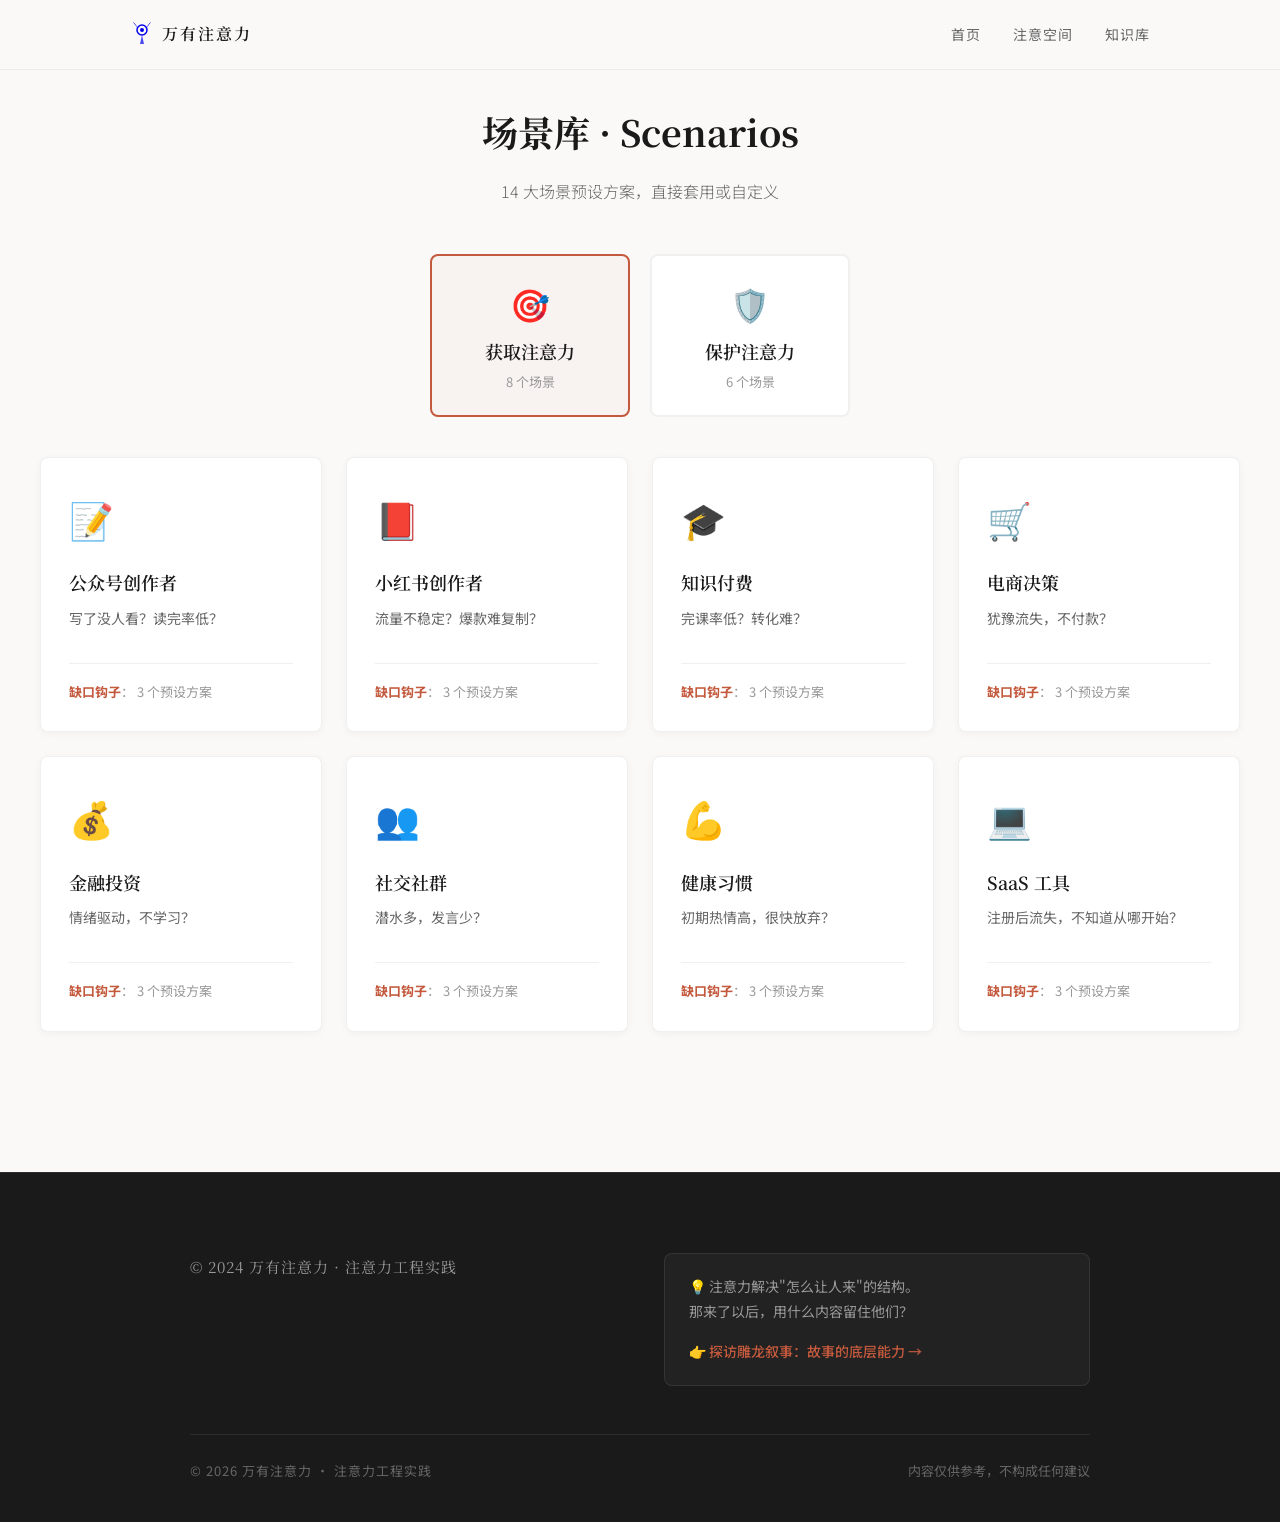
<file: index.html>
<!DOCTYPE html>
<html lang="zh-CN">
<head>
  <meta charset="UTF-8">
  <meta name="viewport" content="width=device-width, initial-scale=1.0">
  <title>场景库 · 万有注意力</title>
  <meta name="description" content="注意力工程场景库 - 14 大场景预设方案">
  <link href="https://fonts.googleapis.com/css2?family=Noto+Serif+SC:wght@400;600;700&family=Noto+Sans+SC:wght@300;400;500;700&display=swap" rel="stylesheet">
  <link rel="stylesheet" href="css/brand-tokens.css">
  <link rel="stylesheet" href="css/style.css?v=3">
  <link rel="stylesheet" href="css/scenarios.css?v=1">
</head>
<body>

<!-- 导航栏 -->
<nav class="nav">
  <div class="nav-container">
    <div class="nav-logo">
      <a href="index.html" style="text-decoration: none; display: flex; align-items: center; gap: 8px;">
        <svg class="nav-icon" width="24" height="24" viewBox="0 0 24 24" fill="none" xmlns="http://www.w3.org/2000/svg"><circle cx="12" cy="8" r="5" stroke="currentColor" stroke-width="1.5"/><circle cx="12" cy="8" r="2" fill="currentColor"/><path d="M12 13 L10 22 L14 22 Z" fill="currentColor" opacity="0.7"/><path d="M7 5 L4 1" stroke="currentColor" stroke-width="1" stroke-linecap="round" opacity="0.5"/><path d="M17 5 L20 1" stroke="currentColor" stroke-width="1" stroke-linecap="round" opacity="0.5"/><path d="M6 3 L3.5 0.5" stroke="currentColor" stroke-width="1" stroke-linecap="round" opacity="0.3"/><path d="M18 3 L20.5 0.5" stroke="currentColor" stroke-width="1" stroke-linecap="round" opacity="0.3"/></svg>
        <span class="nav-title">万有注意力</span>
      </a>
    </div>
    <div class="nav-links">
      <a href="index.html" class="nav-link">首页</a>
      <a href="workbench.html" class="nav-link">注意空间</a>
      <a href="knowledge.html" class="nav-link">知识库</a>
    </div>
  </div>
</nav>

<!-- 场景库主体 -->
<main class="scenarios-page">
  <div class="scenarios-container">
    
    <!-- 页面标题 -->
    <div class="page-header">
      <h1>场景库 · Scenarios</h1>
      <p class="page-subtitle">14 大场景预设方案，直接套用或自定义</p>
    </div>
    
    <!-- 场景切换 Tab -->
    <div class="scenario-tabs">
      <button class="scenario-tab active" data-type="get">
        <span class="tab-icon">🎯</span>
        <span class="tab-title">获取注意力</span>
        <span class="tab-count">8 个场景</span>
      </button>
      <button class="scenario-tab" data-type="protect">
        <span class="tab-icon">🛡️</span>
        <span class="tab-title">保护注意力</span>
        <span class="tab-count">6 个场景</span>
      </button>
    </div>
    
    <!-- 获取注意力场景 -->
    <div class="scenario-grid active" id="scenario-get">
      <!-- 场景卡片由 JS 动态生成 -->
    </div>
    
    <!-- 保护注意力场景 -->
    <div class="scenario-grid" id="scenario-protect">
      <!-- 场景卡片由 JS 动态生成 -->
    </div>
    
    <!-- 场景详情弹窗 -->
    <div class="modal-overlay" id="modal-overlay" style="display: none;">
      <div class="modal-content">
        <button class="modal-close" onclick="closeModal()">×</button>
        <div class="modal-body" id="modal-body">
          <!-- 动态加载场景详情 -->
        </div>
      </div>
    </div>
    
  </div>
</main>

<!-- 页面底部 -->
<footer class="footer">
  <div class="footer-container">
    <div class="footer-grid">
      <div class="footer-col">
        <div class="footer-copyright-large">© 2024 万有注意力 · 注意力工程实践</div>
      </div>
      <div class="footer-col">
        <div class="footer-cross-promo">
          <div class="cross-promo-text">💡 注意力解决"怎么让人来"的结构。<br>那来了以后，用什么内容留住他们？</div>
          <a href="https://diaolong.mangofolio.com" class="cross-promo-link" target="_blank">👉 探访雕龙叙事：故事的底层能力 →</a>
        </div>
      </div>
    </div>
    <div class="footer-divider"></div>
    <div class="footer-bottom">
      <div class="footer-copyright">© 2026 万有注意力 · 注意力工程实践</div>
      <div class="footer-disclaimer">内容仅供参考，不构成任何建议</div>
    </div>
  </div>
</footer>

<script src="js/scenarios.js?v=1"></script>
</body>
</html>
</file>
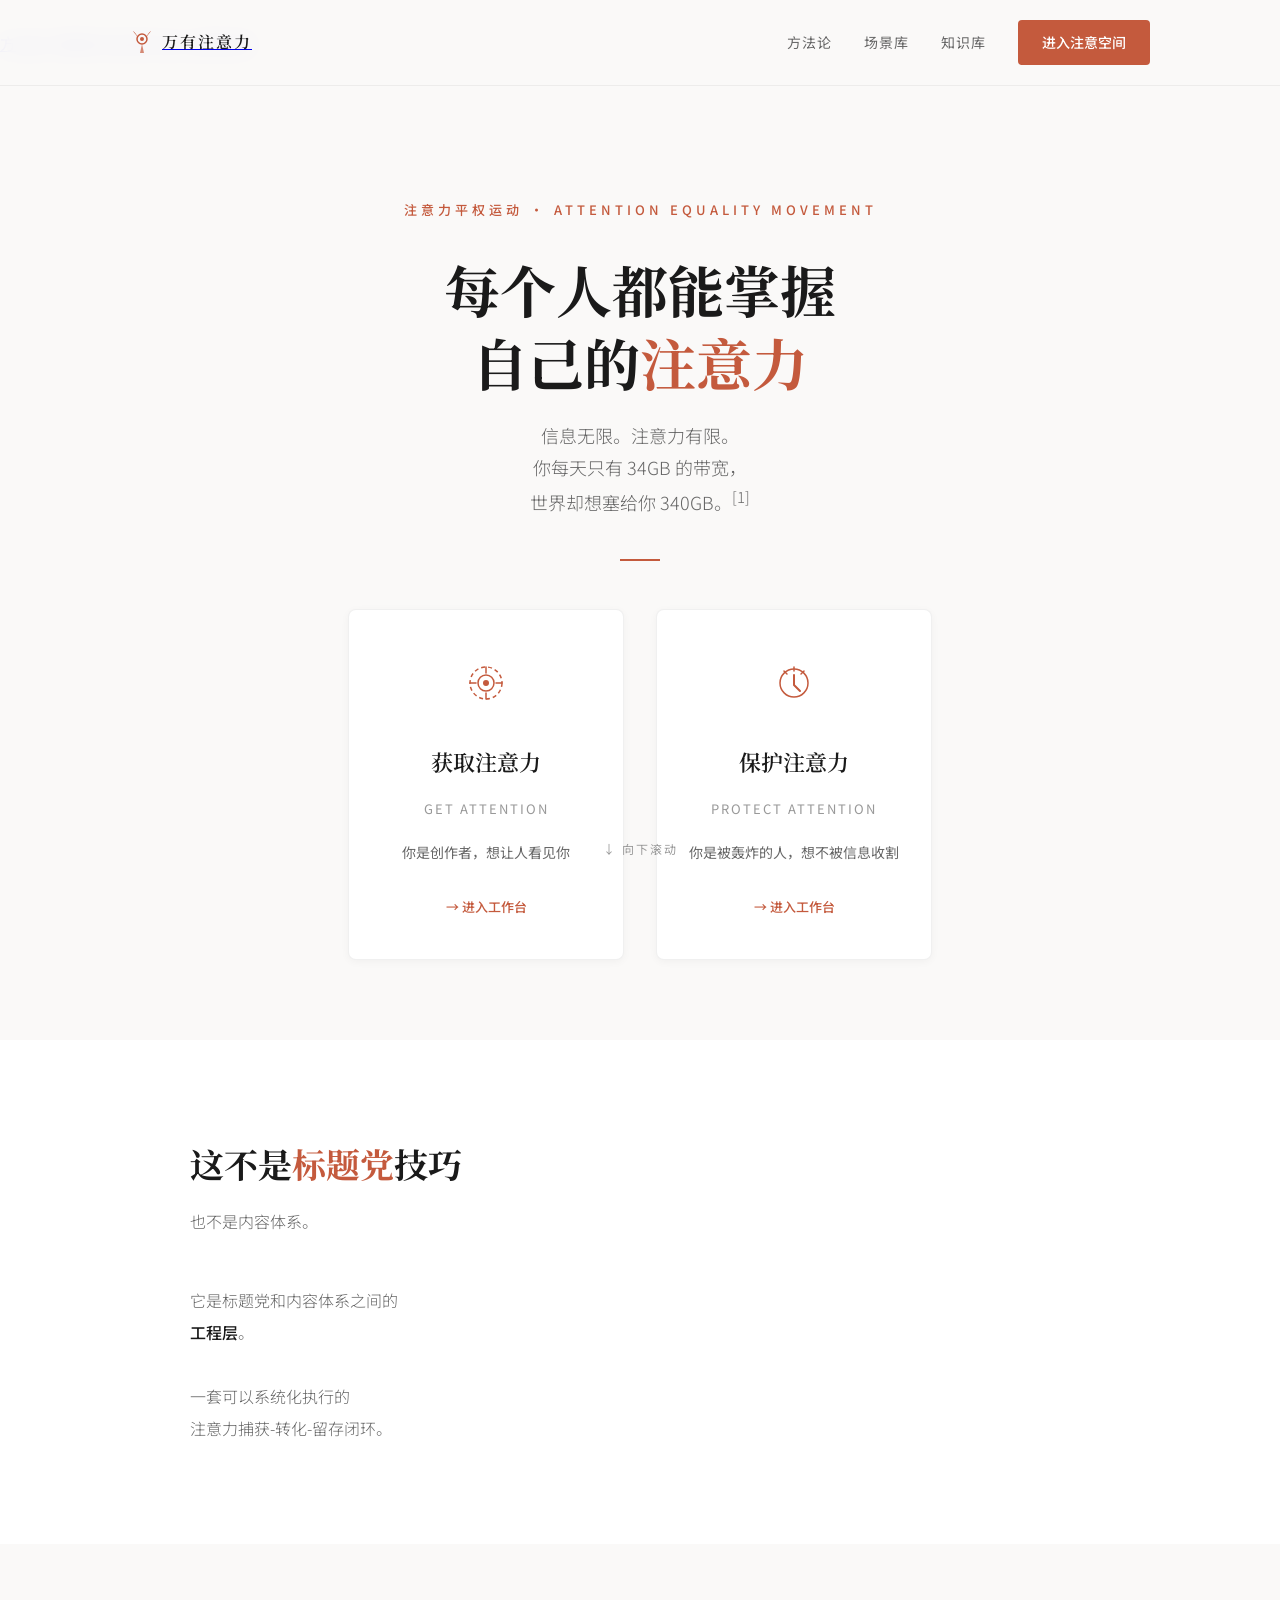
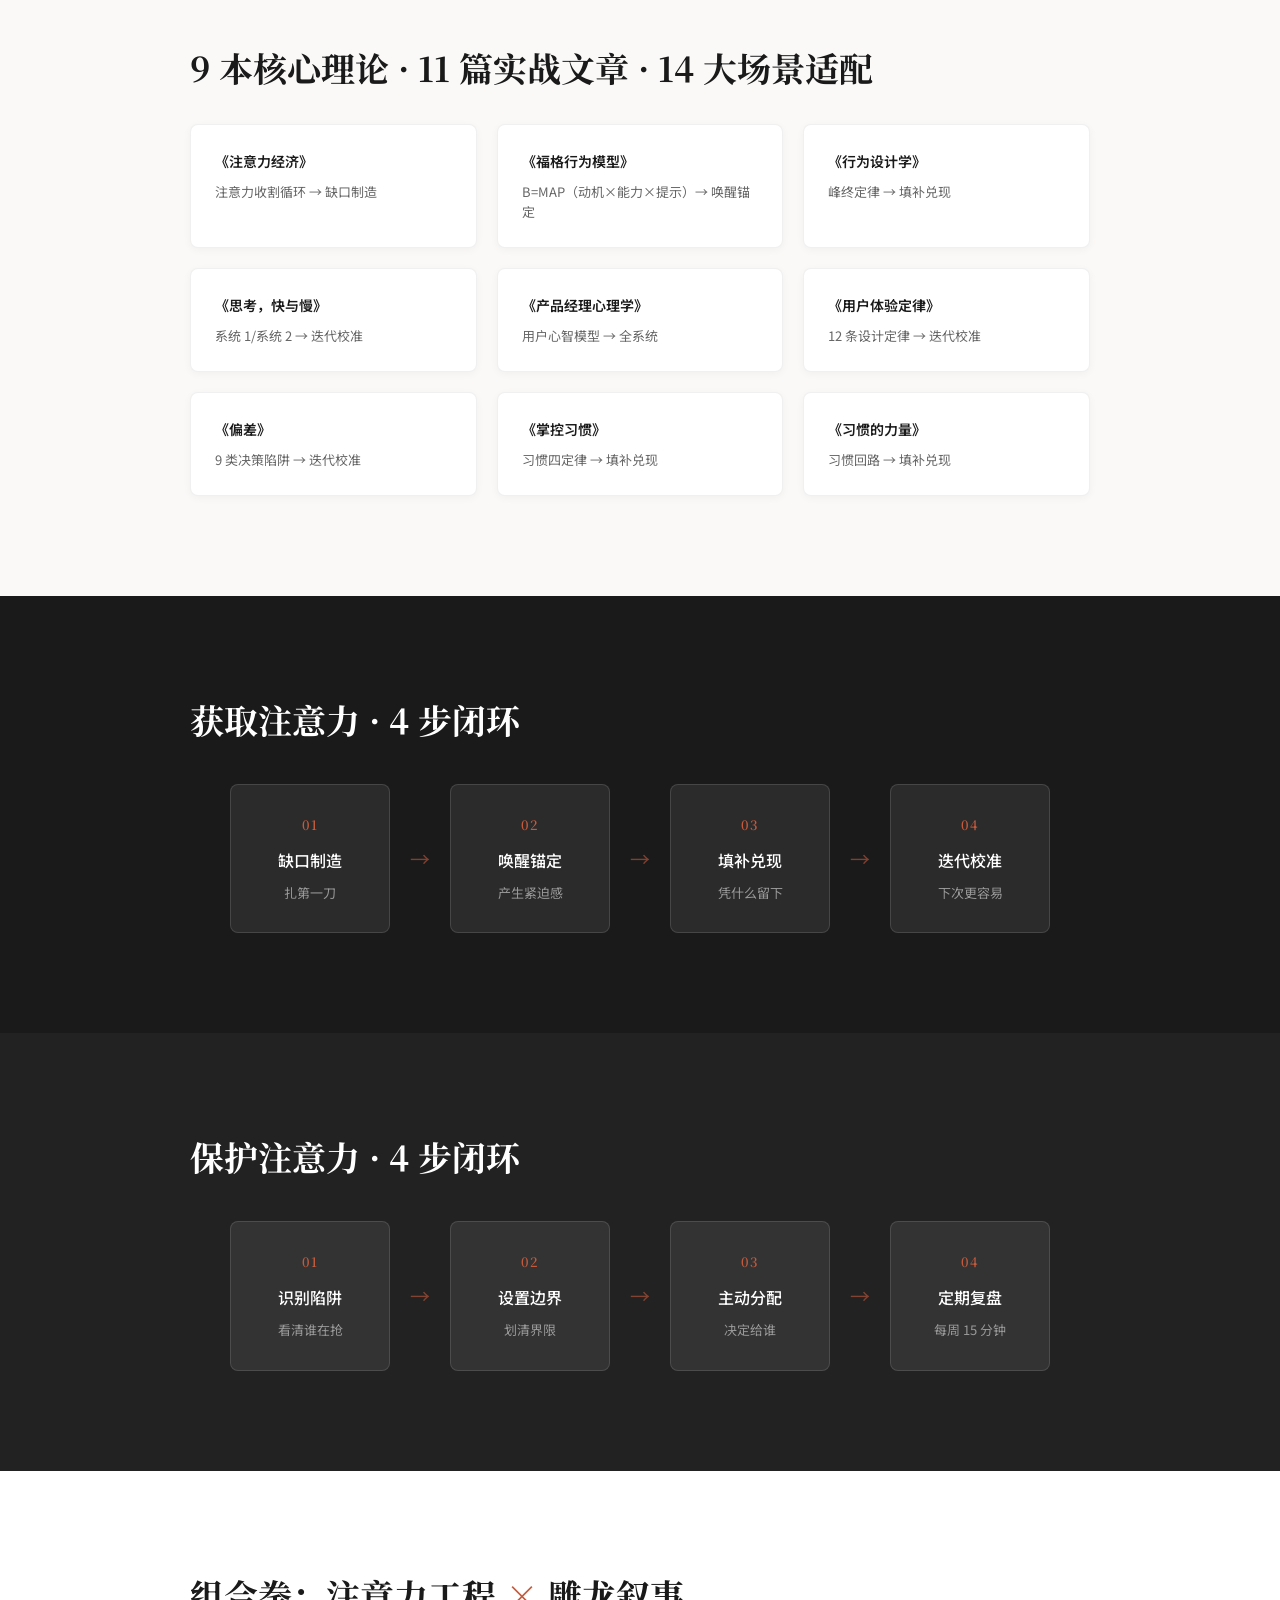
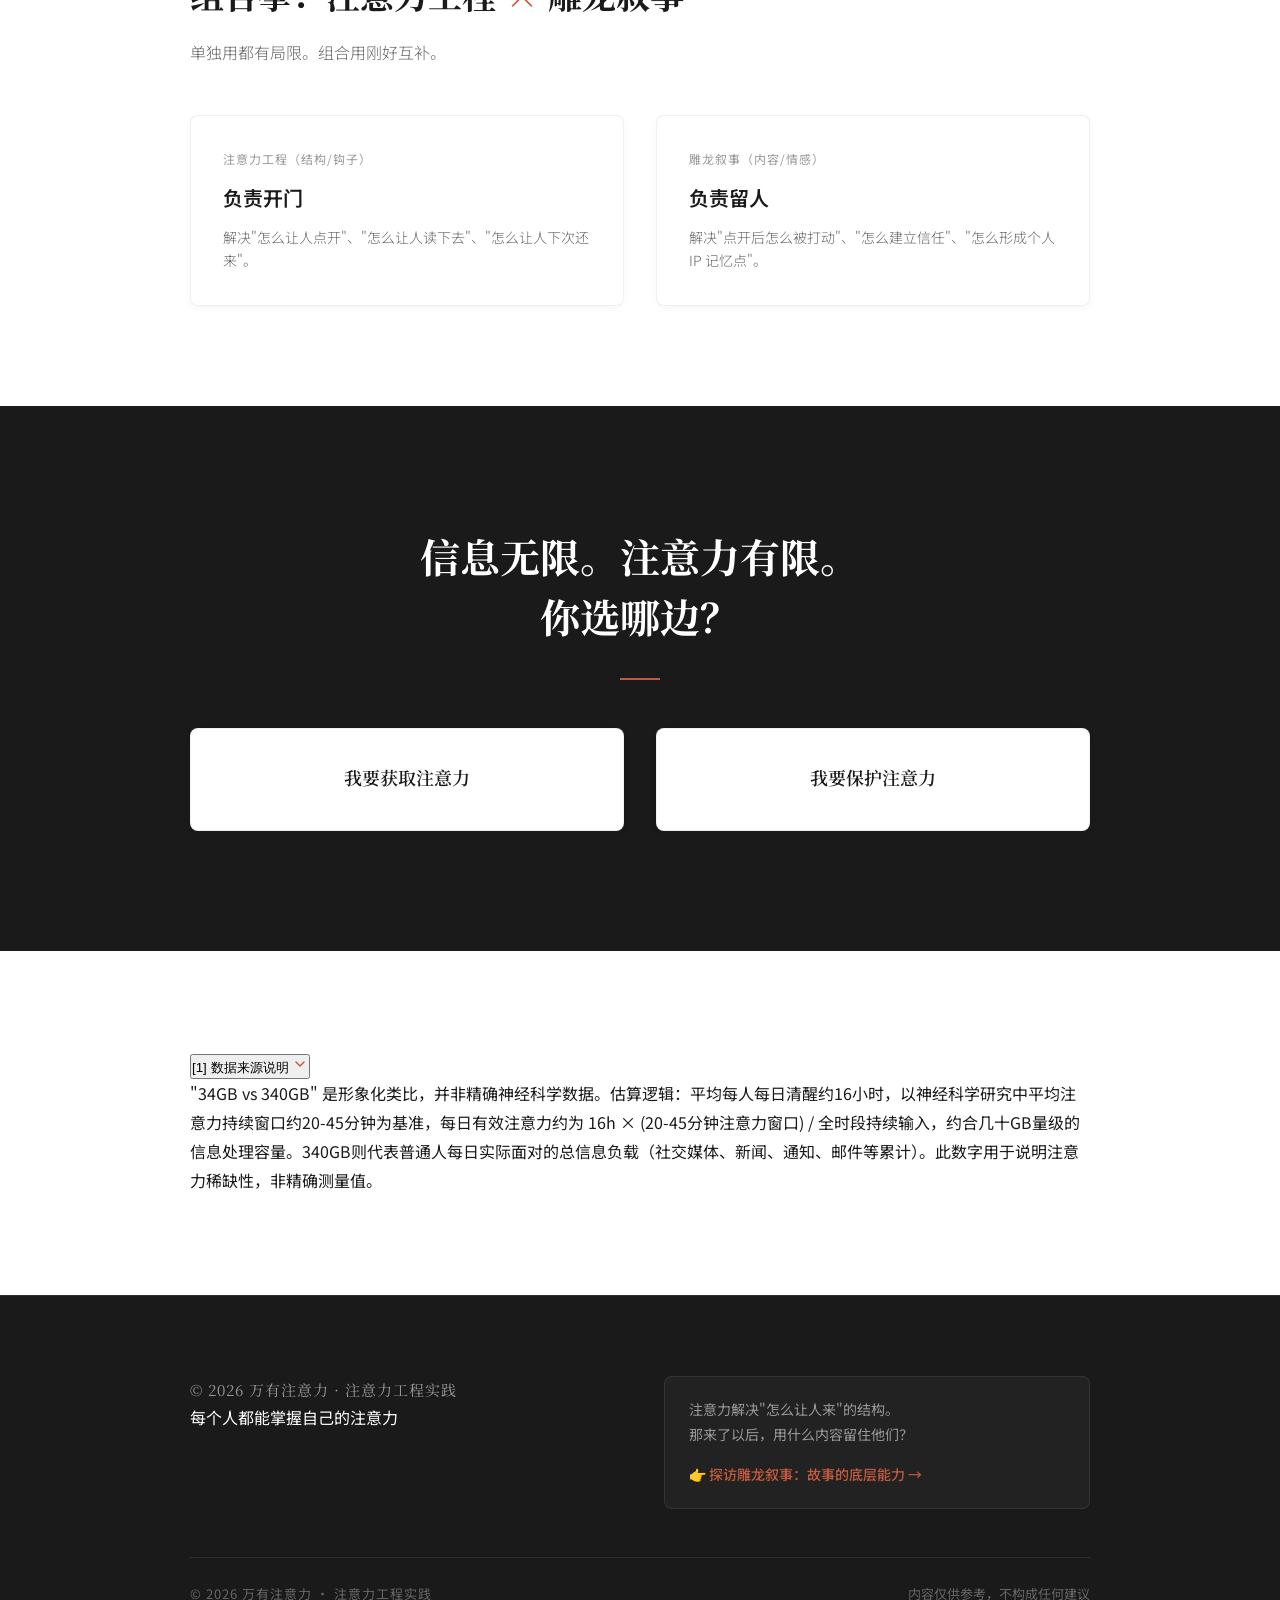
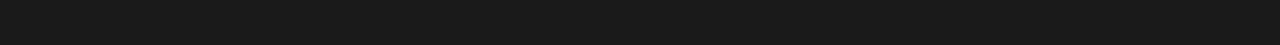
<file: website/index.html>
<!DOCTYPE html>
<html lang="zh-CN">
<head>
  <meta charset="UTF-8">
  <meta name="viewport" content="width=device-width, initial-scale=1.0">
  <title>万有注意力 · All Attention</title>
  <meta name="description" content="信息无限。注意力有限。一套可以系统化执行的注意力捕获-转化-留存闭环。">
  <meta name="keywords" content="万有注意力, 注意力工程, 注意力, 内容创作, 用户增长, 信息焦虑">
  <meta name="theme-color" content="#faf9f8">
  
  <!-- Open Graph -->
  <meta property="og:type" content="website">
  <meta property="og:title" content="万有注意力 · All Attention">
  <meta property="og:description" content="信息无限。注意力有限。">
  
  <!-- Fonts -->
  <link href="https://fonts.googleapis.com/css2?family=Noto+Serif+SC:wght@400;600;700&family=Noto+Sans+SC:wght@300;400;500;700&display=swap" rel="stylesheet">

  <!-- 品牌设计令牌（所有颜色/字体/间距 token） -->
  <link rel="stylesheet" href="/css/brand-tokens.css">
  <!-- 主样式表 -->
  <link rel="stylesheet" href="/css/style.css?v=5">
</head>
<body>

<!-- 导航栏 -->
<nav class="nav">
  <div class="nav-container">
    <a href="#" class="nav-logo">
      <!-- 探照灯 Logo SVG -->
      <svg class="nav-icon" width="24" height="24" viewBox="0 0 24 24" fill="none" xmlns="http://www.w3.org/2000/svg">
        <circle cx="12" cy="8" r="5" stroke="#c45a3d" stroke-width="1.5"/>
        <circle cx="12" cy="8" r="2" fill="#c45a3d"/>
        <path d="M12 13 L10 22 L14 22 Z" fill="#c45a3d" opacity="0.7"/>
        <path d="M7 5 L4 1" stroke="#c45a3d" stroke-width="1" stroke-linecap="round" opacity="0.5"/>
        <path d="M17 5 L20 1" stroke="#c45a3d" stroke-width="1" stroke-linecap="round" opacity="0.5"/>
        <path d="M6 3 L3.5 0.5" stroke="#c45a3d" stroke-width="1" stroke-linecap="round" opacity="0.3"/>
        <path d="M18 3 L20.5 0.5" stroke="#c45a3d" stroke-width="1" stroke-linecap="round" opacity="0.3"/>
      </svg>
      <span class="nav-title">万有注意力</span>
    </a>
    <div class="nav-links">
      <a href="#methodology" class="nav-link">方法论</a>
      <a href="/scenarios.html" class="nav-link">场景库</a>
      <a href="/knowledge.html" class="nav-link">知识库</a>
      <a href="/workbench.html" class="nav-cta">进入注意空间</a>
    </div>
  </div>
</nav>

<!-- 汉堡菜单按钮（移动端） -->
<button class="hamburger" id="hamburger" aria-label="菜单">
  <span></span>
  <span></span>
  <span></span>
</button>

<!-- 移动端菜单 -->
<div class="mobile-menu" id="mobileMenu">
  <div class="mobile-menu-inner">
    <a href="#methodology" class="mobile-link">方法论</a>
    <a href="/scenarios.html" class="mobile-link">场景库</a>
    <a href="/knowledge.html" class="mobile-link">知识库</a>
    <a href="/workbench.html" class="mobile-link mobile-cta">进入注意空间</a>
  </div>
</div>

<!-- Hero -->
<section class="hero">
  <div class="hero-content">
    <div class="hero-tagline">注意力平权运动 · Attention Equality Movement</div>
    <h1>每个人都能掌握<br>自己的<em>注意力</em></h1>
    <div class="hero-subtitle">
      信息无限。注意力有限。<br>
      你每天只有 34GB 的带宽，<br>
      世界却想塞给你 340GB。<sup class="source-note">[1]</sup>
    </div>
    <div class="hero-divider"></div>
    
    <!-- 双引擎入口 -->
    <div class="dual-engines">
      <a href="workbench.html?type=get" class="engine-card">
        <div class="engine-icon">
          <svg width="40" height="40" viewBox="0 0 40 40" fill="none" xmlns="http://www.w3.org/2000/svg">
            <circle cx="20" cy="20" r="16" stroke="#c45a3d" stroke-width="1.5" stroke-dasharray="4 3"/>
            <circle cx="20" cy="20" r="8" stroke="#c45a3d" stroke-width="1.5"/>
            <circle cx="20" cy="20" r="3" fill="#c45a3d"/>
            <path d="M20 4 L20 10" stroke="#c45a3d" stroke-width="1.5" stroke-linecap="round"/>
            <path d="M20 30 L20 36" stroke="#c45a3d" stroke-width="1.5" stroke-linecap="round"/>
            <path d="M4 20 L10 20" stroke="#c45a3d" stroke-width="1.5" stroke-linecap="round"/>
            <path d="M30 20 L36 20" stroke="#c45a3d" stroke-width="1.5" stroke-linecap="round"/>
          </svg>
        </div>
        <div class="engine-title">获取注意力</div>
        <div class="engine-subtitle">Get Attention</div>
        <div class="engine-desc">你是创作者，想让人看见你</div>
        <div class="engine-cta">→ 进入工作台</div>
      </a>
      <a href="workbench.html?type=protect" class="engine-card">
        <div class="engine-icon">
          <svg width="40" height="40" viewBox="0 0 40 40" fill="none" xmlns="http://www.w3.org/2000/svg">
            <path d="M20 4 L20 8" stroke="#c45a3d" stroke-width="1.5" stroke-linecap="round"/>
            <path d="M10 8 L13 11" stroke="#c45a3d" stroke-width="1.5" stroke-linecap="round"/>
            <path d="M30 8 L27 11" stroke="#c45a3d" stroke-width="1.5" stroke-linecap="round"/>
            <circle cx="20" cy="20" r="14" stroke="#c45a3d" stroke-width="1.5"/>
            <path d="M20 12 L20 22 L26 28" stroke="#c45a3d" stroke-width="2" stroke-linecap="round" stroke-linejoin="round"/>
          </svg>
        </div>
        <div class="engine-title">保护注意力</div>
        <div class="engine-subtitle">Protect Attention</div>
        <div class="engine-desc">你是被轰炸的人，想不被信息收割</div>
        <div class="engine-cta">→ 进入工作台</div>
      </a>
    </div>
  </div>
  <div class="scroll-hint">↓ 向下滚动</div>
</section>

<!-- 定位澄清 -->
<section class="section section-light" id="positioning">
  <div class="section-content">
    <h2 class="section-title">这不是<em>标题党</em>技巧</h2>
    <div class="section-subtitle">也不是内容体系。</div>
    <div class="body-text">
      它是标题党和内容体系之间的<br>
      <strong>工程层</strong>。<br><br>
      一套可以系统化执行的<br>
      注意力捕获-转化-留存闭环。
    </div>
  </div>
</section>

<!-- 信任背书 -->
<section class="section section-books" id="books">
  <div class="section-content">
    <h2 class="section-title">9 本核心理论 · 11 篇实战文章 · 14 大场景适配</h2>
    <div class="books-grid">
      <div class="book-card">
        <div class="book-title">《注意力经济》</div>
        <div class="book-method">注意力收割循环 → 缺口制造</div>
      </div>
      <div class="book-card">
        <div class="book-title">《福格行为模型》</div>
        <div class="book-method">B=MAP（动机×能力×提示）→ 唤醒锚定</div>
      </div>
      <div class="book-card">
        <div class="book-title">《行为设计学》</div>
        <div class="book-method">峰终定律 → 填补兑现</div>
      </div>
      <div class="book-card">
        <div class="book-title">《思考，快与慢》</div>
        <div class="book-method">系统 1/系统 2 → 迭代校准</div>
      </div>
      <div class="book-card">
        <div class="book-title">《产品经理心理学》</div>
        <div class="book-method">用户心智模型 → 全系统</div>
      </div>
      <div class="book-card">
        <div class="book-title">《用户体验定律》</div>
        <div class="book-method">12 条设计定律 → 迭代校准</div>
      </div>
      <div class="book-card">
        <div class="book-title">《偏差》</div>
        <div class="book-method">9 类决策陷阱 → 迭代校准</div>
      </div>
      <div class="book-card">
        <div class="book-title">《掌控习惯》</div>
        <div class="book-method">习惯四定律 → 填补兑现</div>
      </div>
      <div class="book-card">
        <div class="book-title">《习惯的力量》</div>
        <div class="book-method">习惯回路 → 填补兑现</div>
      </div>
    </div>
  </div>
</section>

<!-- 方法论预览 -->
<section class="section section-dark" id="methodology">
  <div class="section-content">
    <h2 class="section-title">获取注意力 · 4 步闭环</h2>
    <div class="framework-flow">
      <div class="flow-step">
        <div class="flow-num">01</div>
        <div class="flow-title">缺口制造</div>
        <div class="flow-desc">扎第一刀</div>
      </div>
      <div class="flow-arrow">→</div>
      <div class="flow-step">
        <div class="flow-num">02</div>
        <div class="flow-title">唤醒锚定</div>
        <div class="flow-desc">产生紧迫感</div>
      </div>
      <div class="flow-arrow">→</div>
      <div class="flow-step">
        <div class="flow-num">03</div>
        <div class="flow-title">填补兑现</div>
        <div class="flow-desc">凭什么留下</div>
      </div>
      <div class="flow-arrow">→</div>
      <div class="flow-step">
        <div class="flow-num">04</div>
        <div class="flow-title">迭代校准</div>
        <div class="flow-desc">下次更容易</div>
      </div>
    </div>
  </div>
</section>

<section class="section section-dark section-alt">
  <div class="section-content">
    <h2 class="section-title">保护注意力 · 4 步闭环</h2>
    <div class="framework-flow">
      <div class="flow-step">
        <div class="flow-num">01</div>
        <div class="flow-title">识别陷阱</div>
        <div class="flow-desc">看清谁在抢</div>
      </div>
      <div class="flow-arrow">→</div>
      <div class="flow-step">
        <div class="flow-num">02</div>
        <div class="flow-title">设置边界</div>
        <div class="flow-desc">划清界限</div>
      </div>
      <div class="flow-arrow">→</div>
      <div class="flow-step">
        <div class="flow-num">03</div>
        <div class="flow-title">主动分配</div>
        <div class="flow-desc">决定给谁</div>
      </div>
      <div class="flow-arrow">→</div>
      <div class="flow-step">
        <div class="flow-num">04</div>
        <div class="flow-title">定期复盘</div>
        <div class="flow-desc">每周 15 分钟</div>
      </div>
    </div>
  </div>
</section>

<!-- 组合拳 -->
<section class="section section-light" id="combo">
  <div class="section-content">
    <h2 class="section-title">组合拳：注意力工程 <em>×</em> 雕龙叙事</h2>
    <div class="section-subtitle">单独用都有局限。组合用刚好互补。</div>
    <div class="combo-grid">
      <div class="combo-card">
        <div class="combo-label">注意力工程（结构/钩子）</div>
        <div class="combo-title">负责开门</div>
        <div class="combo-desc">解决"怎么让人点开"、"怎么让人读下去"、"怎么让人下次还来"。</div>
      </div>
      <div class="combo-card">
        <div class="combo-label">雕龙叙事（内容/情感）</div>
        <div class="combo-title">负责留人</div>
        <div class="combo-desc">解决"点开后怎么被打动"、"怎么建立信任"、"怎么形成个人 IP 记忆点"。</div>
      </div>
    </div>
  </div>
</section>

<!-- CTA 回收 -->
<section class="section section-hero" id="cta">
  <div class="section-content">
    <h2>信息无限。注意力有限。<br>你选哪边？</h2>
    <div class="cta-divider"></div>
    <div class="dual-engines">
      <a href="workbench.html?type=get" class="engine-card engine-cta-card">
        <div class="engine-title">我要获取注意力</div>
      </a>
      <a href="workbench.html?type=protect" class="engine-card engine-cta-card">
        <div class="engine-title">我要保护注意力</div>
      </a>
    </div>
  </div>
</section>

<!-- 数据来源说明（折叠） -->
<section class="section section-light source-section">
  <div class="section-content">
    <button class="source-toggle" id="sourceToggle">
      <span>[1] 数据来源说明</span>
      <svg width="16" height="16" viewBox="0 0 16 16" fill="none"><path d="M4 6 L8 10 L12 6" stroke="#c45a3d" stroke-width="1.5" stroke-linecap="round"/></svg>
    </button>
    <div class="source-content" id="sourceContent">
      <p class="source-text">"34GB vs 340GB" 是形象化类比，并非精确神经科学数据。估算逻辑：平均每人每日清醒约16小时，以神经科学研究中平均注意力持续窗口约20-45分钟为基准，每日有效注意力约为 16h × (20-45分钟注意力窗口) / 全时段持续输入，约合几十GB量级的信息处理容量。340GB则代表普通人每日实际面对的总信息负载（社交媒体、新闻、通知、邮件等累计）。此数字用于说明注意力稀缺性，非精确测量值。</p>
    </div>
  </div>
</section>

<!-- 页面底部 -->
<footer class="footer">
  <div class="footer-container">
    <div class="footer-grid">
      <div class="footer-col">
        <div class="footer-copyright-large">© 2026 万有注意力 · 注意力工程实践</div>
        <div class="footer-sub">每个人都能掌握自己的注意力</div>
      </div>
      <div class="footer-col">
        <div class="footer-cross-promo">
          <div class="cross-promo-text">注意力解决"怎么让人来"的结构。<br>那来了以后，用什么内容留住他们？</div>
          <a href="https://diaolong.mangofolio.com" class="cross-promo-link" target="_blank">👉 探访雕龙叙事：故事的底层能力 →</a>
        </div>
      </div>
    </div>
    <div class="footer-divider"></div>
    <div class="footer-bottom">
      <div class="footer-copyright">© 2026 万有注意力 · 注意力工程实践</div>
      <div class="footer-disclaimer">内容仅供参考，不构成任何建议</div>
    </div>
  </div>
</footer>

<script src="/js/main.js"></script>
</body>
</html>
</file>
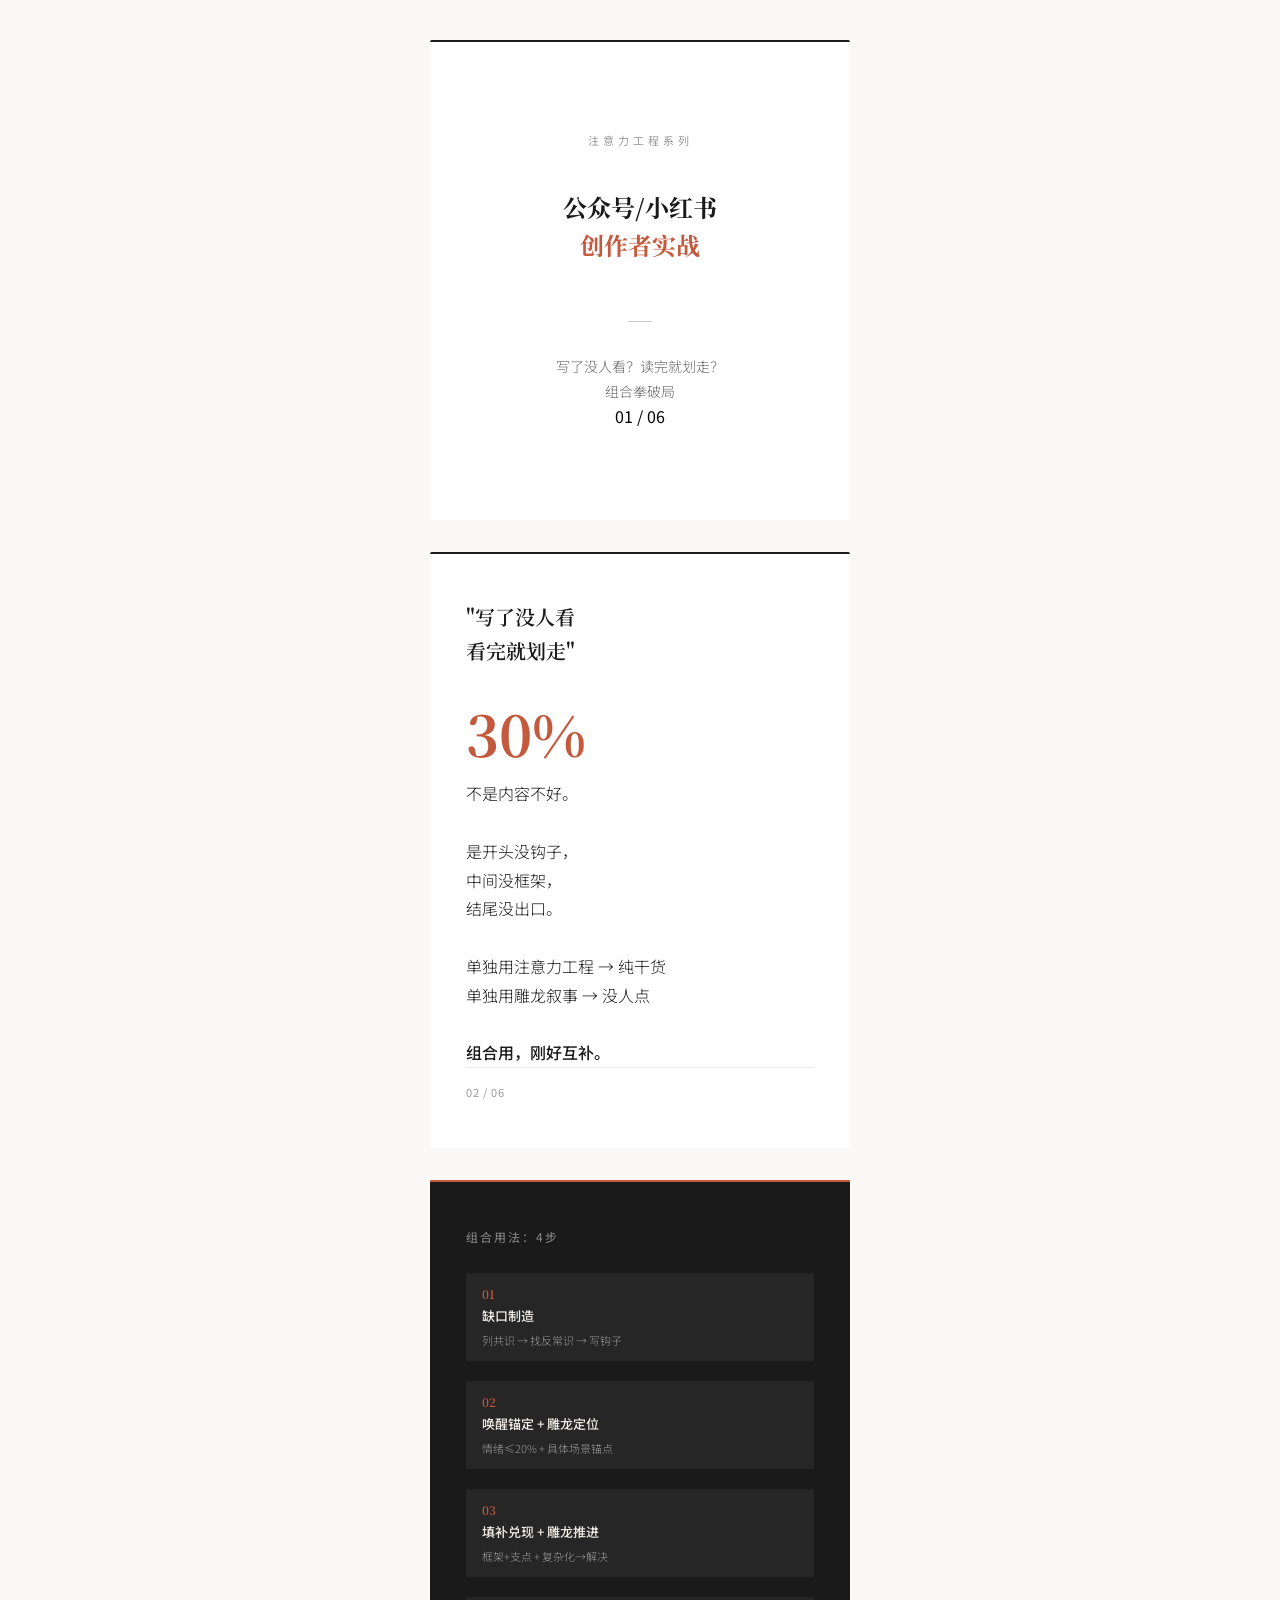
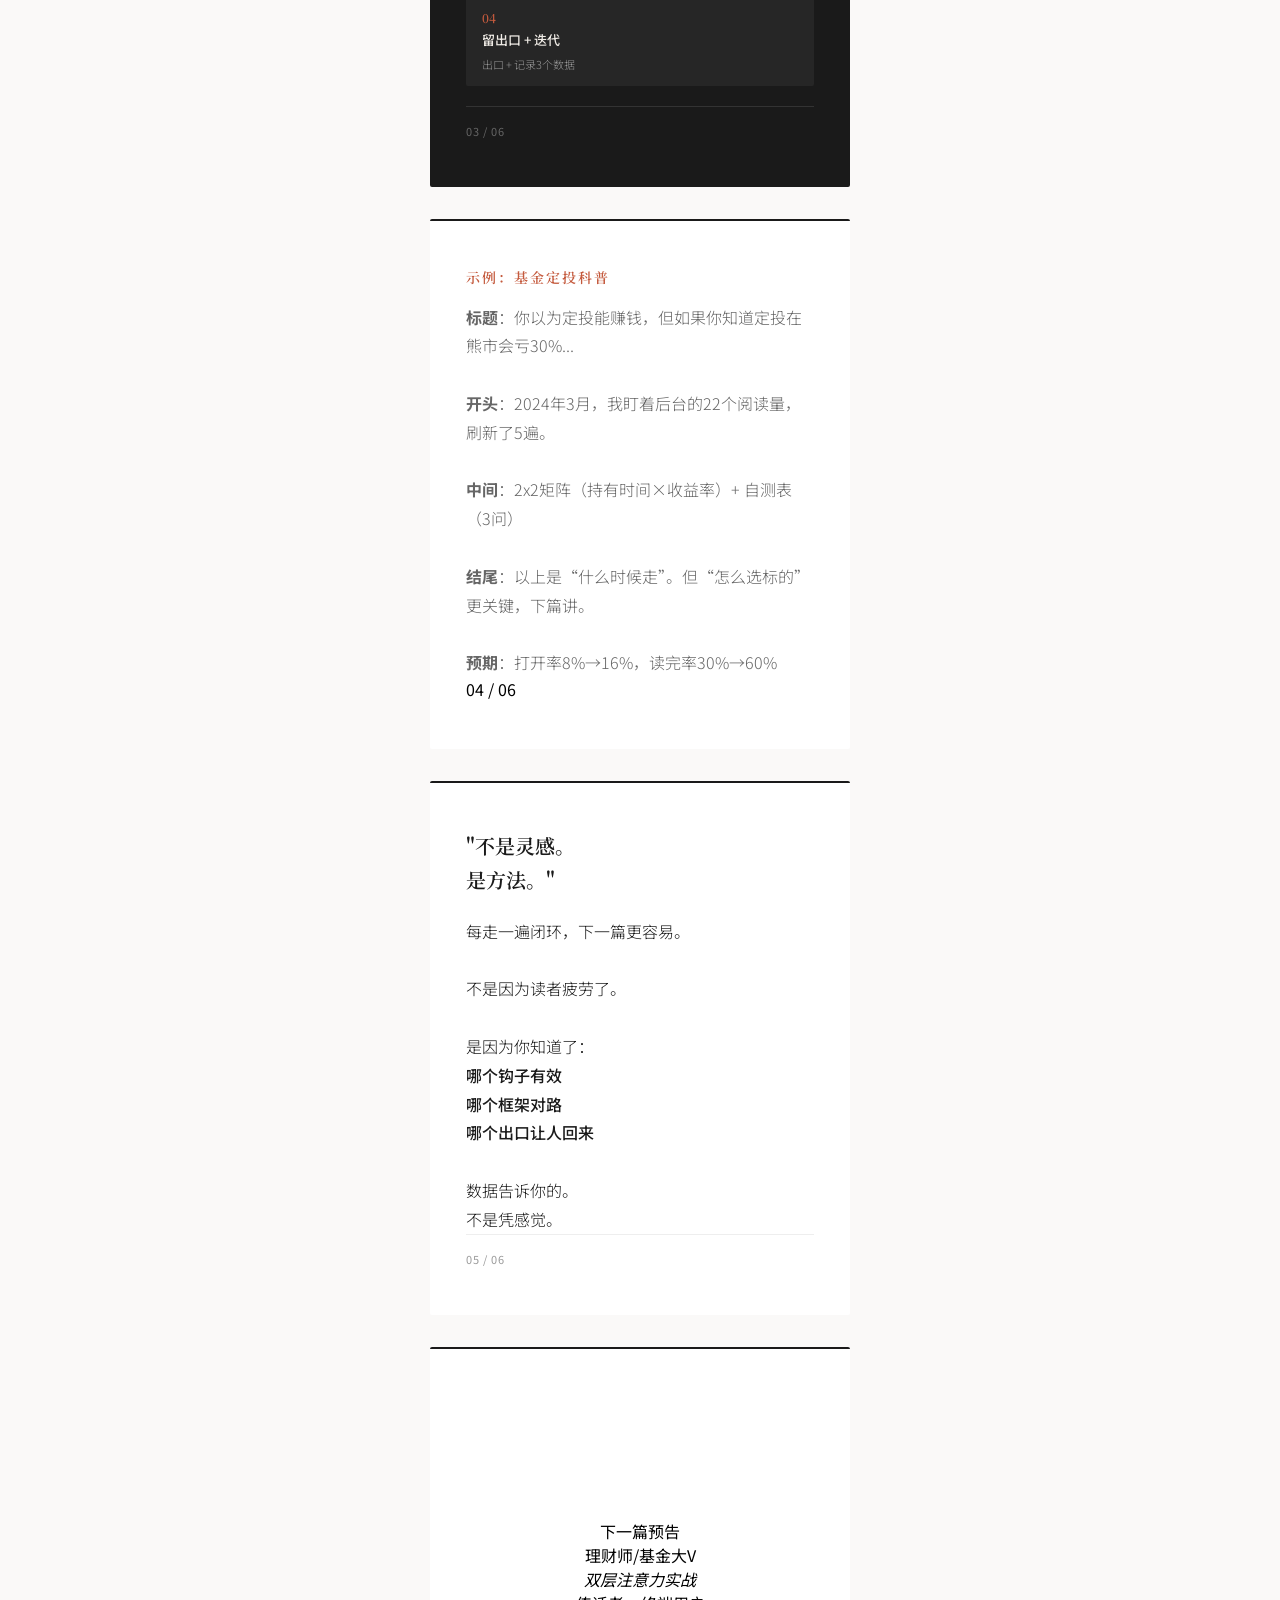
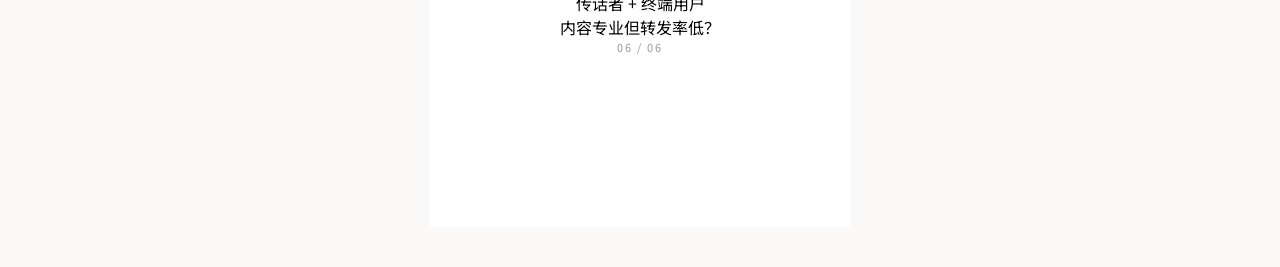
<file: attention-p7-cards-v5.html>
<!DOCTYPE html>
<html lang="zh-CN">
<head>
<meta charset="UTF-8">
<meta name="viewport" content="width=device-width, initial-scale=1.0">
<title>注意力工程 · 第7篇</title>
<link rel="stylesheet" href="css/brand-tokens.css">
  <link rel="stylesheet" href="css/p7-cards.css">
</head>
<body>

<!-- Card 1: Cover -->
<div class="card card-cover">
  <div class="series">注意力工程系列</div>
  <div class="main-title">公众号/小红书<br><em>创作者实战</em></div>
  <div class="divider"></div>
  <div class="subtitle">写了没人看？读完就划走？<br>组合拳破局</div>
  <div class="page-num">01 / 06</div>
</div>

<!-- Card 2: The Pain -->
<div class="card card-content">
  <div class="quote">"写了没人看<br>看完就划走"</div>
  <div class="number">30%</div>
  <div class="body">
    不是内容不好。<br><br>
    是开头没钩子，<br>
    中间没框架，<br>
    结尾没出口。<br><br>
    单独用注意力工程 → 纯干货<br>
    单独用雕龙叙事 → 没人点<br><br>
    <strong>组合用，刚好互补。</strong>
  </div>
  <div class="footnote">02 / 06</div>
</div>

<!-- Card 3: The Combo (dark) -->
<div class="card card-framework card-dark">
  <div class="framework-title" style="color:#888;">组合用法：4步</div>
  <div class="framework-item" style="background:rgba(255,255,255,0.05);">
    <div class="num">01</div>
    <div class="title" style="color:#f0ece6;">缺口制造</div>
    <div class="desc" style="color:#999;">列共识 → 找反常识 → 写钩子</div>
  </div>
  <div class="framework-item" style="background:rgba(255,255,255,0.05);">
    <div class="num">02</div>
    <div class="title" style="color:#f0ece6;">唤醒锚定 + 雕龙定位</div>
    <div class="desc" style="color:#999;">情绪≤20% + 具体场景锚点</div>
  </div>
  <div class="framework-item" style="background:rgba(255,255,255,0.05);">
    <div class="num">03</div>
    <div class="title" style="color:#f0ece6;">填补兑现 + 雕龙推进</div>
    <div class="desc" style="color:#999;">框架+支点 + 复杂化→解决</div>
  </div>
  <div class="framework-item" style="background:rgba(255,255,255,0.05);">
    <div class="num">04</div>
    <div class="title" style="color:#f0ece6;">留出口 + 迭代</div>
    <div class="desc" style="color:#999;">出口 + 记录3个数据</div>
  </div>
  <div class="footnote" style="color:#666;border-color:#333;">03 / 06</div>
</div>

<!-- Card 4: Example -->
<div class="card card-scenario">
  <div class="scenario-title">示例：基金定投科普</div>
  <div class="scenario-body">
    <strong>标题</strong>：你以为定投能赚钱，但如果你知道定投在熊市会亏30%...<br><br>
    <strong>开头</strong>：2024年3月，我盯着后台的22个阅读量，刷新了5遍。<br><br>
    <strong>中间</strong>：2x2矩阵（持有时间×收益率）+ 自测表（3问）<br><br>
    <strong>结尾</strong>：以上是“什么时候走”。但“怎么选标的”更关键，下篇讲。<br><br>
    <strong>预期</strong>：打开率8%→16%，读完率30%→60%
  </div>
  <div class="footnote">04 / 06</div>
</div>

<!-- Card 5: Key Principle -->
<div class="card card-content">
  <div class="quote">"不是灵感。<br>是方法。"</div>
  <div class="body">
    每走一遍闭环，下一篇更容易。<br><br>
    不是因为读者疲劳了。<br><br>
    是因为你知道了：<br>
    <strong>哪个钩子有效</strong><br>
    <strong>哪个框架对路</strong><br>
    <strong>哪个出口让人回来</strong><br><br>
    数据告诉你的。<br>
    不是凭感觉。
  </div>
  <div class="footnote">05 / 06</div>
</div>

<!-- Card 6: Next -->
<div class="card card-ending">
  <div class="next-label">下一篇预告</div>
  <div class="next-title">理财师/基金大V<br><em>双层注意力实战</em></div>
  <div class="divider"></div>
  <div class="cta">传话者 + 终端用户<br>内容专业但转发率低？</div>
  <div class="page-num">06 / 06</div>
</div>

</body>
</html>
</file>
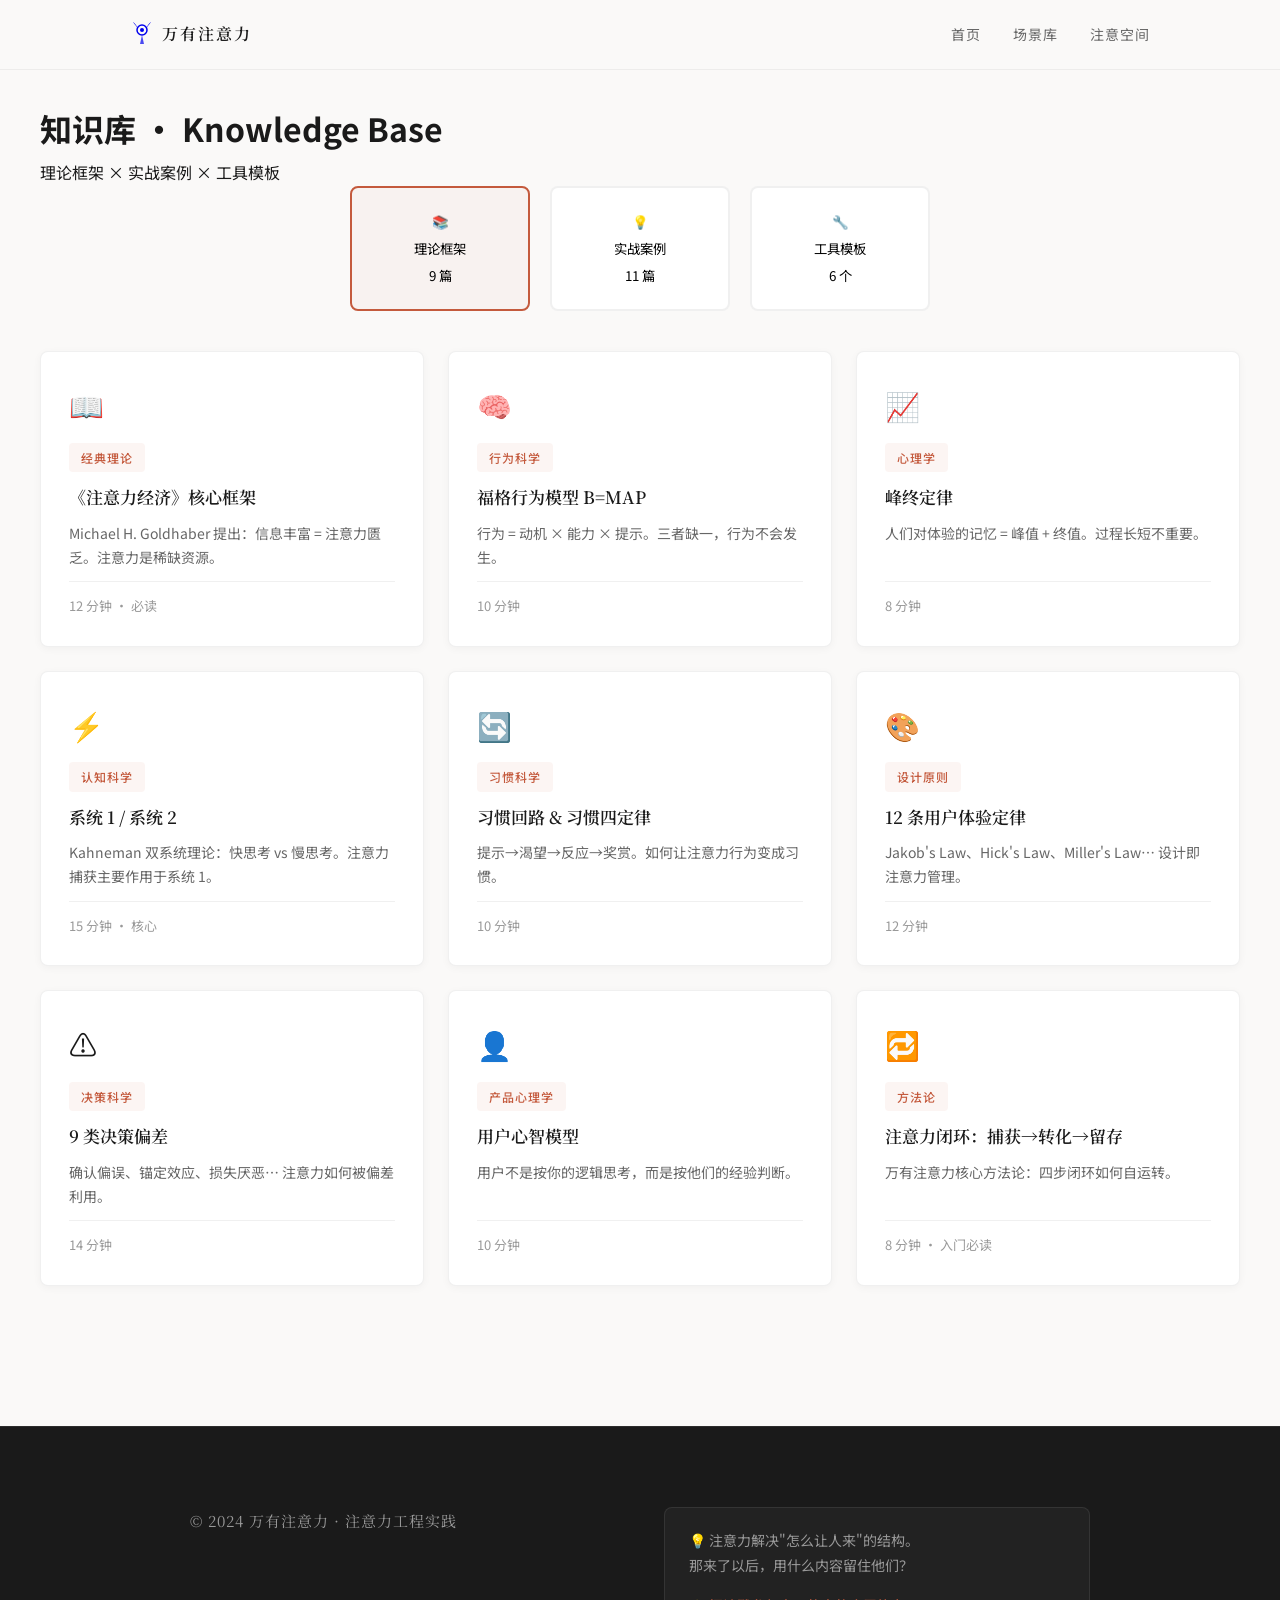
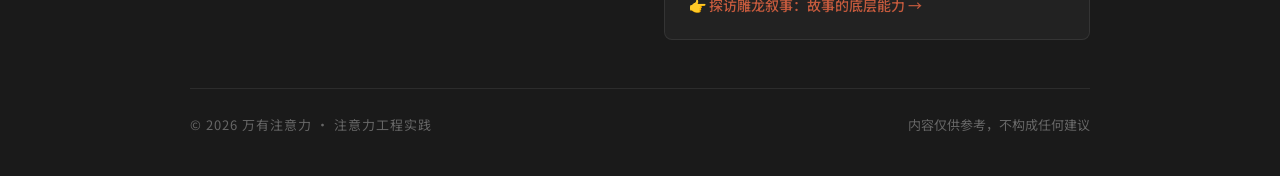
<file: knowledge.html>
<!DOCTYPE html>
<html lang="zh-CN">
<head>
  <meta charset="UTF-8">
  <meta name="viewport" content="width=device-width, initial-scale=1.0">
  <title>知识库 · 万有注意力</title>
  <meta name="description" content="注意力工程知识库 - 理论框架、实战案例、工具模板">
  <link href="https://fonts.googleapis.com/css2?family=Noto+Serif+SC:wght@400;600;700&family=Noto+Sans+SC:wght@300;400;500;700&display=swap" rel="stylesheet">
  <link rel="stylesheet" href="css/brand-tokens.css">
  <link rel="stylesheet" href="css/style.css?v=3">
  <link rel="stylesheet" href="css/knowledge.css">
</head>
<body>

<!-- 导航栏 -->
<nav class="nav">
  <div class="nav-container">
    <div class="nav-logo">
      <a href="index.html" style="text-decoration: none; display: flex; align-items: center; gap: 8px;">
        <svg class="nav-icon" width="24" height="24" viewBox="0 0 24 24" fill="none" xmlns="http://www.w3.org/2000/svg"><circle cx="12" cy="8" r="5" stroke="currentColor" stroke-width="1.5"/><circle cx="12" cy="8" r="2" fill="currentColor"/><path d="M12 13 L10 22 L14 22 Z" fill="currentColor" opacity="0.7"/><path d="M7 5 L4 1" stroke="currentColor" stroke-width="1" stroke-linecap="round" opacity="0.5"/><path d="M17 5 L20 1" stroke="currentColor" stroke-width="1" stroke-linecap="round" opacity="0.5"/><path d="M6 3 L3.5 0.5" stroke="currentColor" stroke-width="1" stroke-linecap="round" opacity="0.3"/><path d="M18 3 L20.5 0.5" stroke="currentColor" stroke-width="1" stroke-linecap="round" opacity="0.3"/></svg>
        <span class="nav-title">万有注意力</span>
      </a>
    </div>
    <div class="nav-links">
      <a href="index.html" class="nav-link">首页</a>
      <a href="scenarios.html" class="nav-link">场景库</a>
      <a href="workbench.html" class="nav-link">注意空间</a>
    </div>
  </div>
</nav>

<!-- 知识库主体 -->
<main class="knowledge-page">
  <div class="knowledge-container">
    
    <!-- 页面标题 -->
    <div class="page-header">
      <h1>知识库 · Knowledge Base</h1>
      <p class="page-subtitle">理论框架 × 实战案例 × 工具模板</p>
    </div>
    
    <!-- 分类 Tab -->
    <div class="knowledge-tabs">
      <button class="knowledge-tab active" data-category="theory">
        <span class="tab-icon">📚</span>
        <span class="tab-title">理论框架</span>
        <span class="tab-count">9 篇</span>
      </button>
      <button class="knowledge-tab" data-category="cases">
        <span class="tab-icon">💡</span>
        <span class="tab-title">实战案例</span>
        <span class="tab-count">11 篇</span>
      </button>
      <button class="knowledge-tab" data-category="tools">
        <span class="tab-icon">🔧</span>
        <span class="tab-title">工具模板</span>
        <span class="tab-count">6 个</span>
      </button>
    </div>
    
    <!-- 理论框架 -->
    <div class="knowledge-grid active" id="knowledge-theory">
      <div class="knowledge-card" onclick="openArticle('theory', 'attention-economy')">
        <div class="card-icon">📖</div>
        <div class="card-tag">经典理论</div>
        <div class="card-title">《注意力经济》核心框架</div>
        <div class="card-desc">Michael H. Goldhaber 提出：信息丰富 = 注意力匮乏。注意力是稀缺资源。</div>
        <div class="card-meta">12 分钟 · 必读</div>
      </div>
      
      <div class="knowledge-card" onclick="openArticle('theory', 'fogg-behavior')">
        <div class="card-icon">🧠</div>
        <div class="card-tag">行为科学</div>
        <div class="card-title">福格行为模型 B=MAP</div>
        <div class="card-desc">行为 = 动机 × 能力 × 提示。三者缺一，行为不会发生。</div>
        <div class="card-meta">10 分钟</div>
      </div>
      
      <div class="knowledge-card" onclick="openArticle('theory', 'peak-end')">
        <div class="card-icon">📈</div>
        <div class="card-tag">心理学</div>
        <div class="card-title">峰终定律</div>
        <div class="card-desc">人们对体验的记忆 = 峰值 + 终值。过程长短不重要。</div>
        <div class="card-meta">8 分钟</div>
      </div>
      
      <div class="knowledge-card" onclick="openArticle('theory', 'thinking-fast-slow')">
        <div class="card-icon">⚡</div>
        <div class="card-tag">认知科学</div>
        <div class="card-title">系统 1 / 系统 2</div>
        <div class="card-desc">Kahneman 双系统理论：快思考 vs 慢思考。注意力捕获主要作用于系统 1。</div>
        <div class="card-meta">15 分钟 · 核心</div>
      </div>
      
      <div class="knowledge-card" onclick="openArticle('theory', 'habit-loop')">
        <div class="card-icon">🔄</div>
        <div class="card-tag">习惯科学</div>
        <div class="card-title">习惯回路 & 习惯四定律</div>
        <div class="card-desc">提示→渴望→反应→奖赏。如何让注意力行为变成习惯。</div>
        <div class="card-meta">10 分钟</div>
      </div>
      
      <div class="knowledge-card" onclick="openArticle('theory', 'ux-laws')">
        <div class="card-icon">🎨</div>
        <div class="card-tag">设计原则</div>
        <div class="card-title">12 条用户体验定律</div>
        <div class="card-desc">Jakob's Law、Hick's Law、Miller's Law… 设计即注意力管理。</div>
        <div class="card-meta">12 分钟</div>
      </div>
      
      <div class="knowledge-card" onclick="openArticle('theory', 'biases')">
        <div class="card-icon">⚠️</div>
        <div class="card-tag">决策科学</div>
        <div class="card-title">9 类决策偏差</div>
        <div class="card-desc">确认偏误、锚定效应、损失厌恶… 注意力如何被偏差利用。</div>
        <div class="card-meta">14 分钟</div>
      </div>
      
      <div class="knowledge-card" onclick="openArticle('theory', 'user-mental-model')">
        <div class="card-icon">👤</div>
        <div class="card-tag">产品心理学</div>
        <div class="card-title">用户心智模型</div>
        <div class="card-desc">用户不是按你的逻辑思考，而是按他们的经验判断。</div>
        <div class="card-meta">10 分钟</div>
      </div>
      
      <div class="knowledge-card" onclick="openArticle('theory', 'attention-closed-loop')">
        <div class="card-icon">🔁</div>
        <div class="card-tag">方法论</div>
        <div class="card-title">注意力闭环：捕获→转化→留存</div>
        <div class="card-desc">万有注意力核心方法论：四步闭环如何自运转。</div>
        <div class="card-meta">8 分钟 · 入门必读</div>
      </div>
    </div>
    
    <!-- 实战案例 -->
    <div class="knowledge-grid" id="knowledge-cases">
      <div class="knowledge-card" onclick="openArticle('cases', 'wechat-100k')">
        <div class="card-icon">📝</div>
        <div class="card-tag">公众号</div>
        <div class="card-title">从 0 到 10 万阅读，只做了一件事</div>
        <div class="card-desc">开口率 18% → 完成率 72% → 返回率 25%。缺口思维写标题。</div>
        <div class="card-meta">15 分钟</div>
      </div>
      
      <div class="knowledge-card" onclick="openArticle('cases', 'xiaohongshu-10k')">
        <div class="card-icon">📕</div>
        <div class="card-tag">小红书</div>
        <div class="card-title">从 0 到 1 万粉，我的爆款公式</div>
        <div class="card-desc">情绪钩子 + 价值密度 + 行动召唤。3 个封面模板直接套用。</div>
        <div class="card-meta">12 分钟</div>
      </div>
      
      <div class="knowledge-card" onclick="openArticle('cases', 'course-completion')">
        <div class="card-icon">🎓</div>
        <div class="card-tag">知识付费</div>
        <div class="card-title">完课率从 20% 提升到 65%</div>
        <div class="card-desc">不是内容问题，是注意力设计问题。四步闭环改造课程营销。</div>
        <div class="card-meta">10 分钟</div>
      </div>
      
      <div class="knowledge-card" onclick="openArticle('cases', 'conversion-2to5')">
        <div class="card-icon">🛒</div>
        <div class="card-tag">电商</div>
        <div class="card-title">转化率从 2% 提升到 5%</div>
        <div class="card-desc">详情页优化清单：信任 + 紧迫 + 行动三要素。</div>
        <div class="card-meta">12 分钟</div>
      </div>
      
      <div class="knowledge-card" onclick="openArticle('cases', 'community-60')">
        <div class="card-icon">👥</div>
        <div class="card-tag">社群运营</div>
        <div class="card-title">从死群到日活 60%</div>
        <div class="card-desc">触发 + 行动 + 奖赏。社群活跃三要素实战。</div>
        <div class="card-meta">10 分钟</div>
      </div>
      
      <div class="knowledge-card" onclick="openArticle('cases', 'habit-100days')">
        <div class="card-icon">💪</div>
        <div class="card-tag">习惯养成</div>
        <div class="card-title">从 3 天放弃到坚持 100 天</div>
        <div class="card-desc">习惯四定律实战：提示→渴望→反应→奖赏。</div>
        <div class="card-meta">8 分钟</div>
      </div>
      
      <div class="knowledge-card" onclick="openArticle('cases', 'saas-onboarding')">
        <div class="card-icon">💻</div>
        <div class="card-tag">SaaS</div>
        <div class="card-title">激活率从 10% 到 40%</div>
        <div class="card-desc">Onboarding 流程优化：目标→行动→反馈。</div>
        <div class="card-meta">12 分钟</div>
      </div>
      
      <div class="knowledge-card" onclick="openArticle('cases', 'info-detox')">
        <div class="card-icon">🧘</div>
        <div class="card-tag">注意力保护</div>
        <div class="card-title">信息断食 30 天记录</div>
        <div class="card-desc">屏幕时间从 6h→3h，深度工作从 1h→3h。真实数据。</div>
        <div class="card-meta">10 分钟</div>
      </div>
      
      <div class="knowledge-card" onclick="openArticle('cases', 'finance-attention')">
        <div class="card-icon">💰</div>
        <div class="card-tag">金融投资</div>
        <div class="card-title">从韭菜到稳定盈利</div>
        <div class="card-desc">投资四象限（风险×知识）。5 分钟自测知道自己的类型。</div>
        <div class="card-meta">12 分钟</div>
      </div>
      
      <div class="knowledge-card" onclick="openArticle('cases', 'combo-diaolong')">
        <div class="card-icon">🔗</div>
        <div class="card-tag">组合拳</div>
        <div class="card-title">注意力工程 × 雕龙叙事</div>
        <div class="card-desc">结构 + 内容 = 完整注意力闭环。互补案例拆解。</div>
        <div class="card-meta">10 分钟</div>
      </div>
      
      <div class="knowledge-card" onclick="openArticle('cases', 'personal-brand')">
        <div class="card-icon">⭐</div>
        <div class="card-tag">个人品牌</div>
        <div class="card-title">一个人如何被 10 万人记住</div>
        <div class="card-desc">注意力记忆点设计：一个符号、一句话、一个动作。</div>
        <div class="card-meta">8 分钟</div>
      </div>
    </div>
    
    <!-- 工具模板 -->
    <div class="knowledge-grid" id="knowledge-tools">
      <div class="knowledge-card" onclick="openArticle('tools', 'title-checklist')">
        <div class="card-icon">✅</div>
        <div class="card-tag">标题工具</div>
        <div class="card-title">标题三要素自检表</div>
        <div class="card-desc">缺口 + 锚定 + 承诺。5 分钟写出好标题。</div>
        <div class="card-meta">免费下载</div>
      </div>
      
      <div class="knowledge-card" onclick="openArticle('tools', 'risk-test')">
        <div class="card-icon">📊</div>
        <div class="card-tag">自测工具</div>
        <div class="card-title">风险偏好自测表</div>
        <div class="card-desc">5 分钟知道自己的投资类型：保守/稳健/积极/激进。</div>
        <div class="card-meta">免费下载</div>
      </div>
      
      <div class="knowledge-card" onclick="openArticle('tools', 'habit-tracker')">
        <div class="card-icon">📅</div>
        <div class="card-tag">习惯工具</div>
        <div class="card-title">21 天习惯追踪表</div>
        <div class="card-desc">提示→渴望→反应→奖赏。每日打卡 + 周复盘。</div>
        <div class="card-meta">免费下载</div>
      </div>
      
      <div class="knowledge-card" onclick="openArticle('tools', 'community-calendar')">
        <div class="card-icon">📆</div>
        <div class="card-tag">运营工具</div>
        <div class="card-title">社群运营日历模板</div>
        <div class="card-desc">30 天内容排期 + 互动触发点 + 转化路径。</div>
        <div class="card-meta">免费下载</div>
      </div>
      
      <div class="knowledge-card" onclick="openArticle('tools', 'detail-checklist')">
        <div class="card-icon">🔍</div>
        <div class="card-tag">优化工具</div>
        <div class="card-title">详情页优化清单</div>
        <div class="card-desc">信任 + 紧迫 + 行动。30 项自检，逐项打分。</div>
        <div class="card-meta">免费下载</div>
      </div>
      
      <div class="knowledge-card" onclick="openArticle('tools', 'attention-audit')">
        <div class="card-icon">🔬</div>
        <div class="card-tag">保护工具</div>
        <div class="card-title">注意力审计表</div>
        <div class="card-desc">每月一次：屏幕时间、推送数量、深度工作时长。</div>
        <div class="card-meta">免费下载</div>
      </div>
    </div>
    
    <!-- 文章详情弹窗 -->
    <div class="modal-overlay" id="modal-overlay" style="display: none;">
      <div class="modal-content">
        <button class="modal-close" onclick="closeArticle()">×</button>
        <div class="modal-body" id="modal-body">
          <!-- 动态加载文章 -->
        </div>
      </div>
    </div>
    
  </div>
</main>

<!-- 页面底部 -->
<footer class="footer">
  <div class="footer-container">
    <div class="footer-grid">
      <div class="footer-col">
        <div class="footer-copyright-large">© 2024 万有注意力 · 注意力工程实践</div>
      </div>
      <div class="footer-col">
        <div class="footer-cross-promo">
          <div class="cross-promo-text">💡 注意力解决"怎么让人来"的结构。<br>那来了以后，用什么内容留住他们？</div>
          <a href="https://diaolong.mangofolio.com" class="cross-promo-link" target="_blank">👉 探访雕龙叙事：故事的底层能力 →</a>
        </div>
      </div>
    </div>
    <div class="footer-divider"></div>
    <div class="footer-bottom">
      <div class="footer-copyright">© 2026 万有注意力 · 注意力工程实践</div>
      <div class="footer-disclaimer">内容仅供参考，不构成任何建议</div>
    </div>
  </div>
</footer>

<script src="js/knowledge.js"></script>
</body>
</html>
</file>
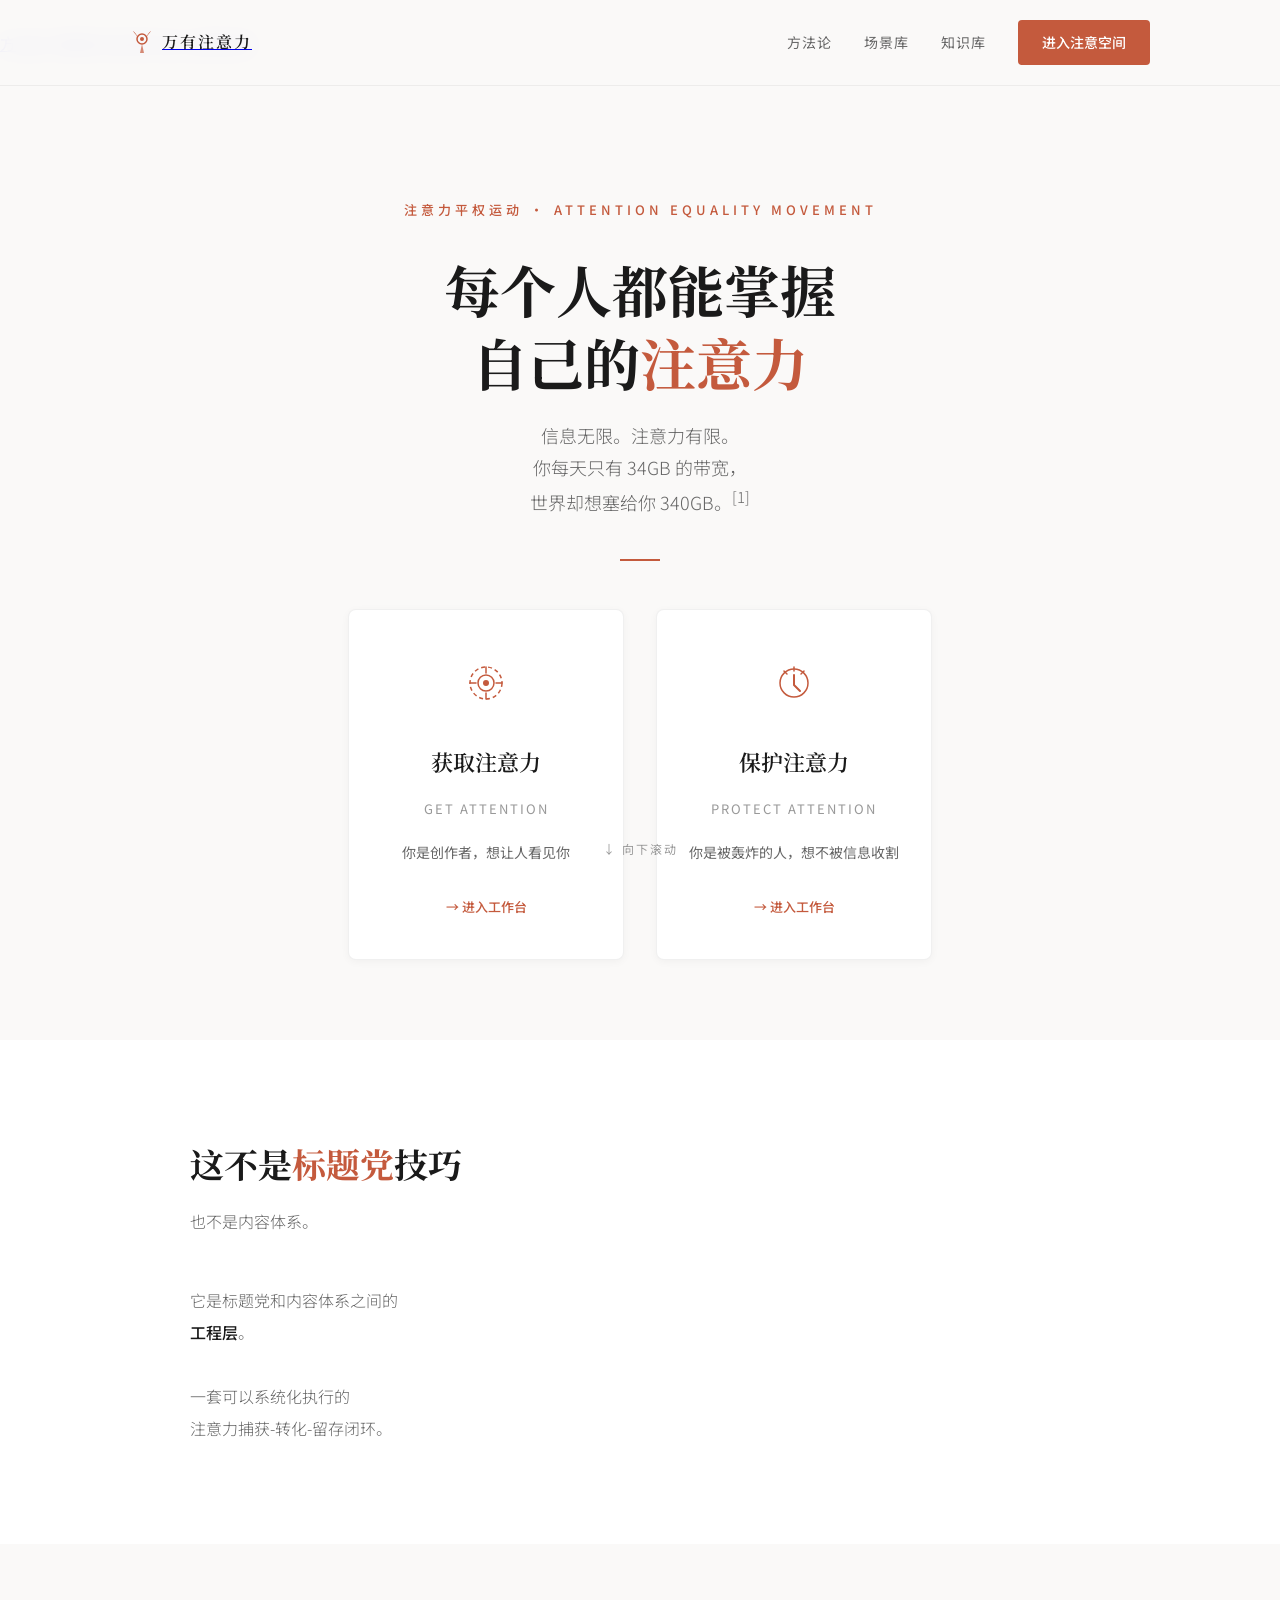
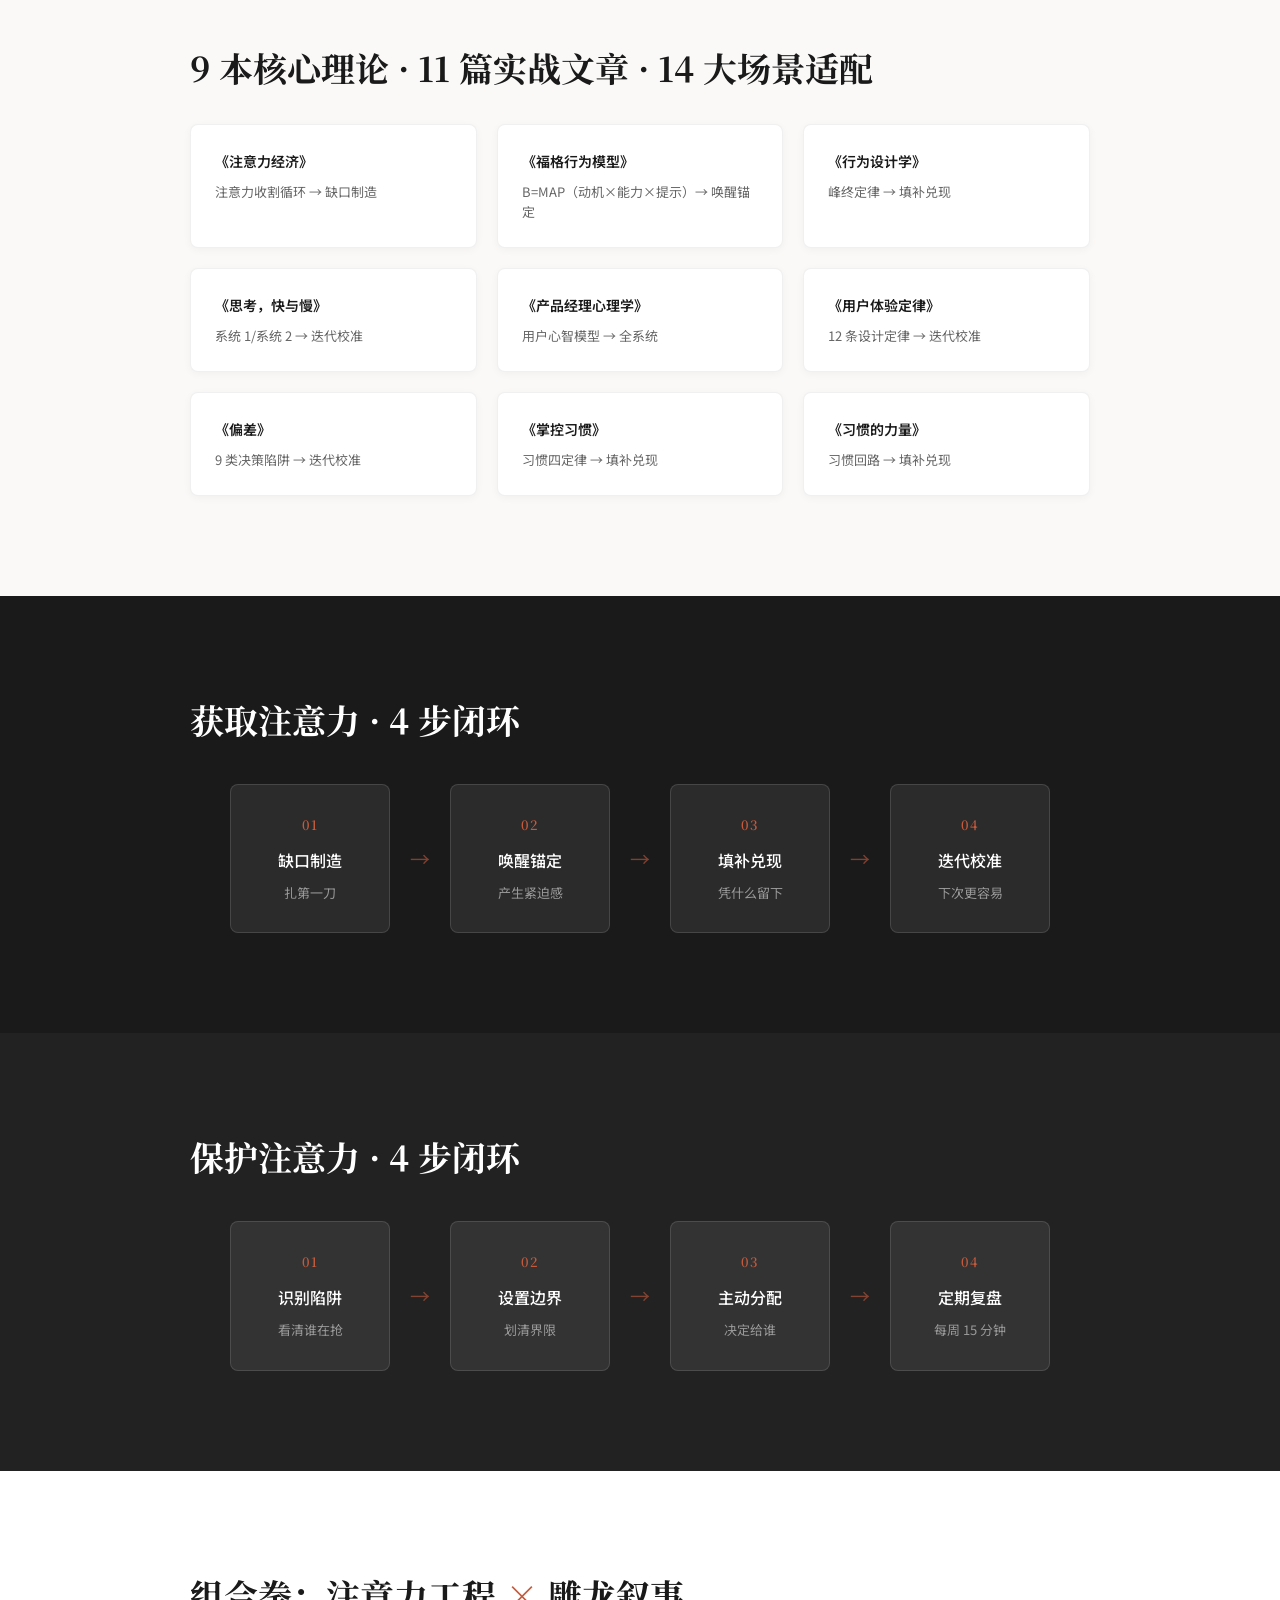
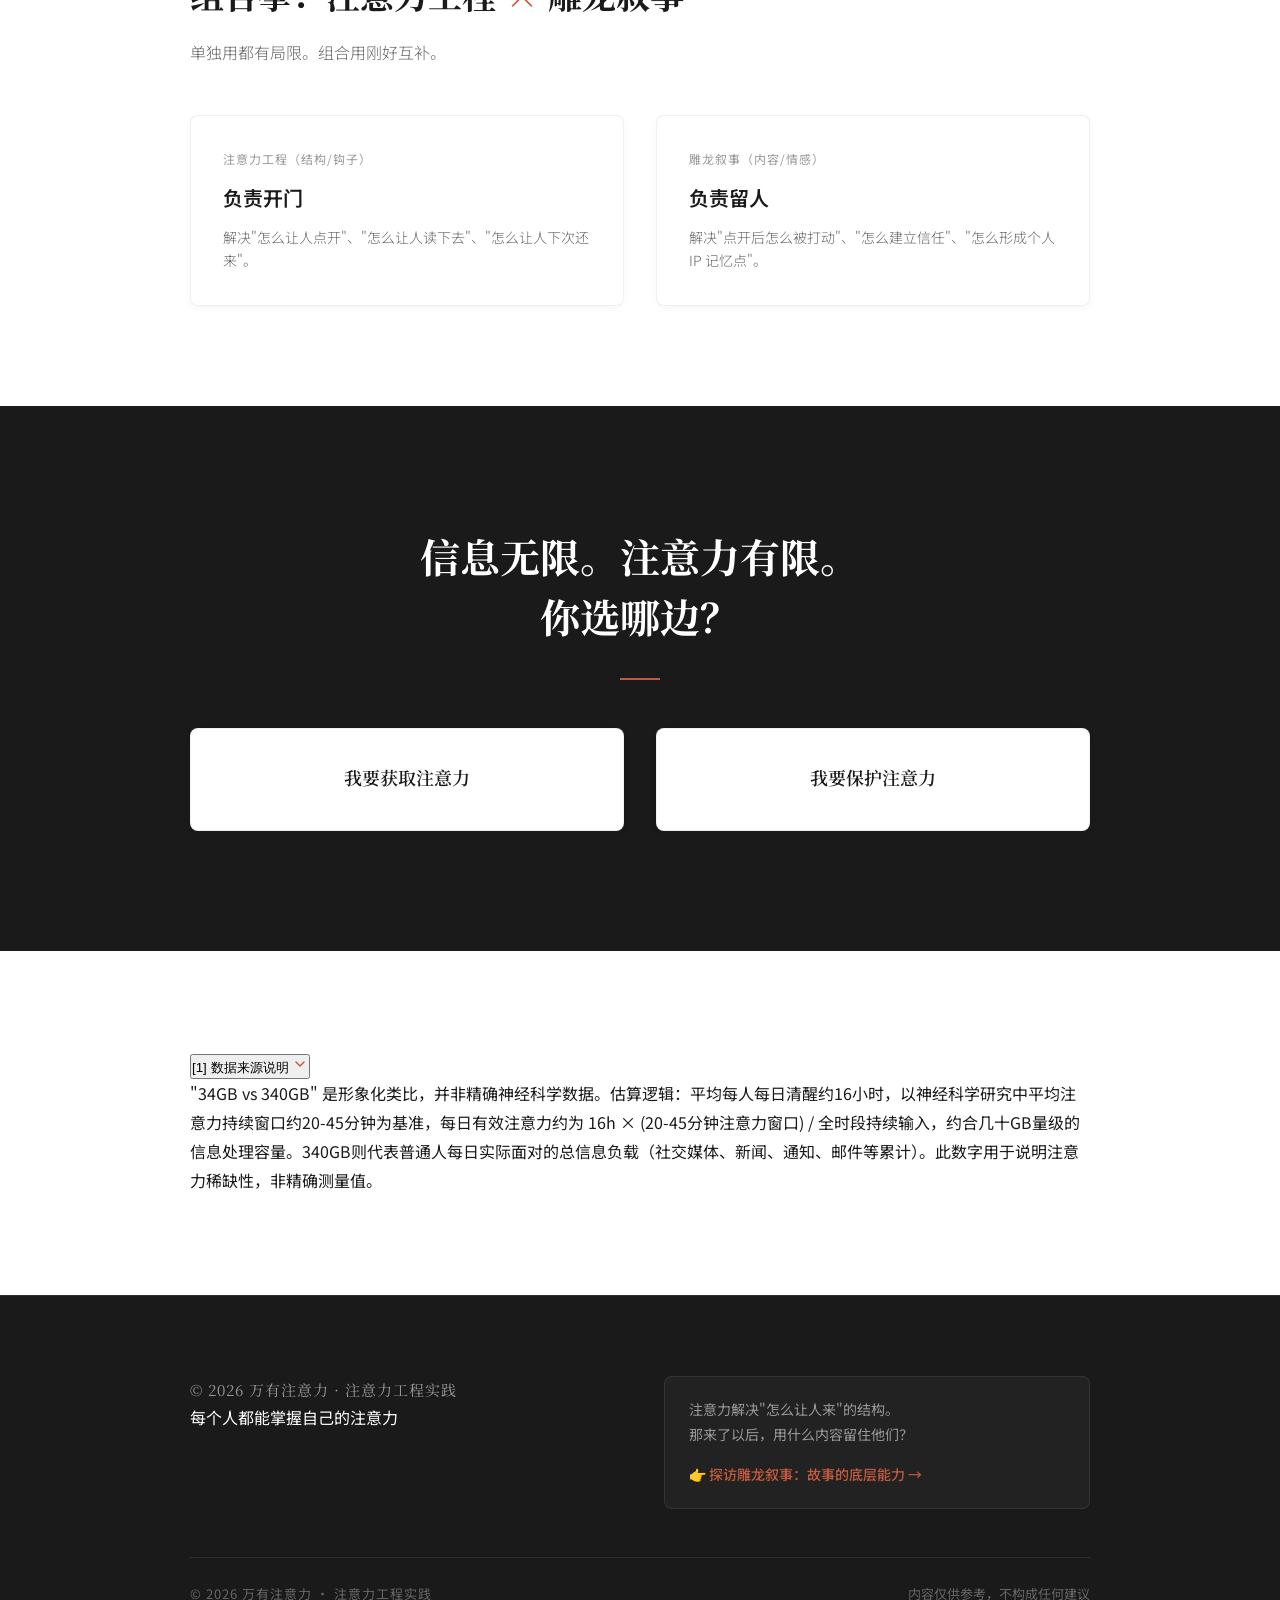
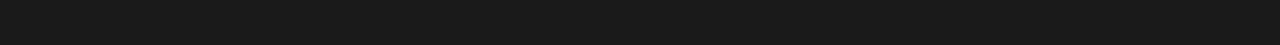
<file: v3-legacy.html>
<!DOCTYPE html>
<html lang="zh-CN">
<head>
  <meta charset="UTF-8">
  <meta name="viewport" content="width=device-width, initial-scale=1.0">
  <title>万有注意力 · All Attention</title>
  <meta name="description" content="信息无限。注意力有限。一套可以系统化执行的注意力捕获-转化-留存闭环。">
  <meta name="keywords" content="万有注意力, 注意力工程, 注意力, 内容创作, 用户增长, 信息焦虑">
  <meta name="theme-color" content="#faf9f8">
  
  <!-- Open Graph -->
  <meta property="og:type" content="website">
  <meta property="og:title" content="万有注意力 · All Attention">
  <meta property="og:description" content="信息无限。注意力有限。">
  
  <!-- Fonts -->
  <link href="https://fonts.googleapis.com/css2?family=Noto+Serif+SC:wght@400;600;700&family=Noto+Sans+SC:wght@300;400;500;700&display=swap" rel="stylesheet">

  <!-- 品牌设计令牌（所有颜色/字体/间距 token） -->
  <link rel="stylesheet" href="css/brand-tokens.css">
  <!-- 主样式表 -->
  <link rel="stylesheet" href="css/style.css?v=5">
</head>
<body>

<!-- 导航栏 -->
<nav class="nav">
  <div class="nav-container">
    <a href="#" class="nav-logo">
      <!-- 探照灯 Logo SVG -->
      <svg class="nav-icon" width="24" height="24" viewBox="0 0 24 24" fill="none" xmlns="http://www.w3.org/2000/svg">
        <circle cx="12" cy="8" r="5" stroke="#c45a3d" stroke-width="1.5"/>
        <circle cx="12" cy="8" r="2" fill="#c45a3d"/>
        <path d="M12 13 L10 22 L14 22 Z" fill="#c45a3d" opacity="0.7"/>
        <path d="M7 5 L4 1" stroke="#c45a3d" stroke-width="1" stroke-linecap="round" opacity="0.5"/>
        <path d="M17 5 L20 1" stroke="#c45a3d" stroke-width="1" stroke-linecap="round" opacity="0.5"/>
        <path d="M6 3 L3.5 0.5" stroke="#c45a3d" stroke-width="1" stroke-linecap="round" opacity="0.3"/>
        <path d="M18 3 L20.5 0.5" stroke="#c45a3d" stroke-width="1" stroke-linecap="round" opacity="0.3"/>
      </svg>
      <span class="nav-title">万有注意力</span>
    </a>
    <div class="nav-links">
      <a href="#methodology" class="nav-link">方法论</a>
      <a href="scenarios.html" class="nav-link">场景库</a>
      <a href="knowledge.html" class="nav-link">知识库</a>
      <a href="workbench.html" class="nav-cta">进入注意空间</a>
    </div>
  </div>
</nav>

<!-- 汉堡菜单按钮（移动端） -->
<button class="hamburger" id="hamburger" aria-label="菜单">
  <span></span>
  <span></span>
  <span></span>
</button>

<!-- 移动端菜单 -->
<div class="mobile-menu" id="mobileMenu">
  <div class="mobile-menu-inner">
    <a href="#methodology" class="mobile-link">方法论</a>
    <a href="scenarios.html" class="mobile-link">场景库</a>
    <a href="knowledge.html" class="mobile-link">知识库</a>
    <a href="workbench.html" class="mobile-link mobile-cta">进入注意空间</a>
  </div>
</div>

<!-- Hero -->
<section class="hero">
  <div class="hero-content">
    <div class="hero-tagline">注意力平权运动 · Attention Equality Movement</div>
    <h1>每个人都能掌握<br>自己的<em>注意力</em></h1>
    <div class="hero-subtitle">
      信息无限。注意力有限。<br>
      你每天只有 34GB 的带宽，<br>
      世界却想塞给你 340GB。<sup class="source-note">[1]</sup>
    </div>
    <div class="hero-divider"></div>
    
    <!-- 双引擎入口 -->
    <div class="dual-engines">
      <a href="workbench.html?type=get" class="engine-card">
        <div class="engine-icon">
          <svg width="40" height="40" viewBox="0 0 40 40" fill="none" xmlns="http://www.w3.org/2000/svg">
            <circle cx="20" cy="20" r="16" stroke="#c45a3d" stroke-width="1.5" stroke-dasharray="4 3"/>
            <circle cx="20" cy="20" r="8" stroke="#c45a3d" stroke-width="1.5"/>
            <circle cx="20" cy="20" r="3" fill="#c45a3d"/>
            <path d="M20 4 L20 10" stroke="#c45a3d" stroke-width="1.5" stroke-linecap="round"/>
            <path d="M20 30 L20 36" stroke="#c45a3d" stroke-width="1.5" stroke-linecap="round"/>
            <path d="M4 20 L10 20" stroke="#c45a3d" stroke-width="1.5" stroke-linecap="round"/>
            <path d="M30 20 L36 20" stroke="#c45a3d" stroke-width="1.5" stroke-linecap="round"/>
          </svg>
        </div>
        <div class="engine-title">获取注意力</div>
        <div class="engine-subtitle">Get Attention</div>
        <div class="engine-desc">你是创作者，想让人看见你</div>
        <div class="engine-cta">→ 进入工作台</div>
      </a>
      <a href="workbench.html?type=protect" class="engine-card">
        <div class="engine-icon">
          <svg width="40" height="40" viewBox="0 0 40 40" fill="none" xmlns="http://www.w3.org/2000/svg">
            <path d="M20 4 L20 8" stroke="#c45a3d" stroke-width="1.5" stroke-linecap="round"/>
            <path d="M10 8 L13 11" stroke="#c45a3d" stroke-width="1.5" stroke-linecap="round"/>
            <path d="M30 8 L27 11" stroke="#c45a3d" stroke-width="1.5" stroke-linecap="round"/>
            <circle cx="20" cy="20" r="14" stroke="#c45a3d" stroke-width="1.5"/>
            <path d="M20 12 L20 22 L26 28" stroke="#c45a3d" stroke-width="2" stroke-linecap="round" stroke-linejoin="round"/>
          </svg>
        </div>
        <div class="engine-title">保护注意力</div>
        <div class="engine-subtitle">Protect Attention</div>
        <div class="engine-desc">你是被轰炸的人，想不被信息收割</div>
        <div class="engine-cta">→ 进入工作台</div>
      </a>
    </div>
  </div>
  <div class="scroll-hint">↓ 向下滚动</div>
</section>

<!-- 定位澄清 -->
<section class="section section-light" id="positioning">
  <div class="section-content">
    <h2 class="section-title">这不是<em>标题党</em>技巧</h2>
    <div class="section-subtitle">也不是内容体系。</div>
    <div class="body-text">
      它是标题党和内容体系之间的<br>
      <strong>工程层</strong>。<br><br>
      一套可以系统化执行的<br>
      注意力捕获-转化-留存闭环。
    </div>
  </div>
</section>

<!-- 信任背书 -->
<section class="section section-books" id="books">
  <div class="section-content">
    <h2 class="section-title">9 本核心理论 · 11 篇实战文章 · 14 大场景适配</h2>
    <div class="books-grid">
      <div class="book-card">
        <div class="book-title">《注意力经济》</div>
        <div class="book-method">注意力收割循环 → 缺口制造</div>
      </div>
      <div class="book-card">
        <div class="book-title">《福格行为模型》</div>
        <div class="book-method">B=MAP（动机×能力×提示）→ 唤醒锚定</div>
      </div>
      <div class="book-card">
        <div class="book-title">《行为设计学》</div>
        <div class="book-method">峰终定律 → 填补兑现</div>
      </div>
      <div class="book-card">
        <div class="book-title">《思考，快与慢》</div>
        <div class="book-method">系统 1/系统 2 → 迭代校准</div>
      </div>
      <div class="book-card">
        <div class="book-title">《产品经理心理学》</div>
        <div class="book-method">用户心智模型 → 全系统</div>
      </div>
      <div class="book-card">
        <div class="book-title">《用户体验定律》</div>
        <div class="book-method">12 条设计定律 → 迭代校准</div>
      </div>
      <div class="book-card">
        <div class="book-title">《偏差》</div>
        <div class="book-method">9 类决策陷阱 → 迭代校准</div>
      </div>
      <div class="book-card">
        <div class="book-title">《掌控习惯》</div>
        <div class="book-method">习惯四定律 → 填补兑现</div>
      </div>
      <div class="book-card">
        <div class="book-title">《习惯的力量》</div>
        <div class="book-method">习惯回路 → 填补兑现</div>
      </div>
    </div>
  </div>
</section>

<!-- 方法论预览 -->
<section class="section section-dark" id="methodology">
  <div class="section-content">
    <h2 class="section-title">获取注意力 · 4 步闭环</h2>
    <div class="framework-flow">
      <div class="flow-step">
        <div class="flow-num">01</div>
        <div class="flow-title">缺口制造</div>
        <div class="flow-desc">扎第一刀</div>
      </div>
      <div class="flow-arrow">→</div>
      <div class="flow-step">
        <div class="flow-num">02</div>
        <div class="flow-title">唤醒锚定</div>
        <div class="flow-desc">产生紧迫感</div>
      </div>
      <div class="flow-arrow">→</div>
      <div class="flow-step">
        <div class="flow-num">03</div>
        <div class="flow-title">填补兑现</div>
        <div class="flow-desc">凭什么留下</div>
      </div>
      <div class="flow-arrow">→</div>
      <div class="flow-step">
        <div class="flow-num">04</div>
        <div class="flow-title">迭代校准</div>
        <div class="flow-desc">下次更容易</div>
      </div>
    </div>
  </div>
</section>

<section class="section section-dark section-alt">
  <div class="section-content">
    <h2 class="section-title">保护注意力 · 4 步闭环</h2>
    <div class="framework-flow">
      <div class="flow-step">
        <div class="flow-num">01</div>
        <div class="flow-title">识别陷阱</div>
        <div class="flow-desc">看清谁在抢</div>
      </div>
      <div class="flow-arrow">→</div>
      <div class="flow-step">
        <div class="flow-num">02</div>
        <div class="flow-title">设置边界</div>
        <div class="flow-desc">划清界限</div>
      </div>
      <div class="flow-arrow">→</div>
      <div class="flow-step">
        <div class="flow-num">03</div>
        <div class="flow-title">主动分配</div>
        <div class="flow-desc">决定给谁</div>
      </div>
      <div class="flow-arrow">→</div>
      <div class="flow-step">
        <div class="flow-num">04</div>
        <div class="flow-title">定期复盘</div>
        <div class="flow-desc">每周 15 分钟</div>
      </div>
    </div>
  </div>
</section>

<!-- 组合拳 -->
<section class="section section-light" id="combo">
  <div class="section-content">
    <h2 class="section-title">组合拳：注意力工程 <em>×</em> 雕龙叙事</h2>
    <div class="section-subtitle">单独用都有局限。组合用刚好互补。</div>
    <div class="combo-grid">
      <div class="combo-card">
        <div class="combo-label">注意力工程（结构/钩子）</div>
        <div class="combo-title">负责开门</div>
        <div class="combo-desc">解决"怎么让人点开"、"怎么让人读下去"、"怎么让人下次还来"。</div>
      </div>
      <div class="combo-card">
        <div class="combo-label">雕龙叙事（内容/情感）</div>
        <div class="combo-title">负责留人</div>
        <div class="combo-desc">解决"点开后怎么被打动"、"怎么建立信任"、"怎么形成个人 IP 记忆点"。</div>
      </div>
    </div>
  </div>
</section>

<!-- CTA 回收 -->
<section class="section section-hero" id="cta">
  <div class="section-content">
    <h2>信息无限。注意力有限。<br>你选哪边？</h2>
    <div class="cta-divider"></div>
    <div class="dual-engines">
      <a href="workbench.html?type=get" class="engine-card engine-cta-card">
        <div class="engine-title">我要获取注意力</div>
      </a>
      <a href="workbench.html?type=protect" class="engine-card engine-cta-card">
        <div class="engine-title">我要保护注意力</div>
      </a>
    </div>
  </div>
</section>

<!-- 数据来源说明（折叠） -->
<section class="section section-light source-section">
  <div class="section-content">
    <button class="source-toggle" id="sourceToggle">
      <span>[1] 数据来源说明</span>
      <svg width="16" height="16" viewBox="0 0 16 16" fill="none"><path d="M4 6 L8 10 L12 6" stroke="#c45a3d" stroke-width="1.5" stroke-linecap="round"/></svg>
    </button>
    <div class="source-content" id="sourceContent">
      <p class="source-text">"34GB vs 340GB" 是形象化类比，并非精确神经科学数据。估算逻辑：平均每人每日清醒约16小时，以神经科学研究中平均注意力持续窗口约20-45分钟为基准，每日有效注意力约为 16h × (20-45分钟注意力窗口) / 全时段持续输入，约合几十GB量级的信息处理容量。340GB则代表普通人每日实际面对的总信息负载（社交媒体、新闻、通知、邮件等累计）。此数字用于说明注意力稀缺性，非精确测量值。</p>
    </div>
  </div>
</section>

<!-- 页面底部 -->
<footer class="footer">
  <div class="footer-container">
    <div class="footer-grid">
      <div class="footer-col">
        <div class="footer-copyright-large">© 2026 万有注意力 · 注意力工程实践</div>
        <div class="footer-sub">每个人都能掌握自己的注意力</div>
      </div>
      <div class="footer-col">
        <div class="footer-cross-promo">
          <div class="cross-promo-text">注意力解决"怎么让人来"的结构。<br>那来了以后，用什么内容留住他们？</div>
          <a href="https://diaolong.mangofolio.com" class="cross-promo-link" target="_blank">👉 探访雕龙叙事：故事的底层能力 →</a>
        </div>
      </div>
    </div>
    <div class="footer-divider"></div>
    <div class="footer-bottom">
      <div class="footer-copyright">© 2026 万有注意力 · 注意力工程实践</div>
      <div class="footer-disclaimer">内容仅供参考，不构成任何建议</div>
    </div>
  </div>
</footer>

<script src="js/main.js"></script>
</body>
</html>
</file>
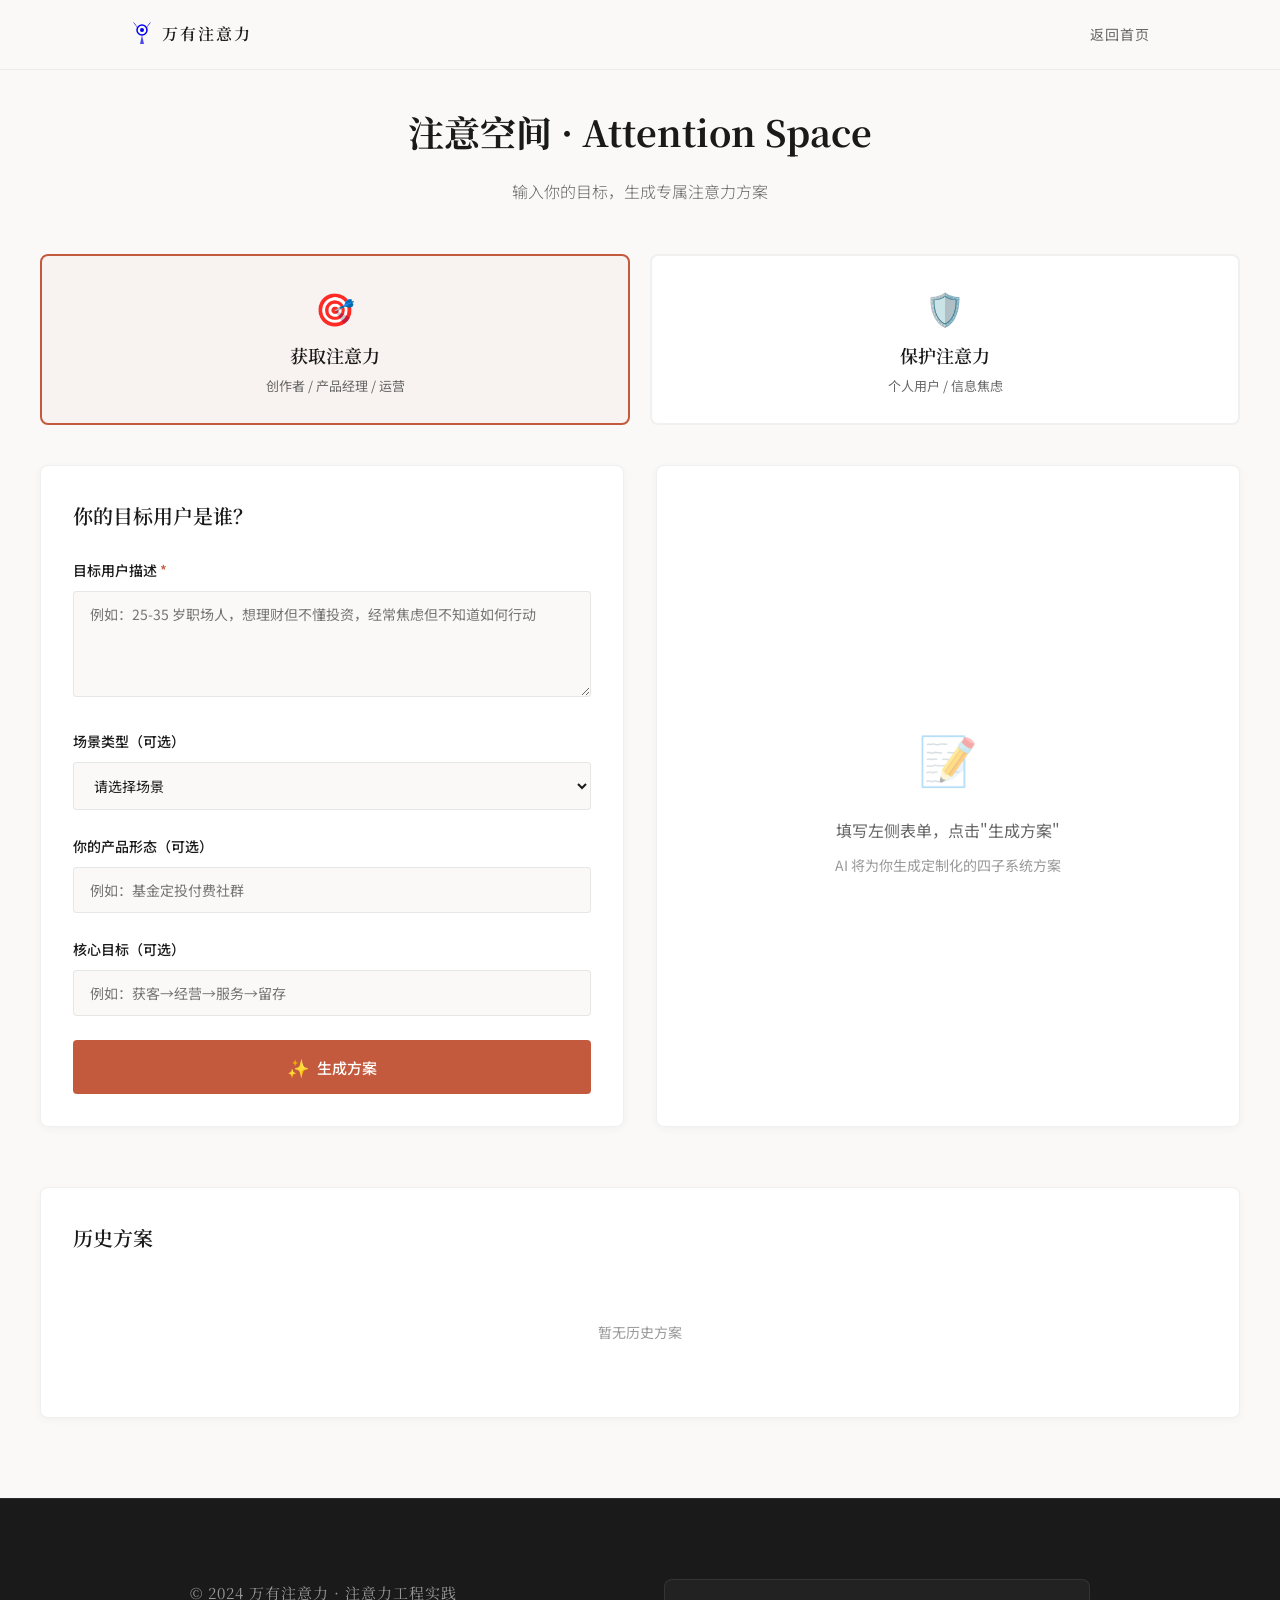
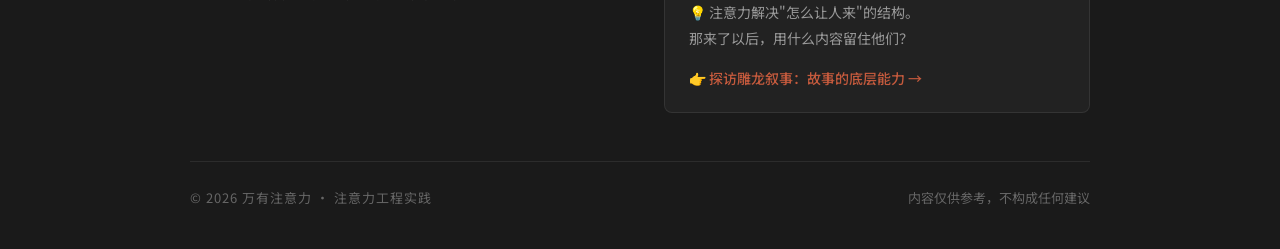
<file: workbench.html>
<!DOCTYPE html>
<html lang="zh-CN">
<head>
  <meta charset="UTF-8">
  <meta name="viewport" content="width=device-width, initial-scale=1.0">
  <title>注意空间 · 万有注意力</title>
  <meta name="description" content="万有注意力注意空间 - 生成你的专属注意力方案">
  <link href="https://fonts.googleapis.com/css2?family=Noto+Serif+SC:wght@400;600;700&family=Noto+Sans+SC:wght@300;400;500;700&display=swap" rel="stylesheet">
  <link rel="stylesheet" href="css/brand-tokens.css">
  <link rel="stylesheet" href="css/style.css?v=3">
  <link rel="stylesheet" href="css/workbench.css?v=1">
</head>
<body>

<!-- 导航栏 -->
<nav class="nav">
  <div class="nav-container">
    <div class="nav-logo">
      <a href="index.html" style="text-decoration: none; display: flex; align-items: center; gap: 8px;">
        <svg class="nav-icon" width="24" height="24" viewBox="0 0 24 24" fill="none" xmlns="http://www.w3.org/2000/svg"><circle cx="12" cy="8" r="5" stroke="currentColor" stroke-width="1.5"/><circle cx="12" cy="8" r="2" fill="currentColor"/><path d="M12 13 L10 22 L14 22 Z" fill="currentColor" opacity="0.7"/><path d="M7 5 L4 1" stroke="currentColor" stroke-width="1" stroke-linecap="round" opacity="0.5"/><path d="M17 5 L20 1" stroke="currentColor" stroke-width="1" stroke-linecap="round" opacity="0.5"/><path d="M6 3 L3.5 0.5" stroke="currentColor" stroke-width="1" stroke-linecap="round" opacity="0.3"/><path d="M18 3 L20.5 0.5" stroke="currentColor" stroke-width="1" stroke-linecap="round" opacity="0.3"/></svg>
        <span class="nav-title">万有注意力</span>
      </a>
    </div>
    <div class="nav-links">
      <a href="index.html" class="nav-link">返回首页</a>
    </div>
  </div>
</nav>

<!-- 工作台主体 -->
<main class="workbench">
  <div class="workbench-container">
    
    <!-- 页面标题 -->
    <div class="workbench-header">
      <h1>注意空间 · Attention Space</h1>
      <p class="workbench-subtitle">输入你的目标，生成专属注意力方案</p>
    </div>
    
    <!-- 引擎切换 Tab -->
    <div class="engine-tabs">
      <button class="engine-tab active" data-engine="get">
        <span class="tab-icon">🎯</span>
        <span class="tab-title">获取注意力</span>
        <span class="tab-desc">创作者 / 产品经理 / 运营</span>
      </button>
      <button class="engine-tab" data-engine="protect">
        <span class="tab-icon">🛡️</span>
        <span class="tab-title">保护注意力</span>
        <span class="tab-desc">个人用户 / 信息焦虑</span>
      </button>
    </div>
    
    <!-- 获取注意力引擎 -->
    <div class="engine-panel active" id="engine-get">
      <div class="panel-grid">
        <!-- 输入区 -->
        <div class="input-section">
          <h2 class="section-heading">你的目标用户是谁？</h2>
          
          <div class="form-group">
            <label for="target-user">目标用户描述 <span class="required">*</span></label>
            <textarea id="target-user" class="form-textarea" rows="4" placeholder="例如：25-35 岁职场人，想理财但不懂投资，经常焦虑但不知道如何行动"></textarea>
          </div>
          
          <div class="form-group">
            <label for="scenario">场景类型（可选）</label>
            <select id="scenario" class="form-select">
              <option value="">请选择场景</option>
              <option value="wechat">公众号创作者</option>
              <option value="xiaohongshu">小红书创作者</option>
              <option value="knowledge">知识付费</option>
              <option value="ecommerce">电商决策</option>
              <option value="finance">金融投资</option>
              <option value="social">社交社群</option>
              <option value="health">健康习惯</option>
              <option value="saas">SaaS 工具</option>
            </select>
          </div>
          
          <div class="form-group">
            <label for="product">你的产品形态（可选）</label>
            <input type="text" id="product" class="form-input" placeholder="例如：基金定投付费社群">
          </div>
          
          <div class="form-group">
            <label for="goal">核心目标（可选）</label>
            <input type="text" id="goal" class="form-input" placeholder="例如：获客→经营→服务→留存">
          </div>
          
          <button class="btn-generate" onclick="generatePlan('get')">
            <span class="btn-icon">✨</span>
            生成方案
          </button>
        </div>
        
        <!-- 输出区 -->
        <div class="output-section">
          <div class="output-placeholder" id="output-placeholder-get">
            <div class="placeholder-icon">📝</div>
            <div class="placeholder-text">填写左侧表单，点击"生成方案"</div>
            <div class="placeholder-hint">AI 将为你生成定制化的四子系统方案</div>
          </div>
          
          <div class="output-content" id="output-content-get" style="display: none;">
            <!-- 动态生成内容将在这里 -->
          </div>
        </div>
      </div>
    </div>
    
    <!-- 保护注意力引擎 -->
    <div class="engine-panel" id="engine-protect">
      <div class="panel-grid">
        <!-- 输入区 -->
        <div class="input-section">
          <h2 class="section-heading">你的注意力现状？</h2>
          
          <div class="form-group">
            <label>每天刷手机几小时？ <span class="required">*</span></label>
            <div class="radio-group">
              <label class="radio-option"><input type="radio" name="screen-time" value="0-2"> &lt;2h</label>
              <label class="radio-option"><input type="radio" name="screen-time" value="2-4"> 2-4h</label>
              <label class="radio-option"><input type="radio" name="screen-time" value="4-6" checked> 4-6h</label>
              <label class="radio-option"><input type="radio" name="screen-time" value="6+"> 6h+</label>
            </div>
          </div>
          
          <div class="form-group">
            <label>什么信息让你焦虑？（可多选）</label>
            <div class="checkbox-group">
              <label class="checkbox-option"><input type="checkbox" name="anxiety" value="stocks"> 股市波动</label>
              <label class="checkbox-option"><input type="checkbox" name="anxiety" value="news"> 行业新闻</label>
              <label class="checkbox-option"><input type="checkbox" name="anxiety" value="others"> 别人赚钱</label>
              <label class="checkbox-option"><input type="checkbox" name="anxiety" value="ai"> AI 焦虑</label>
              <label class="checkbox-option"><input type="checkbox" name="anxiety" value="fomo"> 怕错过信息</label>
            </div>
          </div>
          
          <div class="form-group">
            <label for="focus-problem">想专注但做不到的事？</label>
            <textarea id="focus-problem" class="form-textarea" rows="3" placeholder="例如：想深度阅读，但总是被推送打断"></textarea>
          </div>
          
          <button class="btn-generate" onclick="generatePlan('protect')">
            <span class="btn-icon">✨</span>
            生成方案
          </button>
        </div>
        
        <!-- 输出区 -->
        <div class="output-section">
          <div class="output-placeholder" id="output-placeholder-protect">
            <div class="placeholder-icon">📝</div>
            <div class="placeholder-text">填写左侧表单，点击"生成方案"</div>
            <div class="placeholder-hint">AI 将为你生成个人注意力保护方案</div>
          </div>
          
          <div class="output-content" id="output-content-protect" style="display: none;">
            <!-- 动态生成内容将在这里 -->
          </div>
        </div>
      </div>
    </div>
    
    <!-- 历史方案 -->
    <div class="history-section">
      <h2 class="section-heading">历史方案</h2>
      <div class="history-list" id="history-list">
        <div class="history-empty">暂无历史方案</div>
      </div>
    </div>
    
  </div>
</main>

<!-- 页面底部 -->
<footer class="footer">
  <div class="footer-container">
    <div class="footer-grid">
      <div class="footer-col">
        <div class="footer-copyright-large">© 2024 万有注意力 · 注意力工程实践</div>
      </div>
      <div class="footer-col">
        <div class="footer-cross-promo">
          <div class="cross-promo-text">💡 注意力解决"怎么让人来"的结构。<br>那来了以后，用什么内容留住他们？</div>
          <a href="https://diaolong.mangofolio.com" class="cross-promo-link" target="_blank">👉 探访雕龙叙事：故事的底层能力 →</a>
        </div>
      </div>
    </div>
    <div class="footer-divider"></div>
    <div class="footer-bottom">
      <div class="footer-copyright">© 2026 万有注意力 · 注意力工程实践</div>
      <div class="footer-disclaimer">内容仅供参考，不构成任何建议</div>
    </div>
  </div>
</footer>

<script src="js/workbench.js?v=1"></script>
</body>
</html>
</file>
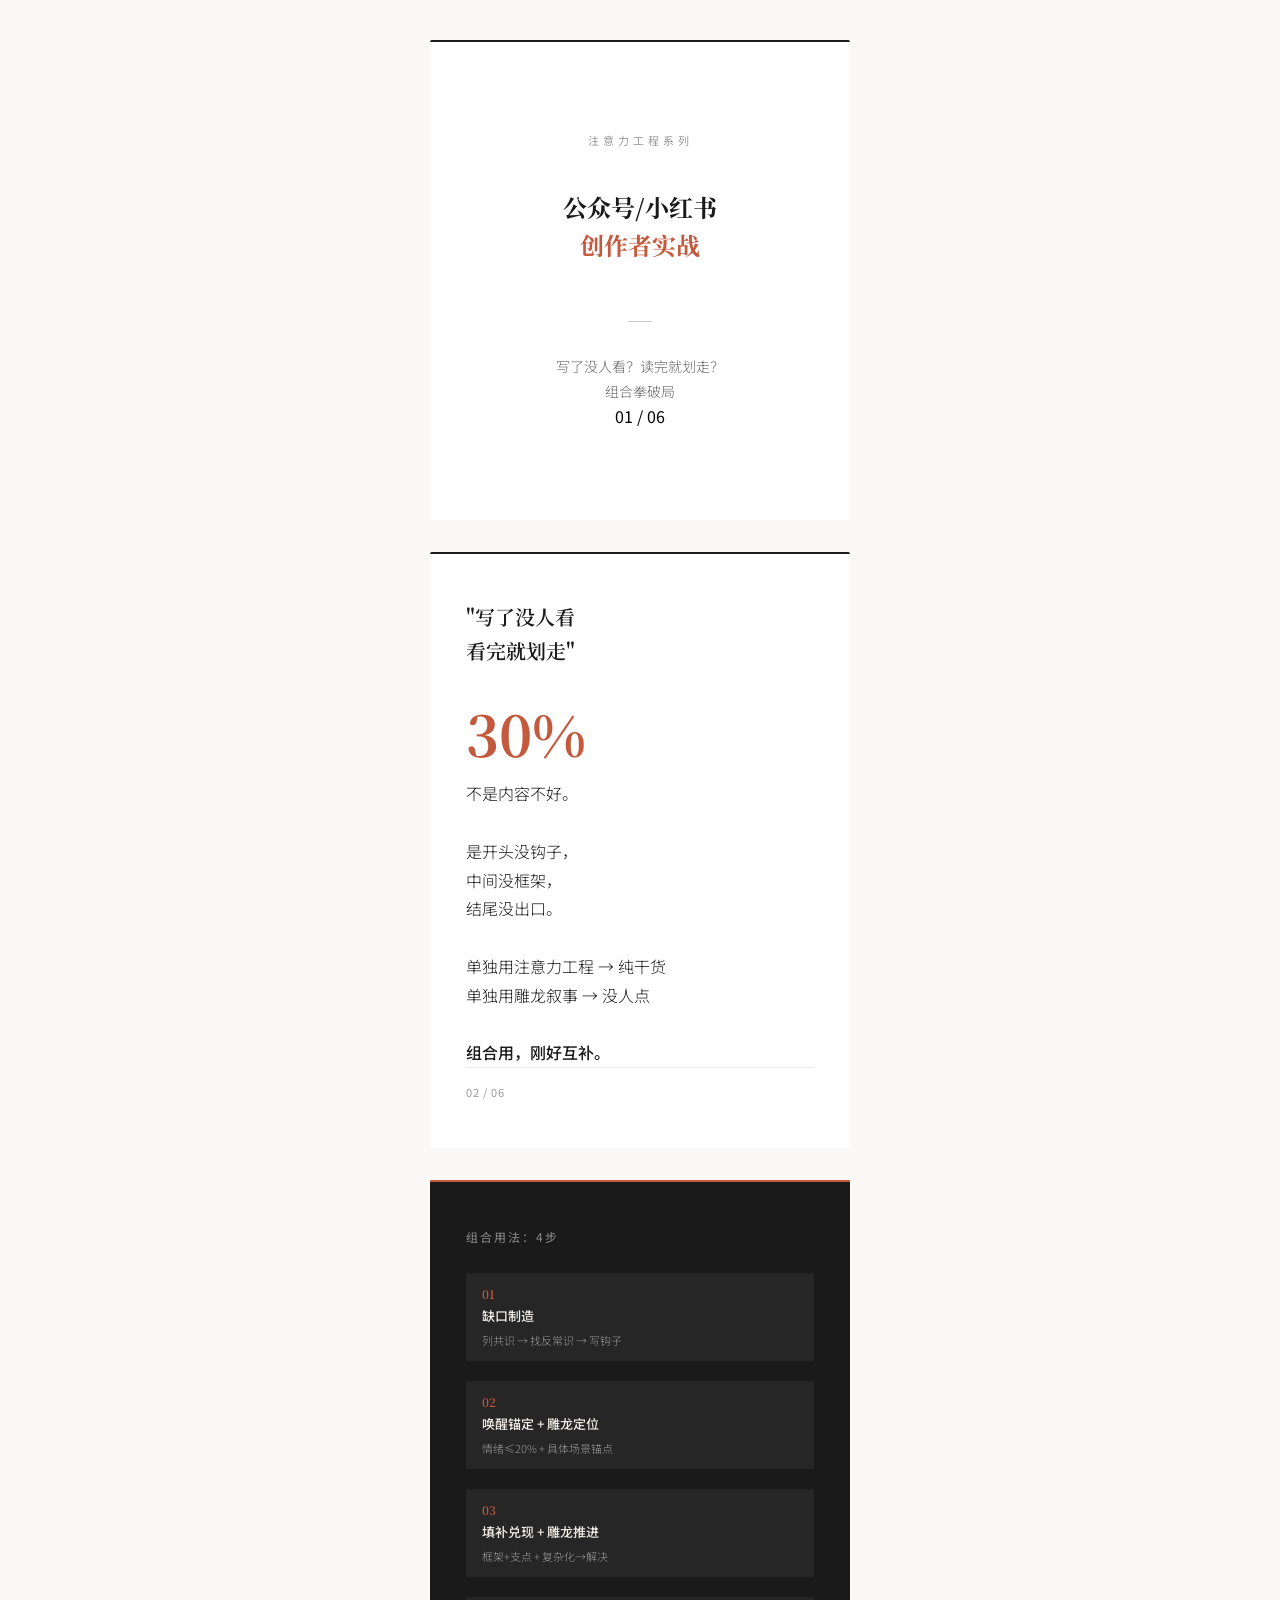
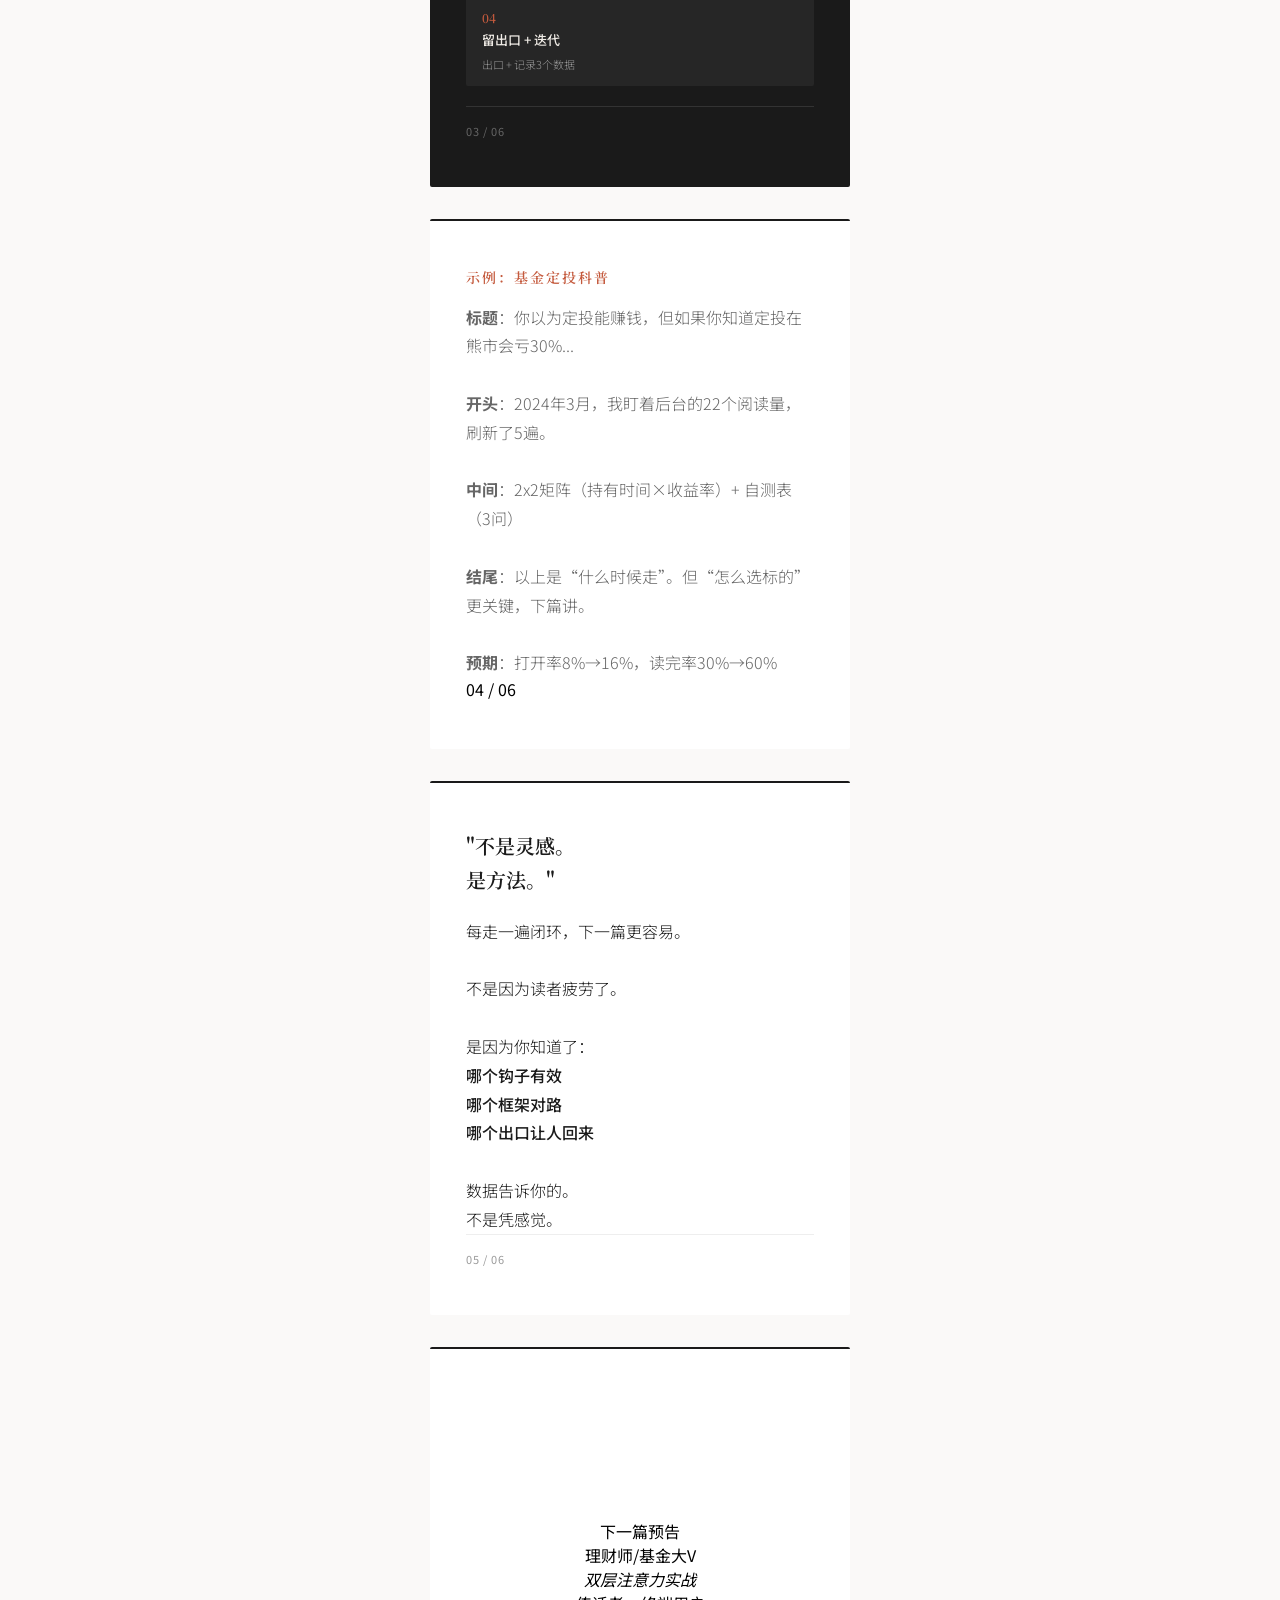
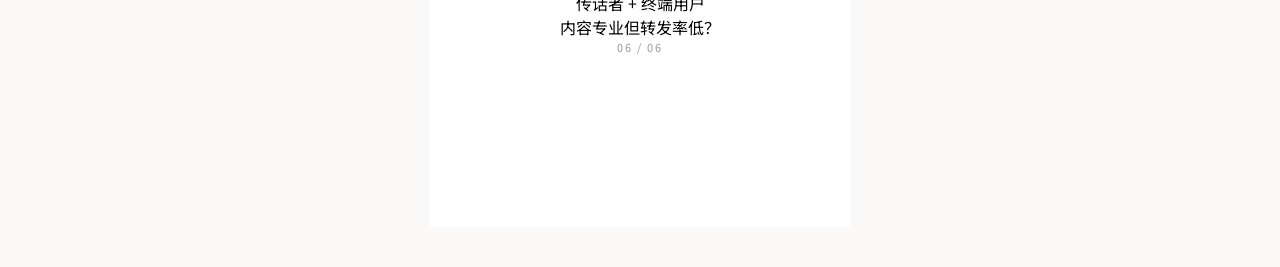
<file: website/attention-p7-cards-v5.html>
<!DOCTYPE html>
<html lang="zh-CN">
<head>
<meta charset="UTF-8">
<meta name="viewport" content="width=device-width, initial-scale=1.0">
<title>注意力工程 · 第7篇</title>
<link rel="stylesheet" href="/css/brand-tokens.css">
  <link rel="stylesheet" href="/css/p7-cards.css">
</head>
<body>

<!-- Card 1: Cover -->
<div class="card card-cover">
  <div class="series">注意力工程系列</div>
  <div class="main-title">公众号/小红书<br><em>创作者实战</em></div>
  <div class="divider"></div>
  <div class="subtitle">写了没人看？读完就划走？<br>组合拳破局</div>
  <div class="page-num">01 / 06</div>
</div>

<!-- Card 2: The Pain -->
<div class="card card-content">
  <div class="quote">"写了没人看<br>看完就划走"</div>
  <div class="number">30%</div>
  <div class="body">
    不是内容不好。<br><br>
    是开头没钩子，<br>
    中间没框架，<br>
    结尾没出口。<br><br>
    单独用注意力工程 → 纯干货<br>
    单独用雕龙叙事 → 没人点<br><br>
    <strong>组合用，刚好互补。</strong>
  </div>
  <div class="footnote">02 / 06</div>
</div>

<!-- Card 3: The Combo (dark) -->
<div class="card card-framework card-dark">
  <div class="framework-title" style="color:#888;">组合用法：4步</div>
  <div class="framework-item" style="background:rgba(255,255,255,0.05);">
    <div class="num">01</div>
    <div class="title" style="color:#f0ece6;">缺口制造</div>
    <div class="desc" style="color:#999;">列共识 → 找反常识 → 写钩子</div>
  </div>
  <div class="framework-item" style="background:rgba(255,255,255,0.05);">
    <div class="num">02</div>
    <div class="title" style="color:#f0ece6;">唤醒锚定 + 雕龙定位</div>
    <div class="desc" style="color:#999;">情绪≤20% + 具体场景锚点</div>
  </div>
  <div class="framework-item" style="background:rgba(255,255,255,0.05);">
    <div class="num">03</div>
    <div class="title" style="color:#f0ece6;">填补兑现 + 雕龙推进</div>
    <div class="desc" style="color:#999;">框架+支点 + 复杂化→解决</div>
  </div>
  <div class="framework-item" style="background:rgba(255,255,255,0.05);">
    <div class="num">04</div>
    <div class="title" style="color:#f0ece6;">留出口 + 迭代</div>
    <div class="desc" style="color:#999;">出口 + 记录3个数据</div>
  </div>
  <div class="footnote" style="color:#666;border-color:#333;">03 / 06</div>
</div>

<!-- Card 4: Example -->
<div class="card card-scenario">
  <div class="scenario-title">示例：基金定投科普</div>
  <div class="scenario-body">
    <strong>标题</strong>：你以为定投能赚钱，但如果你知道定投在熊市会亏30%...<br><br>
    <strong>开头</strong>：2024年3月，我盯着后台的22个阅读量，刷新了5遍。<br><br>
    <strong>中间</strong>：2x2矩阵（持有时间×收益率）+ 自测表（3问）<br><br>
    <strong>结尾</strong>：以上是“什么时候走”。但“怎么选标的”更关键，下篇讲。<br><br>
    <strong>预期</strong>：打开率8%→16%，读完率30%→60%
  </div>
  <div class="footnote">04 / 06</div>
</div>

<!-- Card 5: Key Principle -->
<div class="card card-content">
  <div class="quote">"不是灵感。<br>是方法。"</div>
  <div class="body">
    每走一遍闭环，下一篇更容易。<br><br>
    不是因为读者疲劳了。<br><br>
    是因为你知道了：<br>
    <strong>哪个钩子有效</strong><br>
    <strong>哪个框架对路</strong><br>
    <strong>哪个出口让人回来</strong><br><br>
    数据告诉你的。<br>
    不是凭感觉。
  </div>
  <div class="footnote">05 / 06</div>
</div>

<!-- Card 6: Next -->
<div class="card card-ending">
  <div class="next-label">下一篇预告</div>
  <div class="next-title">理财师/基金大V<br><em>双层注意力实战</em></div>
  <div class="divider"></div>
  <div class="cta">传话者 + 终端用户<br>内容专业但转发率低？</div>
  <div class="page-num">06 / 06</div>
</div>

</body>
</html>
</file>
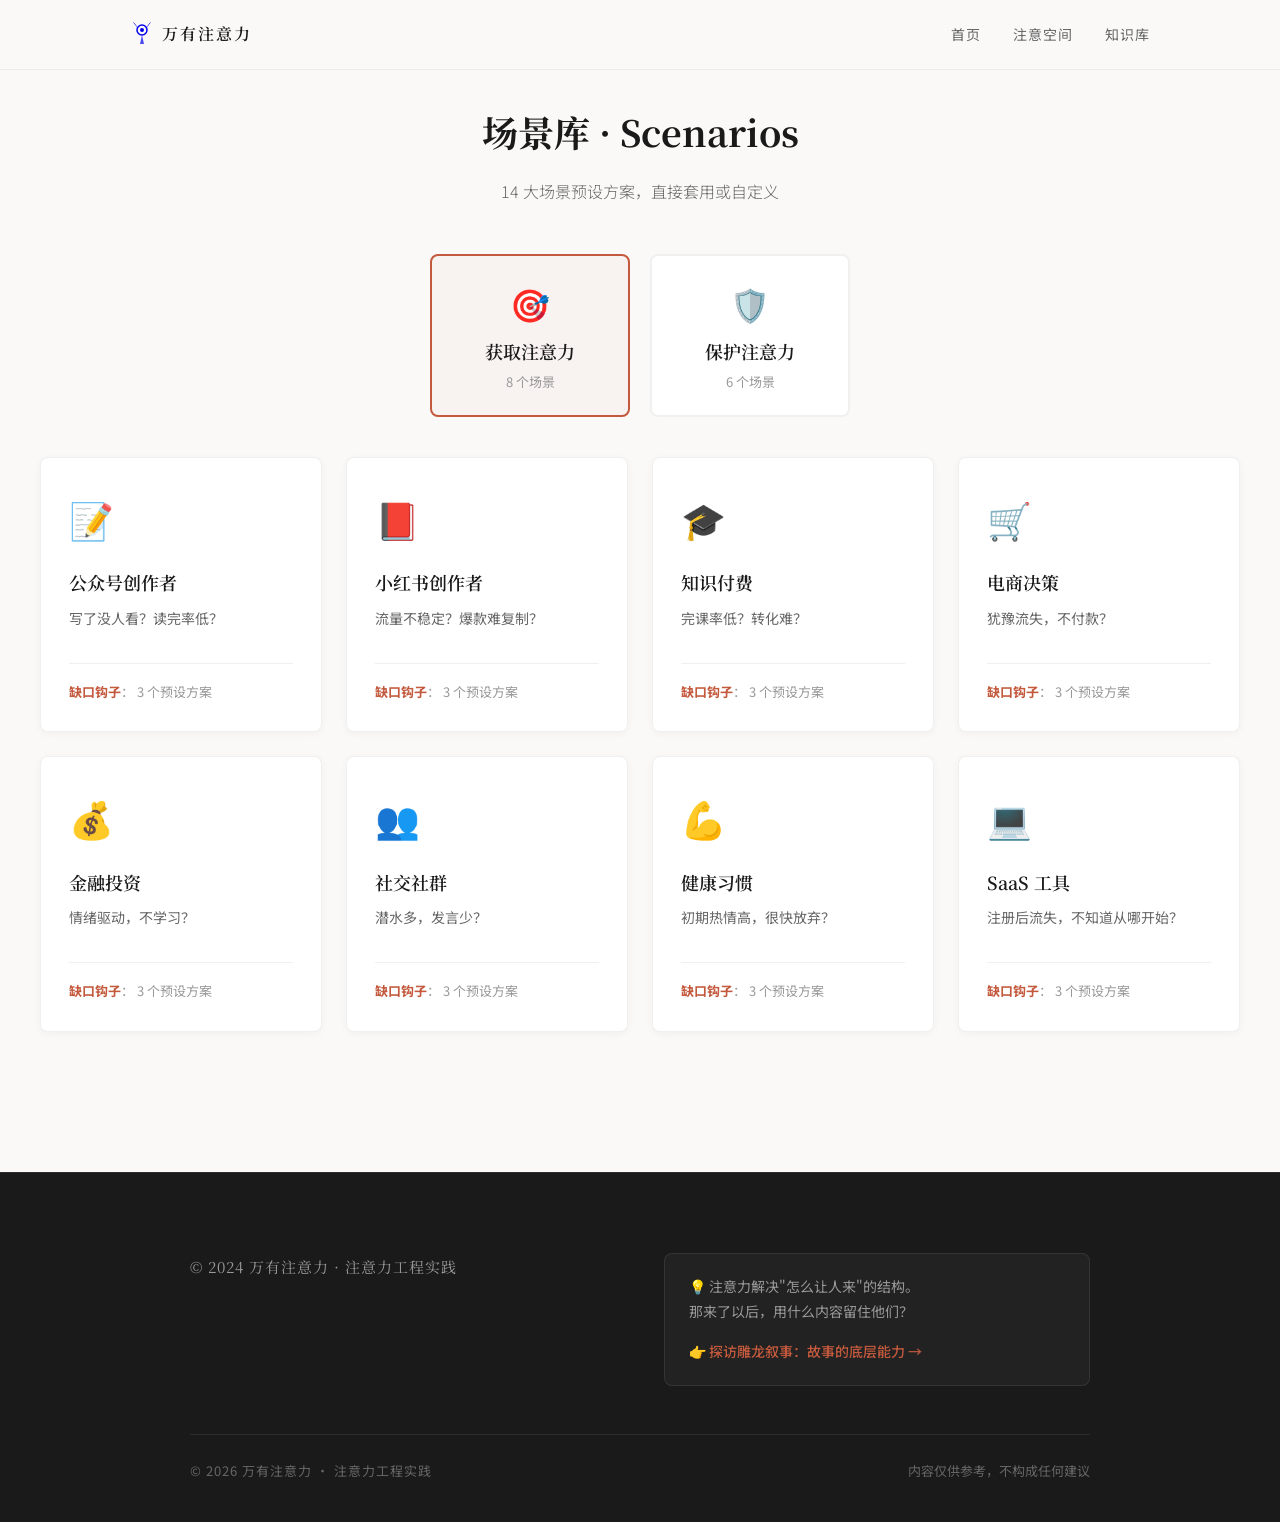
<file: website/index_scene.html>
<!DOCTYPE html>
<html lang="zh-CN">
<head>
  <meta charset="UTF-8">
  <meta name="viewport" content="width=device-width, initial-scale=1.0">
  <title>场景库 · 万有注意力</title>
  <meta name="description" content="注意力工程场景库 - 14 大场景预设方案">
  <link href="https://fonts.googleapis.com/css2?family=Noto+Serif+SC:wght@400;600;700&family=Noto+Sans+SC:wght@300;400;500;700&display=swap" rel="stylesheet">
  <link rel="stylesheet" href="/css/brand-tokens.css">
  <link rel="stylesheet" href="/css/style.css?v=3">
  <link rel="stylesheet" href="/css/scenarios.css?v=1">
</head>
<body>

<!-- 导航栏 -->
<nav class="nav">
  <div class="nav-container">
    <div class="nav-logo">
      <a href="/index.html" style="text-decoration: none; display: flex; align-items: center; gap: 8px;">
        <svg class="nav-icon" width="24" height="24" viewBox="0 0 24 24" fill="none" xmlns="http://www.w3.org/2000/svg"><circle cx="12" cy="8" r="5" stroke="currentColor" stroke-width="1.5"/><circle cx="12" cy="8" r="2" fill="currentColor"/><path d="M12 13 L10 22 L14 22 Z" fill="currentColor" opacity="0.7"/><path d="M7 5 L4 1" stroke="currentColor" stroke-width="1" stroke-linecap="round" opacity="0.5"/><path d="M17 5 L20 1" stroke="currentColor" stroke-width="1" stroke-linecap="round" opacity="0.5"/><path d="M6 3 L3.5 0.5" stroke="currentColor" stroke-width="1" stroke-linecap="round" opacity="0.3"/><path d="M18 3 L20.5 0.5" stroke="currentColor" stroke-width="1" stroke-linecap="round" opacity="0.3"/></svg>
        <span class="nav-title">万有注意力</span>
      </a>
    </div>
    <div class="nav-links">
      <a href="/index.html" class="nav-link">首页</a>
      <a href="/workbench.html" class="nav-link">注意空间</a>
      <a href="/knowledge.html" class="nav-link">知识库</a>
    </div>
  </div>
</nav>

<!-- 场景库主体 -->
<main class="scenarios-page">
  <div class="scenarios-container">
    
    <!-- 页面标题 -->
    <div class="page-header">
      <h1>场景库 · Scenarios</h1>
      <p class="page-subtitle">14 大场景预设方案，直接套用或自定义</p>
    </div>
    
    <!-- 场景切换 Tab -->
    <div class="scenario-tabs">
      <button class="scenario-tab active" data-type="get">
        <span class="tab-icon">🎯</span>
        <span class="tab-title">获取注意力</span>
        <span class="tab-count">8 个场景</span>
      </button>
      <button class="scenario-tab" data-type="protect">
        <span class="tab-icon">🛡️</span>
        <span class="tab-title">保护注意力</span>
        <span class="tab-count">6 个场景</span>
      </button>
    </div>
    
    <!-- 获取注意力场景 -->
    <div class="scenario-grid active" id="scenario-get">
      <!-- 场景卡片由 JS 动态生成 -->
    </div>
    
    <!-- 保护注意力场景 -->
    <div class="scenario-grid" id="scenario-protect">
      <!-- 场景卡片由 JS 动态生成 -->
    </div>
    
    <!-- 场景详情弹窗 -->
    <div class="modal-overlay" id="modal-overlay" style="display: none;">
      <div class="modal-content">
        <button class="modal-close" onclick="closeModal()">×</button>
        <div class="modal-body" id="modal-body">
          <!-- 动态加载场景详情 -->
        </div>
      </div>
    </div>
    
  </div>
</main>

<!-- 页面底部 -->
<footer class="footer">
  <div class="footer-container">
    <div class="footer-grid">
      <div class="footer-col">
        <div class="footer-copyright-large">© 2024 万有注意力 · 注意力工程实践</div>
      </div>
      <div class="footer-col">
        <div class="footer-cross-promo">
          <div class="cross-promo-text">💡 注意力解决"怎么让人来"的结构。<br>那来了以后，用什么内容留住他们？</div>
          <a href="https://diaolong.mangofolio.com" class="cross-promo-link" target="_blank">👉 探访雕龙叙事：故事的底层能力 →</a>
        </div>
      </div>
    </div>
    <div class="footer-divider"></div>
    <div class="footer-bottom">
      <div class="footer-copyright">© 2026 万有注意力 · 注意力工程实践</div>
      <div class="footer-disclaimer">内容仅供参考，不构成任何建议</div>
    </div>
  </div>
</footer>

<script src="/js/scenarios.js?v=1"></script>
</body>
</html>
</file>
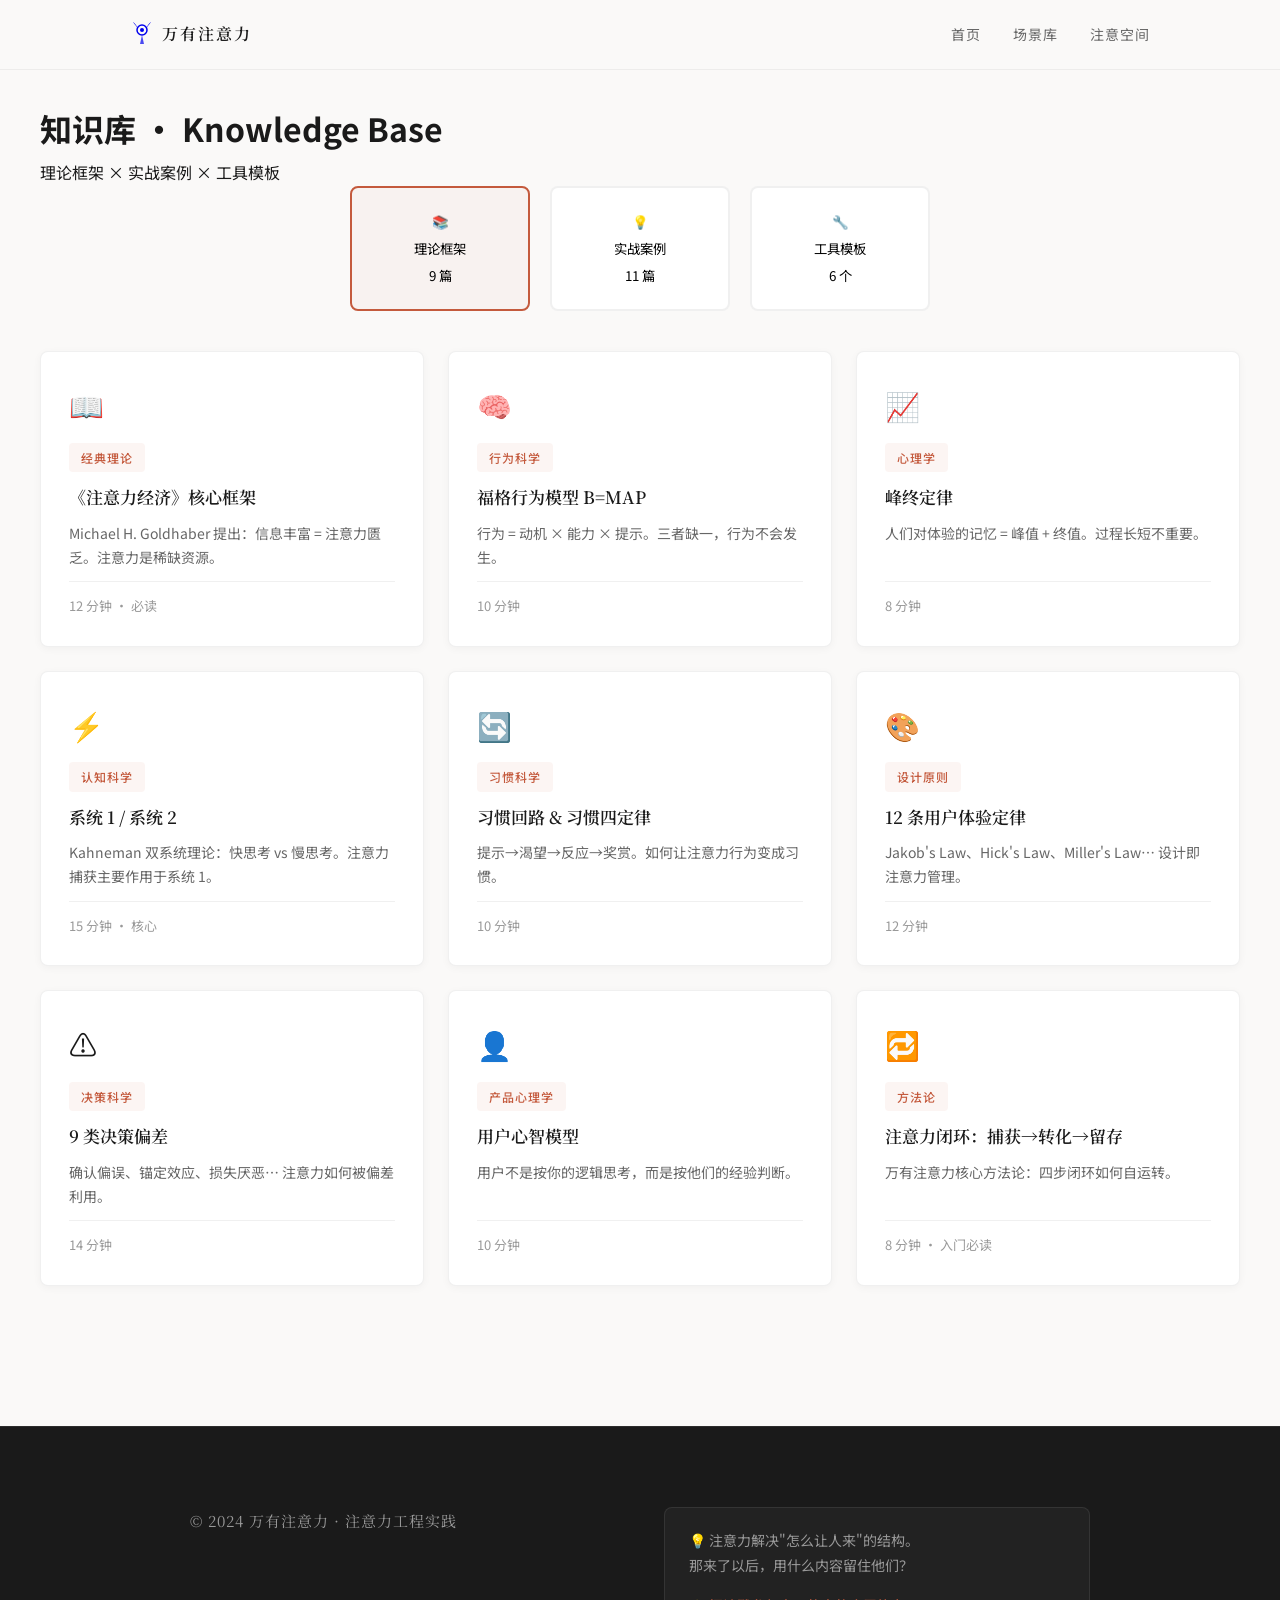
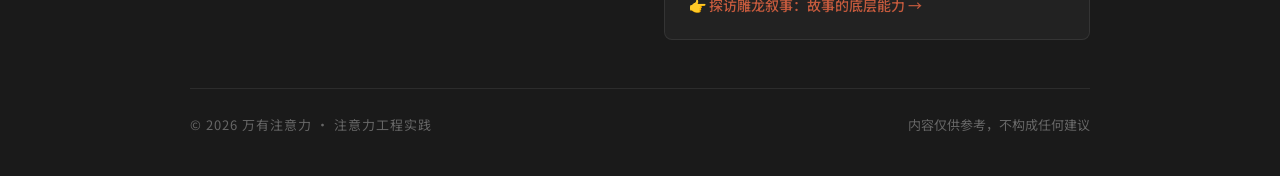
<file: website/knowledge.html>
<!DOCTYPE html>
<html lang="zh-CN">
<head>
  <meta charset="UTF-8">
  <meta name="viewport" content="width=device-width, initial-scale=1.0">
  <title>知识库 · 万有注意力</title>
  <meta name="description" content="注意力工程知识库 - 理论框架、实战案例、工具模板">
  <link href="https://fonts.googleapis.com/css2?family=Noto+Serif+SC:wght@400;600;700&family=Noto+Sans+SC:wght@300;400;500;700&display=swap" rel="stylesheet">
  <link rel="stylesheet" href="/css/brand-tokens.css">
  <link rel="stylesheet" href="/css/style.css?v=3">
  <link rel="stylesheet" href="/css/knowledge.css">
</head>
<body>

<!-- 导航栏 -->
<nav class="nav">
  <div class="nav-container">
    <div class="nav-logo">
      <a href="/index.html" style="text-decoration: none; display: flex; align-items: center; gap: 8px;">
        <svg class="nav-icon" width="24" height="24" viewBox="0 0 24 24" fill="none" xmlns="http://www.w3.org/2000/svg"><circle cx="12" cy="8" r="5" stroke="currentColor" stroke-width="1.5"/><circle cx="12" cy="8" r="2" fill="currentColor"/><path d="M12 13 L10 22 L14 22 Z" fill="currentColor" opacity="0.7"/><path d="M7 5 L4 1" stroke="currentColor" stroke-width="1" stroke-linecap="round" opacity="0.5"/><path d="M17 5 L20 1" stroke="currentColor" stroke-width="1" stroke-linecap="round" opacity="0.5"/><path d="M6 3 L3.5 0.5" stroke="currentColor" stroke-width="1" stroke-linecap="round" opacity="0.3"/><path d="M18 3 L20.5 0.5" stroke="currentColor" stroke-width="1" stroke-linecap="round" opacity="0.3"/></svg>
        <span class="nav-title">万有注意力</span>
      </a>
    </div>
    <div class="nav-links">
      <a href="/index.html" class="nav-link">首页</a>
      <a href="/scenarios.html" class="nav-link">场景库</a>
      <a href="/workbench.html" class="nav-link">注意空间</a>
    </div>
  </div>
</nav>

<!-- 知识库主体 -->
<main class="knowledge-page">
  <div class="knowledge-container">
    
    <!-- 页面标题 -->
    <div class="page-header">
      <h1>知识库 · Knowledge Base</h1>
      <p class="page-subtitle">理论框架 × 实战案例 × 工具模板</p>
    </div>
    
    <!-- 分类 Tab -->
    <div class="knowledge-tabs">
      <button class="knowledge-tab active" data-category="theory">
        <span class="tab-icon">📚</span>
        <span class="tab-title">理论框架</span>
        <span class="tab-count">9 篇</span>
      </button>
      <button class="knowledge-tab" data-category="cases">
        <span class="tab-icon">💡</span>
        <span class="tab-title">实战案例</span>
        <span class="tab-count">11 篇</span>
      </button>
      <button class="knowledge-tab" data-category="tools">
        <span class="tab-icon">🔧</span>
        <span class="tab-title">工具模板</span>
        <span class="tab-count">6 个</span>
      </button>
    </div>
    
    <!-- 理论框架 -->
    <div class="knowledge-grid active" id="knowledge-theory">
      <div class="knowledge-card" onclick="openArticle('theory', 'attention-economy')">
        <div class="card-icon">📖</div>
        <div class="card-tag">经典理论</div>
        <div class="card-title">《注意力经济》核心框架</div>
        <div class="card-desc">Michael H. Goldhaber 提出：信息丰富 = 注意力匮乏。注意力是稀缺资源。</div>
        <div class="card-meta">12 分钟 · 必读</div>
      </div>
      
      <div class="knowledge-card" onclick="openArticle('theory', 'fogg-behavior')">
        <div class="card-icon">🧠</div>
        <div class="card-tag">行为科学</div>
        <div class="card-title">福格行为模型 B=MAP</div>
        <div class="card-desc">行为 = 动机 × 能力 × 提示。三者缺一，行为不会发生。</div>
        <div class="card-meta">10 分钟</div>
      </div>
      
      <div class="knowledge-card" onclick="openArticle('theory', 'peak-end')">
        <div class="card-icon">📈</div>
        <div class="card-tag">心理学</div>
        <div class="card-title">峰终定律</div>
        <div class="card-desc">人们对体验的记忆 = 峰值 + 终值。过程长短不重要。</div>
        <div class="card-meta">8 分钟</div>
      </div>
      
      <div class="knowledge-card" onclick="openArticle('theory', 'thinking-fast-slow')">
        <div class="card-icon">⚡</div>
        <div class="card-tag">认知科学</div>
        <div class="card-title">系统 1 / 系统 2</div>
        <div class="card-desc">Kahneman 双系统理论：快思考 vs 慢思考。注意力捕获主要作用于系统 1。</div>
        <div class="card-meta">15 分钟 · 核心</div>
      </div>
      
      <div class="knowledge-card" onclick="openArticle('theory', 'habit-loop')">
        <div class="card-icon">🔄</div>
        <div class="card-tag">习惯科学</div>
        <div class="card-title">习惯回路 & 习惯四定律</div>
        <div class="card-desc">提示→渴望→反应→奖赏。如何让注意力行为变成习惯。</div>
        <div class="card-meta">10 分钟</div>
      </div>
      
      <div class="knowledge-card" onclick="openArticle('theory', 'ux-laws')">
        <div class="card-icon">🎨</div>
        <div class="card-tag">设计原则</div>
        <div class="card-title">12 条用户体验定律</div>
        <div class="card-desc">Jakob's Law、Hick's Law、Miller's Law… 设计即注意力管理。</div>
        <div class="card-meta">12 分钟</div>
      </div>
      
      <div class="knowledge-card" onclick="openArticle('theory', 'biases')">
        <div class="card-icon">⚠️</div>
        <div class="card-tag">决策科学</div>
        <div class="card-title">9 类决策偏差</div>
        <div class="card-desc">确认偏误、锚定效应、损失厌恶… 注意力如何被偏差利用。</div>
        <div class="card-meta">14 分钟</div>
      </div>
      
      <div class="knowledge-card" onclick="openArticle('theory', 'user-mental-model')">
        <div class="card-icon">👤</div>
        <div class="card-tag">产品心理学</div>
        <div class="card-title">用户心智模型</div>
        <div class="card-desc">用户不是按你的逻辑思考，而是按他们的经验判断。</div>
        <div class="card-meta">10 分钟</div>
      </div>
      
      <div class="knowledge-card" onclick="openArticle('theory', 'attention-closed-loop')">
        <div class="card-icon">🔁</div>
        <div class="card-tag">方法论</div>
        <div class="card-title">注意力闭环：捕获→转化→留存</div>
        <div class="card-desc">万有注意力核心方法论：四步闭环如何自运转。</div>
        <div class="card-meta">8 分钟 · 入门必读</div>
      </div>
    </div>
    
    <!-- 实战案例 -->
    <div class="knowledge-grid" id="knowledge-cases">
      <div class="knowledge-card" onclick="openArticle('cases', 'wechat-100k')">
        <div class="card-icon">📝</div>
        <div class="card-tag">公众号</div>
        <div class="card-title">从 0 到 10 万阅读，只做了一件事</div>
        <div class="card-desc">开口率 18% → 完成率 72% → 返回率 25%。缺口思维写标题。</div>
        <div class="card-meta">15 分钟</div>
      </div>
      
      <div class="knowledge-card" onclick="openArticle('cases', 'xiaohongshu-10k')">
        <div class="card-icon">📕</div>
        <div class="card-tag">小红书</div>
        <div class="card-title">从 0 到 1 万粉，我的爆款公式</div>
        <div class="card-desc">情绪钩子 + 价值密度 + 行动召唤。3 个封面模板直接套用。</div>
        <div class="card-meta">12 分钟</div>
      </div>
      
      <div class="knowledge-card" onclick="openArticle('cases', 'course-completion')">
        <div class="card-icon">🎓</div>
        <div class="card-tag">知识付费</div>
        <div class="card-title">完课率从 20% 提升到 65%</div>
        <div class="card-desc">不是内容问题，是注意力设计问题。四步闭环改造课程营销。</div>
        <div class="card-meta">10 分钟</div>
      </div>
      
      <div class="knowledge-card" onclick="openArticle('cases', 'conversion-2to5')">
        <div class="card-icon">🛒</div>
        <div class="card-tag">电商</div>
        <div class="card-title">转化率从 2% 提升到 5%</div>
        <div class="card-desc">详情页优化清单：信任 + 紧迫 + 行动三要素。</div>
        <div class="card-meta">12 分钟</div>
      </div>
      
      <div class="knowledge-card" onclick="openArticle('cases', 'community-60')">
        <div class="card-icon">👥</div>
        <div class="card-tag">社群运营</div>
        <div class="card-title">从死群到日活 60%</div>
        <div class="card-desc">触发 + 行动 + 奖赏。社群活跃三要素实战。</div>
        <div class="card-meta">10 分钟</div>
      </div>
      
      <div class="knowledge-card" onclick="openArticle('cases', 'habit-100days')">
        <div class="card-icon">💪</div>
        <div class="card-tag">习惯养成</div>
        <div class="card-title">从 3 天放弃到坚持 100 天</div>
        <div class="card-desc">习惯四定律实战：提示→渴望→反应→奖赏。</div>
        <div class="card-meta">8 分钟</div>
      </div>
      
      <div class="knowledge-card" onclick="openArticle('cases', 'saas-onboarding')">
        <div class="card-icon">💻</div>
        <div class="card-tag">SaaS</div>
        <div class="card-title">激活率从 10% 到 40%</div>
        <div class="card-desc">Onboarding 流程优化：目标→行动→反馈。</div>
        <div class="card-meta">12 分钟</div>
      </div>
      
      <div class="knowledge-card" onclick="openArticle('cases', 'info-detox')">
        <div class="card-icon">🧘</div>
        <div class="card-tag">注意力保护</div>
        <div class="card-title">信息断食 30 天记录</div>
        <div class="card-desc">屏幕时间从 6h→3h，深度工作从 1h→3h。真实数据。</div>
        <div class="card-meta">10 分钟</div>
      </div>
      
      <div class="knowledge-card" onclick="openArticle('cases', 'finance-attention')">
        <div class="card-icon">💰</div>
        <div class="card-tag">金融投资</div>
        <div class="card-title">从韭菜到稳定盈利</div>
        <div class="card-desc">投资四象限（风险×知识）。5 分钟自测知道自己的类型。</div>
        <div class="card-meta">12 分钟</div>
      </div>
      
      <div class="knowledge-card" onclick="openArticle('cases', 'combo-diaolong')">
        <div class="card-icon">🔗</div>
        <div class="card-tag">组合拳</div>
        <div class="card-title">注意力工程 × 雕龙叙事</div>
        <div class="card-desc">结构 + 内容 = 完整注意力闭环。互补案例拆解。</div>
        <div class="card-meta">10 分钟</div>
      </div>
      
      <div class="knowledge-card" onclick="openArticle('cases', 'personal-brand')">
        <div class="card-icon">⭐</div>
        <div class="card-tag">个人品牌</div>
        <div class="card-title">一个人如何被 10 万人记住</div>
        <div class="card-desc">注意力记忆点设计：一个符号、一句话、一个动作。</div>
        <div class="card-meta">8 分钟</div>
      </div>
    </div>
    
    <!-- 工具模板 -->
    <div class="knowledge-grid" id="knowledge-tools">
      <div class="knowledge-card" onclick="openArticle('tools', 'title-checklist')">
        <div class="card-icon">✅</div>
        <div class="card-tag">标题工具</div>
        <div class="card-title">标题三要素自检表</div>
        <div class="card-desc">缺口 + 锚定 + 承诺。5 分钟写出好标题。</div>
        <div class="card-meta">免费下载</div>
      </div>
      
      <div class="knowledge-card" onclick="openArticle('tools', 'risk-test')">
        <div class="card-icon">📊</div>
        <div class="card-tag">自测工具</div>
        <div class="card-title">风险偏好自测表</div>
        <div class="card-desc">5 分钟知道自己的投资类型：保守/稳健/积极/激进。</div>
        <div class="card-meta">免费下载</div>
      </div>
      
      <div class="knowledge-card" onclick="openArticle('tools', 'habit-tracker')">
        <div class="card-icon">📅</div>
        <div class="card-tag">习惯工具</div>
        <div class="card-title">21 天习惯追踪表</div>
        <div class="card-desc">提示→渴望→反应→奖赏。每日打卡 + 周复盘。</div>
        <div class="card-meta">免费下载</div>
      </div>
      
      <div class="knowledge-card" onclick="openArticle('tools', 'community-calendar')">
        <div class="card-icon">📆</div>
        <div class="card-tag">运营工具</div>
        <div class="card-title">社群运营日历模板</div>
        <div class="card-desc">30 天内容排期 + 互动触发点 + 转化路径。</div>
        <div class="card-meta">免费下载</div>
      </div>
      
      <div class="knowledge-card" onclick="openArticle('tools', 'detail-checklist')">
        <div class="card-icon">🔍</div>
        <div class="card-tag">优化工具</div>
        <div class="card-title">详情页优化清单</div>
        <div class="card-desc">信任 + 紧迫 + 行动。30 项自检，逐项打分。</div>
        <div class="card-meta">免费下载</div>
      </div>
      
      <div class="knowledge-card" onclick="openArticle('tools', 'attention-audit')">
        <div class="card-icon">🔬</div>
        <div class="card-tag">保护工具</div>
        <div class="card-title">注意力审计表</div>
        <div class="card-desc">每月一次：屏幕时间、推送数量、深度工作时长。</div>
        <div class="card-meta">免费下载</div>
      </div>
    </div>
    
    <!-- 文章详情弹窗 -->
    <div class="modal-overlay" id="modal-overlay" style="display: none;">
      <div class="modal-content">
        <button class="modal-close" onclick="closeArticle()">×</button>
        <div class="modal-body" id="modal-body">
          <!-- 动态加载文章 -->
        </div>
      </div>
    </div>
    
  </div>
</main>

<!-- 页面底部 -->
<footer class="footer">
  <div class="footer-container">
    <div class="footer-grid">
      <div class="footer-col">
        <div class="footer-copyright-large">© 2024 万有注意力 · 注意力工程实践</div>
      </div>
      <div class="footer-col">
        <div class="footer-cross-promo">
          <div class="cross-promo-text">💡 注意力解决"怎么让人来"的结构。<br>那来了以后，用什么内容留住他们？</div>
          <a href="https://diaolong.mangofolio.com" class="cross-promo-link" target="_blank">👉 探访雕龙叙事：故事的底层能力 →</a>
        </div>
      </div>
    </div>
    <div class="footer-divider"></div>
    <div class="footer-bottom">
      <div class="footer-copyright">© 2026 万有注意力 · 注意力工程实践</div>
      <div class="footer-disclaimer">内容仅供参考，不构成任何建议</div>
    </div>
  </div>
</footer>

<script src="/js/knowledge.js"></script>
</body>
</html>
</file>
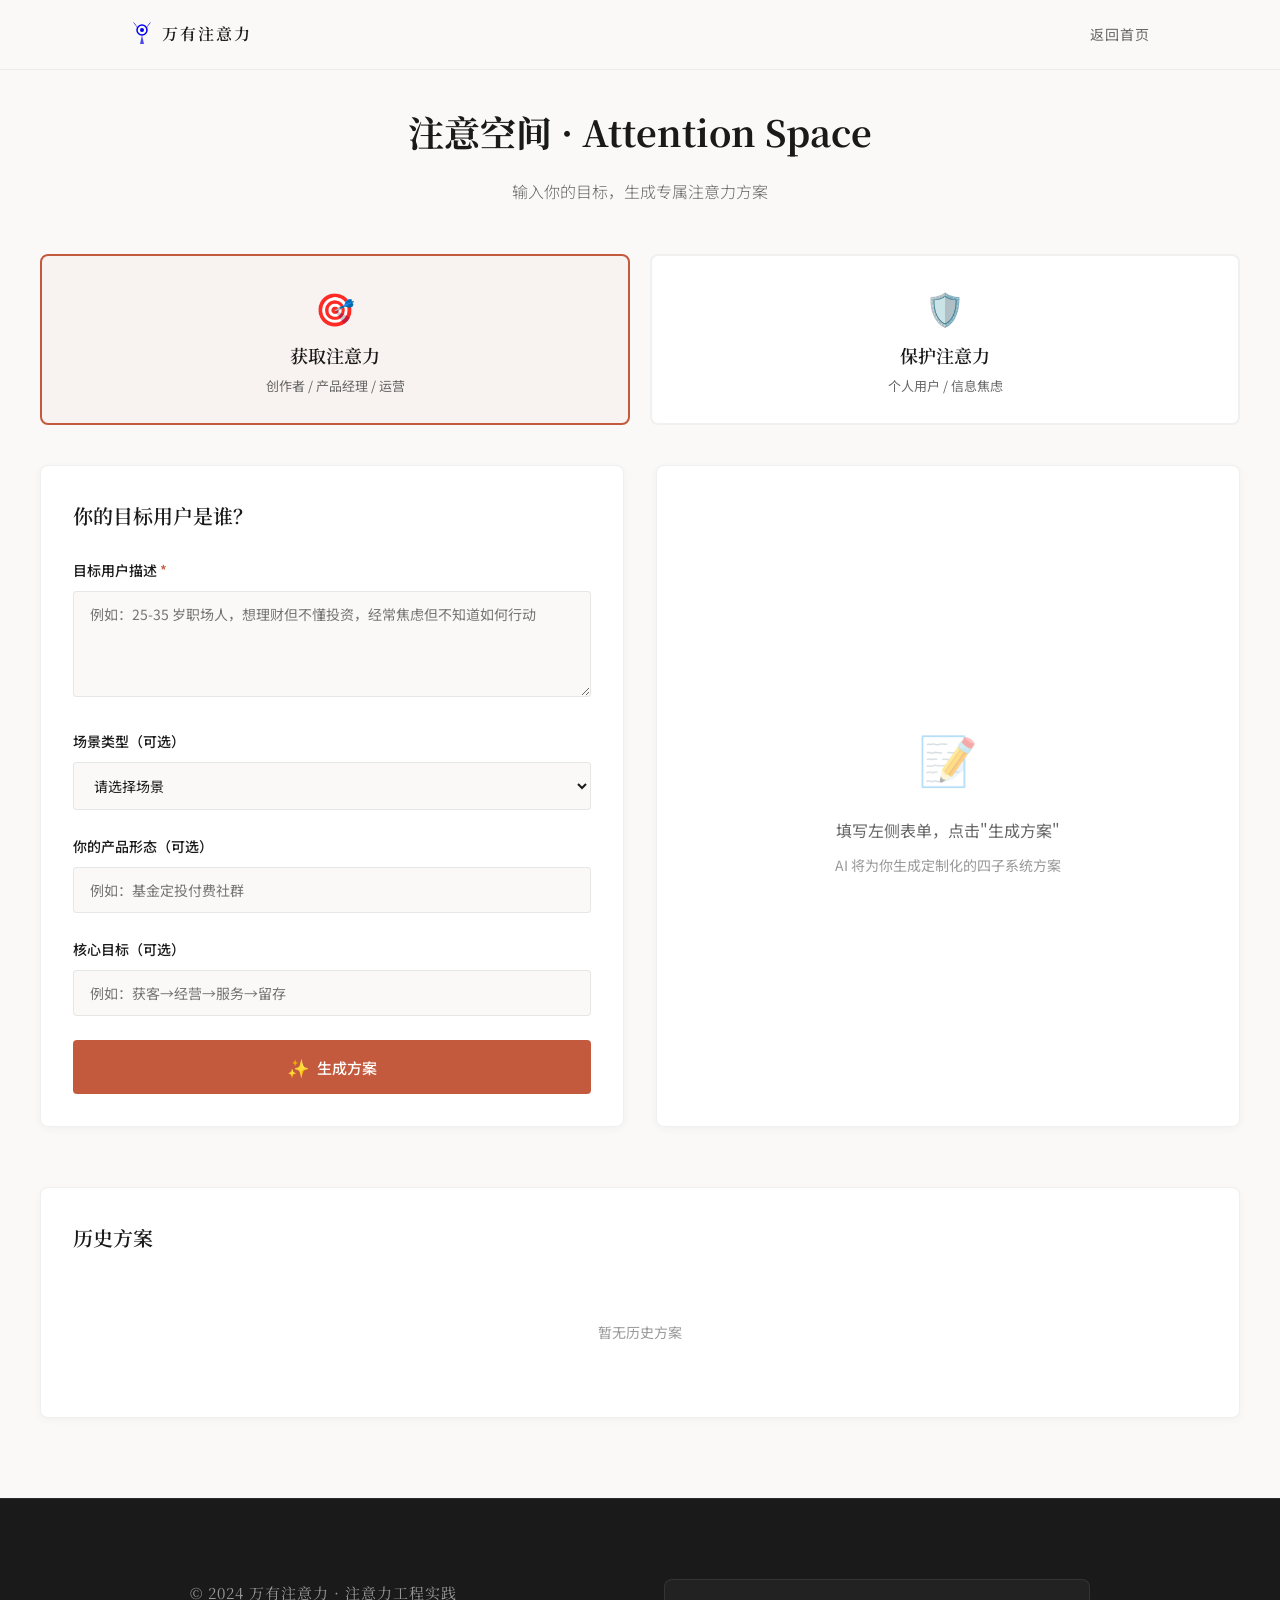
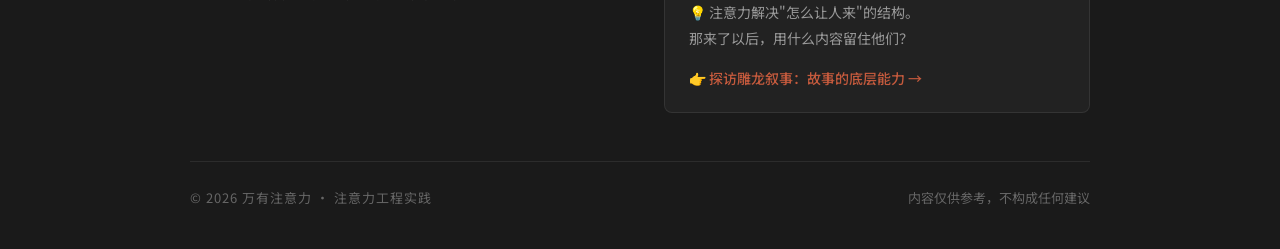
<file: website/workbench.html>
<!DOCTYPE html>
<html lang="zh-CN">
<head>
  <meta charset="UTF-8">
  <meta name="viewport" content="width=device-width, initial-scale=1.0">
  <title>注意空间 · 万有注意力</title>
  <meta name="description" content="万有注意力注意空间 - 生成你的专属注意力方案">
  <link href="https://fonts.googleapis.com/css2?family=Noto+Serif+SC:wght@400;600;700&family=Noto+Sans+SC:wght@300;400;500;700&display=swap" rel="stylesheet">
  <link rel="stylesheet" href="/css/brand-tokens.css">
  <link rel="stylesheet" href="/css/style.css?v=3">
  <link rel="stylesheet" href="/css/workbench.css?v=1">
</head>
<body>

<!-- 导航栏 -->
<nav class="nav">
  <div class="nav-container">
    <div class="nav-logo">
      <a href="/index.html" style="text-decoration: none; display: flex; align-items: center; gap: 8px;">
        <svg class="nav-icon" width="24" height="24" viewBox="0 0 24 24" fill="none" xmlns="http://www.w3.org/2000/svg"><circle cx="12" cy="8" r="5" stroke="currentColor" stroke-width="1.5"/><circle cx="12" cy="8" r="2" fill="currentColor"/><path d="M12 13 L10 22 L14 22 Z" fill="currentColor" opacity="0.7"/><path d="M7 5 L4 1" stroke="currentColor" stroke-width="1" stroke-linecap="round" opacity="0.5"/><path d="M17 5 L20 1" stroke="currentColor" stroke-width="1" stroke-linecap="round" opacity="0.5"/><path d="M6 3 L3.5 0.5" stroke="currentColor" stroke-width="1" stroke-linecap="round" opacity="0.3"/><path d="M18 3 L20.5 0.5" stroke="currentColor" stroke-width="1" stroke-linecap="round" opacity="0.3"/></svg>
        <span class="nav-title">万有注意力</span>
      </a>
    </div>
    <div class="nav-links">
      <a href="/index.html" class="nav-link">返回首页</a>
    </div>
  </div>
</nav>

<!-- 工作台主体 -->
<main class="workbench">
  <div class="workbench-container">
    
    <!-- 页面标题 -->
    <div class="workbench-header">
      <h1>注意空间 · Attention Space</h1>
      <p class="workbench-subtitle">输入你的目标，生成专属注意力方案</p>
    </div>
    
    <!-- 引擎切换 Tab -->
    <div class="engine-tabs">
      <button class="engine-tab active" data-engine="get">
        <span class="tab-icon">🎯</span>
        <span class="tab-title">获取注意力</span>
        <span class="tab-desc">创作者 / 产品经理 / 运营</span>
      </button>
      <button class="engine-tab" data-engine="protect">
        <span class="tab-icon">🛡️</span>
        <span class="tab-title">保护注意力</span>
        <span class="tab-desc">个人用户 / 信息焦虑</span>
      </button>
    </div>
    
    <!-- 获取注意力引擎 -->
    <div class="engine-panel active" id="engine-get">
      <div class="panel-grid">
        <!-- 输入区 -->
        <div class="input-section">
          <h2 class="section-heading">你的目标用户是谁？</h2>
          
          <div class="form-group">
            <label for="target-user">目标用户描述 <span class="required">*</span></label>
            <textarea id="target-user" class="form-textarea" rows="4" placeholder="例如：25-35 岁职场人，想理财但不懂投资，经常焦虑但不知道如何行动"></textarea>
          </div>
          
          <div class="form-group">
            <label for="scenario">场景类型（可选）</label>
            <select id="scenario" class="form-select">
              <option value="">请选择场景</option>
              <option value="wechat">公众号创作者</option>
              <option value="xiaohongshu">小红书创作者</option>
              <option value="knowledge">知识付费</option>
              <option value="ecommerce">电商决策</option>
              <option value="finance">金融投资</option>
              <option value="social">社交社群</option>
              <option value="health">健康习惯</option>
              <option value="saas">SaaS 工具</option>
            </select>
          </div>
          
          <div class="form-group">
            <label for="product">你的产品形态（可选）</label>
            <input type="text" id="product" class="form-input" placeholder="例如：基金定投付费社群">
          </div>
          
          <div class="form-group">
            <label for="goal">核心目标（可选）</label>
            <input type="text" id="goal" class="form-input" placeholder="例如：获客→经营→服务→留存">
          </div>
          
          <button class="btn-generate" onclick="generatePlan('get')">
            <span class="btn-icon">✨</span>
            生成方案
          </button>
        </div>
        
        <!-- 输出区 -->
        <div class="output-section">
          <div class="output-placeholder" id="output-placeholder-get">
            <div class="placeholder-icon">📝</div>
            <div class="placeholder-text">填写左侧表单，点击"生成方案"</div>
            <div class="placeholder-hint">AI 将为你生成定制化的四子系统方案</div>
          </div>
          
          <div class="output-content" id="output-content-get" style="display: none;">
            <!-- 动态生成内容将在这里 -->
          </div>
        </div>
      </div>
    </div>
    
    <!-- 保护注意力引擎 -->
    <div class="engine-panel" id="engine-protect">
      <div class="panel-grid">
        <!-- 输入区 -->
        <div class="input-section">
          <h2 class="section-heading">你的注意力现状？</h2>
          
          <div class="form-group">
            <label>每天刷手机几小时？ <span class="required">*</span></label>
            <div class="radio-group">
              <label class="radio-option"><input type="radio" name="screen-time" value="0-2"> &lt;2h</label>
              <label class="radio-option"><input type="radio" name="screen-time" value="2-4"> 2-4h</label>
              <label class="radio-option"><input type="radio" name="screen-time" value="4-6" checked> 4-6h</label>
              <label class="radio-option"><input type="radio" name="screen-time" value="6+"> 6h+</label>
            </div>
          </div>
          
          <div class="form-group">
            <label>什么信息让你焦虑？（可多选）</label>
            <div class="checkbox-group">
              <label class="checkbox-option"><input type="checkbox" name="anxiety" value="stocks"> 股市波动</label>
              <label class="checkbox-option"><input type="checkbox" name="anxiety" value="news"> 行业新闻</label>
              <label class="checkbox-option"><input type="checkbox" name="anxiety" value="others"> 别人赚钱</label>
              <label class="checkbox-option"><input type="checkbox" name="anxiety" value="ai"> AI 焦虑</label>
              <label class="checkbox-option"><input type="checkbox" name="anxiety" value="fomo"> 怕错过信息</label>
            </div>
          </div>
          
          <div class="form-group">
            <label for="focus-problem">想专注但做不到的事？</label>
            <textarea id="focus-problem" class="form-textarea" rows="3" placeholder="例如：想深度阅读，但总是被推送打断"></textarea>
          </div>
          
          <button class="btn-generate" onclick="generatePlan('protect')">
            <span class="btn-icon">✨</span>
            生成方案
          </button>
        </div>
        
        <!-- 输出区 -->
        <div class="output-section">
          <div class="output-placeholder" id="output-placeholder-protect">
            <div class="placeholder-icon">📝</div>
            <div class="placeholder-text">填写左侧表单，点击"生成方案"</div>
            <div class="placeholder-hint">AI 将为你生成个人注意力保护方案</div>
          </div>
          
          <div class="output-content" id="output-content-protect" style="display: none;">
            <!-- 动态生成内容将在这里 -->
          </div>
        </div>
      </div>
    </div>
    
    <!-- 历史方案 -->
    <div class="history-section">
      <h2 class="section-heading">历史方案</h2>
      <div class="history-list" id="history-list">
        <div class="history-empty">暂无历史方案</div>
      </div>
    </div>
    
  </div>
</main>

<!-- 页面底部 -->
<footer class="footer">
  <div class="footer-container">
    <div class="footer-grid">
      <div class="footer-col">
        <div class="footer-copyright-large">© 2024 万有注意力 · 注意力工程实践</div>
      </div>
      <div class="footer-col">
        <div class="footer-cross-promo">
          <div class="cross-promo-text">💡 注意力解决"怎么让人来"的结构。<br>那来了以后，用什么内容留住他们？</div>
          <a href="https://diaolong.mangofolio.com" class="cross-promo-link" target="_blank">👉 探访雕龙叙事：故事的底层能力 →</a>
        </div>
      </div>
    </div>
    <div class="footer-divider"></div>
    <div class="footer-bottom">
      <div class="footer-copyright">© 2026 万有注意力 · 注意力工程实践</div>
      <div class="footer-disclaimer">内容仅供参考，不构成任何建议</div>
    </div>
  </div>
</footer>

<script src="/js/workbench.js?v=1"></script>
</body>
</html>
</file>
<file: css/brand-tokens.css>
/* ============================================
   注意力工程 · 品牌设计令牌 v2.0
   基于 BRAND_GUIDELINES v2.0 (2026-05-29)
   统一管理所有颜色/字体/间距 token
   ============================================ */

:root {
  /* === 配色体系 === */
  /* 主色 */
  --accent: #c45a3d;           /* 赭红 - 品牌主色 */
  --accent-hover: #a84a32;     /* 深赭红 - 悬停反馈 */
  --accent-dim: rgba(196, 90, 61, 0.15);  /* 赭红淡色 - 背景点缀 */

  /* 背景色 */
  --bg-main: #faf9f8;          /* 暖白 - 主背景 */
  --bg-light: #fff;            /* 纯白 - 卡片/亮色区 */
  --bg-dark: #1a1a1a;          /* 深灰 - 暗色区/footer */
  --bg-alt: #222;              /* 次深灰 - 交替暗色区 */

  /* 文字色 */
  --text-primary: #1a1a1a;     /* 深灰 - 标题/主文字 */
  --text-secondary: #666;      /* 中灰 - 正文 */
  --text-muted: #999;          /* 浅灰 - 次要信息 */
  --text-inverse: #fff;        /* 白色 - 暗色区上文字 */

  /* 边框/分割 */
  --border-light: rgba(0,0,0,0.05);
  --border-medium: rgba(0,0,0,0.06);
  --border-heavy: rgba(0,0,0,0.12);
  --border-inverse: rgba(255,255,255,0.08);
  --border-inverse-heavy: rgba(255,255,255,0.12);

  /* === 字体系统 === */
  /* Noto Serif SC - 衬线体，人文感，用于标题 */
  /* Noto Sans SC - 无衬线，易读，用于正文 */
  /* 字重：400=Regular / 500=Medium / 600=Semibold / 700=Bold */

  /* === 功能性颜色（无需tokenize） === */
  /* #fff - 纯白，用于深色区上的按钮/文字，功能性白色，不需要token */

  /* === 间距系统 === */
  --space-xs: 8px;
  --space-sm: 12px;
  --space-md: 16px;
  --space-lg: 20px;
  --space-xl: 24px;
  --space-2xl: 32px;
  --space-3xl: 40px;
  --space-4xl: 48px;

  /* 移动端间距（<=768px） */
  --space-mobile-section: 80px 20px;
  --space-desktop-section: 96px 40px;

  /* === 组件 token === */
  /* 卡片 */
  --card-padding: 24px;
  --card-radius: 8px;
  --card-shadow: 0 2px 8px rgba(0,0,0,0.04);
  --card-shadow-hover: 0 8px 24px rgba(0,0,0,0.08);
  --card-border: 1px solid var(--border-medium);

  /* 按钮 */
  --btn-padding: 12px 32px;
  --btn-radius: 4px;
  --btn-font-weight: 500;

  /* 导航 */
  --nav-height: auto;
  --nav-padding: 20px 0;
  --nav-link-gap: 32px;

  /* === 动效系统 === */
  --transition-fast: 0.15s ease;
  --transition-base: 0.3s ease;
  --transition-slow: 0.5s ease;
}

/* === 硬编码颜色修复指南 === */
/*
修复前 → 修复后：
#333 → #1a1a1a (--text-primary)
#555 → #666 (--text-secondary)
#888 → #999 (--text-muted)
#f5f3f0 → #faf9f8 (--bg-main)
#fff → #fff 或 var(--bg-light)
#c45a3d → var(--accent)
#a84a32 → var(--accent-hover)
rgba(0,0,0,0.04) → rgba(0,0,0,0.04) 已有card-shadow token
*/
</file>
<file: css/style.css>
/* ============================================
   注意力工程 SaaS - 样式表 v2
   清爽风格（参考 diaolong.mangofolio.com）
   ============================================ */

/* 基础重置 */
* {
  margin: 0;
  padding: 0;
  box-sizing: border-box;
}

html {
  scroll-behavior: smooth;
}

body {
  font-family: 'Noto Sans SC', sans-serif;
  color: var(--text-primary);
  line-height: 1.8;
  background: var(--bg-main);
}

/* 导航栏 */
.nav {
  position: fixed;
  top: 0;
  left: 0;
  right: 0;
  z-index: 100;
  background: rgba(250, 249, 248, 0.95);
  backdrop-filter: blur(10px);
  padding: 20px 0;
  border-bottom: 1px solid rgba(0,0,0,0.05);
}

.nav-container {
  max-width: 1100px;
  margin: 0 auto;
  padding: 0 40px;
  display: flex;
  justify-content: space-between;
  align-items: center;
}

.nav-logo {
  display: flex;
  align-items: center;
  gap: 8px;
}

.nav-emoji {
  font-size: 20px;
}

.nav-title {
  font-family: 'Noto Serif SC', serif;
  font-size: 16px;
  font-weight: 600;
  color: var(--text-primary);
  letter-spacing: 2px;
}

.nav-links {
  display: flex;
  align-items: center;
  gap: 32px;
}

.nav-link {
  font-size: 14px;
  color: var(--text-secondary);
  text-decoration: none;
  transition: color 0.3s;
  letter-spacing: 1px;
}

.nav-link:hover {
  color: var(--accent);
}

.nav-cta {
  font-size: 14px;
  color: var(--bg-light);
  background: var(--accent);
  padding: 10px 24px;
  border-radius: 4px;
  text-decoration: none;
  transition: all 0.3s;
  font-weight: 500;
}

.nav-cta:hover {
  background: var(--accent-hover);
  transform: translateY(-1px);
}

/* Hero */
.hero {
  min-height: 90vh;
  display: flex;
  flex-direction: column;
  align-items: center;
  justify-content: center;
  text-align: center;
  padding: 140px 40px 80px;
  background: var(--bg-main);
  color: var(--text-primary);
}

.hero-content {
  max-width: 800px;
}

.hero-tagline {
  font-size: 13px;
  letter-spacing: 4px;
  color: var(--accent);
  text-transform: uppercase;
  margin-bottom: 32px;
  font-weight: 500;
}

.hero h1 {
  font-family: 'Noto Serif SC', serif;
  font-size: clamp(36px, 6vw, 56px);
  font-weight: 700;
  line-height: 1.3;
  margin-bottom: 20px;
  color: var(--text-primary);
}

.hero h1 em {
  font-style: normal;
  color: var(--accent);
}

.hero-subtitle {
  font-size: clamp(16px, 2.5vw, 18px);
  color: var(--text-secondary);
  line-height: 1.8;
  margin-bottom: 40px;
  font-weight: 300;
}

.hero-divider {
  width: 40px;
  height: 2px;
  background: var(--accent);
  margin: 32px auto;
}

/* 双引擎卡片 */
.dual-engines {
  display: grid;
  grid-template-columns: 1fr 1fr;
  gap: 32px;
  margin-top: 48px;
}

.engine-card {
  background: var(--bg-light);
  border: 1px solid rgba(0,0,0,0.06);
  border-radius: 8px;
  padding: 40px 32px;
  text-decoration: none;
  color: var(--text-primary);
  transition: all 0.3s;
  display: flex;
  flex-direction: column;
  align-items: center;
  gap: 12px;
  box-shadow: 0 2px 8px rgba(0,0,0,0.04);
}

.engine-card:hover {
  border-color: var(--accent);
  box-shadow: 0 8px 24px rgba(0,0,0,0.08);
  transform: translateY(-4px);
}

.engine-icon {
  font-size: 40px;
  margin-bottom: 8px;
}

.engine-title {
  font-family: 'Noto Serif SC', serif;
  font-size: 22px;
  font-weight: 600;
  margin-bottom: 4px;
  color: var(--text-primary);
}

.engine-subtitle {
  font-size: 13px;
  color: var(--text-muted);
  letter-spacing: 2px;
  text-transform: uppercase;
}

.engine-desc {
  font-size: 14px;
  color: var(--text-secondary);
  line-height: 1.6;
  margin-top: 8px;
  text-align: center;
}

.engine-cta {
  font-size: 13px;
  color: var(--accent);
  margin-top: 20px;
  font-weight: 500;
}

.engine-cta-card {
  padding: 32px;
}

.engine-cta-card .engine-title {
  font-size: 18px;
}

/* 滚动提示 */
.scroll-hint {
  position: absolute;
  bottom: 40px;
  font-size: 12px;
  color: var(--text-muted);
  letter-spacing: 2px;
  animation: bounce 2s infinite;
}

@keyframes bounce {
  0%, 20%, 50%, 80%, 100% { transform: translateY(0); }
  40% { transform: translateY(-10px); }
  60% { transform: translateY(-5px); }
}

/* Section 通用 */
.section {
  padding: 100px 40px;
  background: var(--bg-main);
}

.section-content {
  max-width: 900px;
  margin: 0 auto;
}

.section-title {
  font-family: 'Noto Serif SC', serif;
  font-size: clamp(26px, 4vw, 34px);
  font-weight: 700;
  margin-bottom: 20px;
  line-height: 1.4;
  color: var(--text-primary);
}

.section-title em {
  font-style: normal;
  color: var(--accent);
}

.section-subtitle {
  font-size: 16px;
  color: var(--text-secondary);
  line-height: 1.8;
  margin-bottom: 48px;
  font-weight: 300;
}

/* 亮色区 */
.section-light {
  background: var(--bg-light);
}

.section-light .body-text {
  font-size: 16px;
  color: var(--text-secondary);
  line-height: 2;
  font-weight: 300;
}

.section-light .body-text strong {
  font-weight: 500;
  color: var(--text-primary);
}

/* 书籍区 */
.section-books {
  background: var(--bg-main);
}

.books-grid {
  display: grid;
  grid-template-columns: repeat(auto-fit, minmax(280px, 1fr));
  gap: 20px;
  margin-top: 32px;
}

.book-card {
  padding: 24px;
  background: var(--bg-light);
  border-radius: 8px;
  border: 1px solid rgba(0,0,0,0.06);
  box-shadow: 0 2px 8px rgba(0,0,0,0.04);
  transition: all 0.3s;
}

.book-card:hover {
  border-color: rgba(0,0,0,0.12);
  box-shadow: 0 4px 16px rgba(0,0,0,0.08);
}

.book-card .book-title {
  font-size: 14px;
  font-weight: 600;
  color: var(--text-primary);
  margin-bottom: 8px;
}

.book-card .book-method {
  font-size: 13px;
  color: var(--text-secondary);
  line-height: 1.6;
}

/* 暗色区（方法论） */
.section-dark {
  background: var(--text-primary);
  color: var(--bg-light);
}

.section-dark .section-title {
  color: var(--bg-light);
}

.section-dark .section-subtitle {
  color: var(--text-muted);
}

.section-alt {
  background: var(--bg-alt);
}

/* 方法论流程 */
.framework-flow {
  display: flex;
  align-items: center;
  justify-content: center;
  gap: 20px;
  margin-top: 40px;
  flex-wrap: wrap;
}

.flow-step {
  text-align: center;
  padding: 28px 24px;
  background: rgba(255,255,255,0.08);
  border-radius: 8px;
  border: 1px solid rgba(255,255,255,0.12);
  min-width: 160px;
  transition: all 0.3s;
}

.flow-step:hover {
  background: rgba(255,255,255,0.12);
  border-color: rgba(255,255,255,0.2);
}

.flow-num {
  font-family: 'Noto Serif SC', serif;
  font-size: 13px;
  color: var(--accent);
  margin-bottom: 10px;
  font-weight: 600;
  letter-spacing: 1px;
}

.flow-title {
  font-size: 16px;
  font-weight: 500;
  color: var(--bg-light);
  margin-bottom: 6px;
}

.flow-desc {
  font-size: 13px;
  color: var(--text-muted);
}

.flow-arrow {
  font-size: 20px;
  color: var(--accent);
  opacity: 0.6;
}

/* 组合拳 */
.combo-grid {
  display: grid;
  grid-template-columns: 1fr 1fr;
  gap: 32px;
  margin-top: 40px;
}

.combo-card {
  padding: 32px;
  background: var(--bg-light);
  border-radius: 8px;
  border: 1px solid rgba(0,0,0,0.06);
  box-shadow: 0 2px 8px rgba(0,0,0,0.04);
}

.combo-label {
  font-size: 12px;
  color: var(--text-muted);
  margin-bottom: 10px;
  letter-spacing: 1px;
  text-transform: uppercase;
}

.combo-title {
  font-size: 20px;
  font-weight: 600;
  color: var(--text-primary);
  margin-bottom: 10px;
}

.combo-desc {
  font-size: 14px;
  color: var(--text-secondary);
  line-height: 1.7;
  font-weight: 300;
}

/* CTA 区 */
.section-hero {
  background: var(--text-primary);
  color: var(--bg-light);
  text-align: center;
  padding: 120px 40px;
}

.section-hero h2 {
  font-family: 'Noto Serif SC', serif;
  font-size: clamp(28px, 4vw, 40px);
  font-weight: 700;
  line-height: 1.5;
  margin-bottom: 24px;
  color: var(--bg-light);
}

.cta-divider {
  width: 40px;
  height: 2px;
  background: var(--accent);
  margin: 32px auto;
}

/* 页面底部 */
.footer {
  background: var(--text-primary);
  color: var(--bg-light);
  padding: 80px 40px 40px;
  border-top: 1px solid rgba(255,255,255,0.08);
}

.footer-container {
  max-width: 900px;
  margin: 0 auto;
}

.footer-grid {
  display: grid;
  grid-template-columns: 1fr 1fr;
  gap: 48px;
  margin-bottom: 48px;
}

.footer-col-title {
  font-family: 'Noto Serif SC', serif;
  font-size: 15px;
  font-weight: 600;
  color: var(--bg-light);
  margin-bottom: 20px;
  letter-spacing: 1px;
}

.footer-item {
  font-size: 14px;
  color: var(--text-muted);
  line-height: 1.8;
}

.footer-link {
  font-size: 14px;
  color: var(--accent);
  text-decoration: none;
  display: block;
  margin-bottom: 10px;
  transition: color 0.3s;
}

.footer-link:hover {
  color: var(--accent);
}

.footer-divider {
  width: 100%;
  height: 1px;
  background: rgba(255,255,255,0.08);
  margin-bottom: 24px;
}

.footer-bottom {
  display: flex;
  justify-content: space-between;
  align-items: center;
}

.footer-copyright {
  font-size: 13px;
  color: var(--text-secondary);
  letter-spacing: 1px;
}

.footer-disclaimer {
  font-size: 13px;
  color: var(--text-secondary);
}

/* 版权大字 */
.footer-copyright-large {
  font-family: 'Noto Serif SC', serif;
  font-size: 15px;
  color: var(--text-muted);
  letter-spacing: 1px;
  line-height: 1.8;
}

/* 交叉推广卡片 */
.footer-cross-promo {
  background: rgba(255,255,255,0.04);
  border: 1px solid rgba(255,255,255,0.08);
  border-radius: 8px;
  padding: 20px 24px;
  transition: all 0.3s;
}

.footer-cross-promo:hover {
  background: rgba(255,255,255,0.06);
  border-color: rgba(196, 90, 61, 0.3);
}

.cross-promo-text {
  font-size: 14px;
  color: var(--text-muted);
  line-height: 1.8;
  margin-bottom: 12px;
}

.cross-promo-link {
  font-size: 14px;
  color: var(--accent);
  text-decoration: none;
  font-weight: 500;
  transition: color 0.3s;
}

.cross-promo-link:hover {
  color: var(--accent);
}

/* 响应式 */
@media (max-width: 768px) {
  .nav-container {
    padding: 0 20px;
  }
  
  .nav-links {
    gap: 16px;
  }
  
  .nav-link {
    font-size: 13px;
  }
  
  .hero {
    padding: 120px 20px 60px;
  }
  
  .dual-engines {
    grid-template-columns: 1fr;
    gap: 20px;
  }
  
  .section {
    padding: 80px 20px;
  }
  
  .framework-flow {
    flex-direction: column;
    gap: 16px;
  }
  
  .flow-arrow {
    transform: rotate(90deg);
  }
  
  .combo-grid {
    grid-template-columns: 1fr;
  }
  
  .footer-grid {
    grid-template-columns: 1fr;
    gap: 32px;
  }
  
  .footer-bottom {
    flex-direction: column;
    gap: 16px;
    text-align: center;
  }
  
  .books-grid {
    grid-template-columns: 1fr;
  }
}
</file>
<file: css/scenarios.css>
/* ============================================
   注意力工程 SaaS - 场景库样式
   ============================================ */

/* 场景库主体 */
.scenarios-page {
  padding: 100px 40px 80px;
  background: var(--bg-main);
  min-height: calc(100vh - 60px);
}

.scenarios-container {
  max-width: 1200px;
  margin: 0 auto;
}

/* 页面标题 */
.page-header {
  text-align: center;
  margin-bottom: 48px;
}

.page-header h1 {
  font-family: 'Noto Serif SC', serif;
  font-size: clamp(28px, 4vw, 36px);
  font-weight: 700;
  color: var(--text-primary);
  margin-bottom: 12px;
}

.page-subtitle {
  font-size: 16px;
  color: var(--text-secondary);
  font-weight: 300;
}

/* 场景切换 Tab */
.scenario-tabs {
  display: flex;
  gap: 20px;
  margin-bottom: 40px;
  justify-content: center;
}

.scenario-tab {
  display: flex;
  flex-direction: column;
  align-items: center;
  gap: 8px;
  padding: 24px 48px;
  background: var(--bg-light);
  border: 2px solid rgba(0,0,0,0.06);
  border-radius: 8px;
  cursor: pointer;
  transition: all 0.3s;
  font-family: inherit;
  min-width: 200px;
}

.scenario-tab:hover {
  border-color: rgba(0,0,0,0.12);
  transform: translateY(-2px);
}

.scenario-tab.active {
  border-color: var(--accent);
  background: rgba(196, 90, 61, 0.04);
}

.tab-icon {
  font-size: 32px;
  margin-bottom: 4px;
}

.tab-title {
  font-family: 'Noto Serif SC', serif;
  font-size: 18px;
  font-weight: 600;
  color: var(--text-primary);
}

.tab-count {
  font-size: 13px;
  color: var(--text-muted);
}

/* 场景网格 */
.scenario-grid {
  display: none;
  grid-template-columns: repeat(auto-fill, minmax(280px, 1fr));
  gap: 24px;
  margin-bottom: 60px;
}

.scenario-grid.active {
  display: grid;
}

/* 场景卡片 */
.scenario-card {
  background: var(--bg-light);
  border: 1px solid rgba(0,0,0,0.06);
  border-radius: 8px;
  padding: 28px;
  cursor: pointer;
  transition: all 0.3s;
  box-shadow: 0 2px 8px rgba(0,0,0,0.04);
}

.scenario-card:hover {
  border-color: rgba(0,0,0,0.12);
  box-shadow: 0 8px 24px rgba(0,0,0,0.08);
  transform: translateY(-4px);
}

.scenario-card-icon {
  font-size: 36px;
  margin-bottom: 16px;
}

.scenario-card-title {
  font-family: 'Noto Serif SC', serif;
  font-size: 18px;
  font-weight: 600;
  color: var(--text-primary);
  margin-bottom: 8px;
}

.scenario-card-pain {
  font-size: 14px;
  color: var(--text-secondary);
  line-height: 1.6;
  margin-bottom: 16px;
  min-height: 40px;
}

.scenario-card-preview {
  font-size: 13px;
  color: var(--text-muted);
  padding-top: 16px;
  border-top: 1px solid rgba(0,0,0,0.06);
}

.scenario-card-preview strong {
  color: var(--accent);
}

/* 弹窗 */
.modal-overlay {
  position: fixed;
  top: 0;
  left: 0;
  right: 0;
  bottom: 0;
  background: rgba(0,0,0,0.5);
  display: flex;
  align-items: center;
  justify-content: center;
  z-index: 1000;
  padding: 20px;
}

.modal-content {
  background: var(--bg-light);
  border-radius: 8px;
  max-width: 800px;
  max-height: 90vh;
  overflow-y: auto;
  position: relative;
  box-shadow: 0 8px 32px rgba(0,0,0,0.12);
}

.modal-close {
  position: absolute;
  top: 16px;
  right: 16px;
  width: 32px;
  height: 32px;
  background: var(--bg-main);
  border: none;
  border-radius: 50%;
  font-size: 20px;
  color: var(--text-secondary);
  cursor: pointer;
  transition: all 0.3s;
  display: flex;
  align-items: center;
  justify-content: center;
}

.modal-close:hover {
  background: var(--bg-main);
  color: var(--text-primary);
}

.modal-body {
  padding: 40px;
}

/* 弹窗内容 */
.modal-header {
  margin-bottom: 32px;
}

.modal-title {
  font-family: 'Noto Serif SC', serif;
  font-size: 24px;
  font-weight: 700;
  color: var(--text-primary);
  margin-bottom: 8px;
}

.modal-subtitle {
  font-size: 14px;
  color: var(--text-secondary);
}

.modal-section {
  margin-bottom: 28px;
}

.modal-section-title {
  font-family: 'Noto Serif SC', serif;
  font-size: 16px;
  font-weight: 600;
  color: var(--text-primary);
  margin-bottom: 12px;
  padding-bottom: 8px;
  border-bottom: 2px solid var(--accent);
}

.modal-section-content {
  font-size: 14px;
  color: var(--text-secondary);
  line-height: 1.8;
}

.modal-section-content ul {
  list-style: none;
  padding-left: 0;
}

.modal-section-content li {
  padding: 6px 0;
  border-bottom: 1px solid rgba(0,0,0,0.04);
}

.modal-section-content li:last-child {
  border-bottom: none;
}

.modal-section-content strong {
  color: var(--text-primary);
  font-weight: 500;
}

.modal-actions {
  display: flex;
  gap: 12px;
  margin-top: 32px;
  padding-top: 32px;
  border-top: 1px solid rgba(0,0,0,0.06);
}

.btn-use {
  flex: 1;
  padding: 14px 24px;
  background: var(--accent);
  color: var(--bg-light);
  border: none;
  border-radius: 4px;
  font-size: 15px;
  font-weight: 500;
  font-family: inherit;
  cursor: pointer;
  transition: all 0.3s;
}

.btn-use:hover {
  background: var(--accent-hover);
  transform: translateY(-1px);
}

.btn-custom {
  flex: 1;
  padding: 14px 24px;
  background: var(--bg-main);
  color: var(--text-secondary);
  border: 1px solid rgba(0,0,0,0.08);
  border-radius: 4px;
  font-size: 15px;
  font-weight: 500;
  font-family: inherit;
  cursor: pointer;
  transition: all 0.3s;
}

.btn-custom:hover {
  background: var(--bg-main);
  border-color: rgba(0,0,0,0.12);
}

/* 响应式 */
@media (max-width: 768px) {
  .scenarios-page {
    padding: 80px 20px 60px;
  }
  
  .scenario-tabs {
    flex-direction: column;
    align-items: center;
  }
  
  .scenario-tab {
    width: 100%;
    max-width: 300px;
  }
  
  .scenario-grid {
    grid-template-columns: 1fr;
  }
  
  .modal-content {
    max-height: 100vh;
    margin: 20px;
  }
  
  .modal-body {
    padding: 24px;
  }
  
  .modal-actions {
    flex-direction: column;
  }
}
</file>
<file: css/p7-cards.css>
/* ============================================
   锚点卡系列完整样式表
   attention-p7-cards-v5.html 专用

   使用 brand-tokens.css 中的共享 token
   本文件完全替换 HTML 内联 <style>
   ============================================ */

@import url('https://fonts.googleapis.com/css2?family=Noto+Serif+SC:wght@400;600;700&family=Noto+Sans+SC:wght@300;400;500;700&display=swap');

* { margin: 0; padding: 0; box-sizing: border-box; }

/* 重置 body 使用 token（替换内联 #f5f3f0） */
body {
  background: var(--bg-main);  /* 统一用暖白，与v3主站一致 */
  display: flex;
  flex-direction: column;
  align-items: center;
  padding: 40px 20px;
  gap: 32px;
  font-family: 'Noto Sans SC', sans-serif;
}

/* === 卡片基础 === */
.card {
  width: 420px;
  min-height: 480px;
  background: var(--bg-light);
  border-radius: 2px;
  padding: 48px 36px;
  position: relative;
  overflow: hidden;
  display: flex;
  flex-direction: column;
}

.card::before {
  content: '';
  position: absolute;
  top: 0; left: 0; right: 0;
  height: 2px;
  background: var(--text-primary);
}

.card-dark {
  background: var(--bg-dark);
  color: var(--text-inverse);
}

.card-dark::before {
  background: var(--accent);
}

.card-dark:hover {
  box-shadow: var(--card-shadow-hover);
}

/* === Cover 类型 === */
.card-cover {
  justify-content: center;
  text-align: center;
}

.card-cover .series {
  font-size: 11px;
  letter-spacing: 4px;
  color: var(--text-muted);
  text-transform: uppercase;
  margin-bottom: 40px;
  font-weight: 400;
}

.card-cover .main-title {
  font-family: 'Noto Serif SC', serif;
  font-size: 24px;
  font-weight: 700;
  color: var(--text-primary);
  line-height: 1.6;
  margin-bottom: 24px;
}

.card-cover .main-title em {
  font-style: normal;
  color: var(--accent);
}

.card-cover .subtitle {
  font-size: 14px;
  color: var(--text-secondary);
  line-height: 1.8;
  font-weight: 300;
}

.card-cover .divider {
  width: 24px;
  height: 1px;
  background: #ccc;
  margin: 32px auto;
}

/* === Content 类型 === */
.card-content {
  justify-content: flex-start;
}

.card-content .quote {
  font-family: 'Noto Serif SC', serif;
  font-size: 20px;
  font-weight: 600;
  color: var(--text-primary);
  line-height: 1.7;
  margin-bottom: 20px;
}

.card-content .number {
  font-family: 'Noto Serif SC', serif;
  font-size: 56px;
  font-weight: 700;
  color: var(--accent);
  line-height: 1.2;
  margin: 12px 0;
}

.card-content .body {
  font-size: 16px;  /* 与v3主站统一 */
  color: var(--text-primary);
  line-height: 1.8;  /* 与v3主站统一 */
  font-weight: 300;
  flex: 1;
}

.card-content .body strong {
  font-weight: 500;
  color: var(--text-primary);
}

.card-content .body .highlight {
  background: linear-gradient(180deg, transparent 60%, #f0e6d8 60%);
  padding: 0 2px;
}

.card-content .footnote {
  font-size: 11px;
  color: var(--text-muted);
  margin-top: auto;
  padding-top: 16px;
  border-top: 1px solid #eee;
  letter-spacing: 1px;
}

/* === Framework 类型 === */
.card-framework {
  justify-content: flex-start;
}

.card-framework .framework-title {
  font-size: 12px;
  letter-spacing: 2px;
  color: var(--text-muted);
  margin-bottom: 28px;
  font-weight: 400;
}

.card-framework .framework-item {
  margin-bottom: 20px;
  padding: 12px 16px;
  background: #faf8f6;
  border-radius: 2px;
}

.card-framework .framework-item .num {
  font-family: 'Noto Serif SC', serif;
  font-size: 12px;
  color: var(--accent);
  margin-bottom: 4px;
  font-weight: 600;
}

.card-framework .framework-item .title {
  font-size: 13px;
  font-weight: 500;
  color: var(--text-primary);
  margin-bottom: 6px;
  line-height: 1.5;
}

.card-framework .framework-item .desc {
  font-size: 11px;
  color: var(--text-secondary);
  line-height: 1.6;
  font-weight: 300;
}

.card-framework .footnote {
  font-size: 11px;
  color: var(--text-muted);
  margin-top: auto;
  padding-top: 16px;
  border-top: 1px solid #eee;
  letter-spacing: 1px;
}

/* === Scenario 类型 === */
.card-scenario {
  justify-content: flex-start;
}

.card-scenario .scenario-title {
  font-family: 'Noto Serif SC', serif;
  font-size: 14px;
  font-weight: 600;
  color: var(--accent);
  letter-spacing: 2px;
  text-transform: uppercase;
  margin-bottom: 16px;
}

.card-scenario .scenario-body {
  font-size: 16px;  /* 与v3主站统一 */
  color: var(--text-secondary);
  line-height: 1.8;
  font-weight: 300;
  flex: 1;
}

.card-scenario .next-title {
  font-size: 13px;
  font-weight: 500;
  color: var(--text-primary);
  margin-bottom: 4px;
}

.card-scenario .next-label {
  font-size: 11px;
  color: var(--text-muted);
  letter-spacing: 1px;
}

/* === CTA 类型 === */
.card-cta {
  justify-content: flex-end;
  text-align: center;
}

.card-cta .cta {
  display: inline-block;
  padding: 14px 32px;
  background: var(--accent);
  color: var(--text-inverse);
  font-size: 14px;
  font-weight: 500;
  border-radius: 2px;
  text-decoration: none;
  transition: background var(--transition-base);
}

.card-cta .cta:hover {
  background: var(--accent-hover);
}

.card-cta .footnote {
  font-size: 11px;
  color: var(--text-muted);
  margin-top: 24px;
  letter-spacing: 1px;
}

/* === Ending 类型 === */
.card-ending {
  justify-content: center;
  text-align: center;
}

.card-ending .title {
  font-family: 'Noto Serif SC', serif;
  font-size: 20px;
  font-weight: 700;
  color: var(--text-primary);
  margin-bottom: 20px;
}

.card-ending .desc {
  font-size: 14px;
  color: var(--text-secondary);
  line-height: 1.8;
  font-weight: 300;
  margin-bottom: 32px;
}

.card-ending .page-num {
  font-size: 11px;
  color: var(--text-muted);
  letter-spacing: 2px;
}

/* === Focus ring（可访问性） === */
.card:focus-visible {
  outline: 2px solid var(--accent);
  outline-offset: 2px;
}

/* === 移动端适配 === */
@media (max-width: 480px) {
  body {
    padding: 24px 16px;
    gap: 20px;
  }

  .card {
    width: 100%;
    min-height: 420px;
    padding: 36px 24px;
  }

  .card-content .number,
  .card-stat .stat-number {
    font-size: 44px;
  }

  .card-content .body,
  .card-scenario .scenario-body {
    font-size: 15px;
  }
}
</file>
<file: css/knowledge.css>
/* ============================================
   万有注意力 SaaS - 知识库样式
   ============================================ */

/* 知识库主体 */
.knowledge-page {
  padding: 100px 40px 80px;
  background: var(--bg-main);
  min-height: calc(100vh - 60px);
}

.knowledge-container {
  max-width: 1200px;
  margin: 0 auto;
}

/* 分类 Tab */
.knowledge-tabs {
  display: flex;
  gap: 20px;
  margin-bottom: 40px;
  justify-content: center;
  flex-wrap: wrap;
}

.knowledge-tab {
  display: flex;
  flex-direction: column;
  align-items: center;
  gap: 8px;
  padding: 24px 40px;
  background: var(--bg-light);
  border: 2px solid rgba(0,0,0,0.06);
  border-radius: 8px;
  cursor: pointer;
  transition: all 0.3s;
  font-family: inherit;
  min-width: 180px;
}

.knowledge-tab:hover {
  border-color: rgba(0,0,0,0.12);
  transform: translateY(-2px);
}

.knowledge-tab.active {
  border-color: var(--accent);
  background: rgba(196, 90, 61, 0.04);
}

/* 知识网格 */
.knowledge-grid {
  display: none;
  grid-template-columns: repeat(auto-fill, minmax(320px, 1fr));
  gap: 24px;
  margin-bottom: 60px;
}

.knowledge-grid.active {
  display: grid;
}

/* 知识卡片 */
.knowledge-card {
  background: var(--bg-light);
  border: 1px solid rgba(0,0,0,0.06);
  border-radius: 8px;
  padding: 28px;
  cursor: pointer;
  transition: all 0.3s;
  box-shadow: 0 2px 8px rgba(0,0,0,0.04);
  display: flex;
  flex-direction: column;
  gap: 12px;
}

.knowledge-card:hover {
  border-color: rgba(0,0,0,0.12);
  box-shadow: 0 8px 24px rgba(0,0,0,0.08);
  transform: translateY(-4px);
}

.card-icon {
  font-size: 28px;
}

.card-tag {
  font-size: 12px;
  color: var(--accent);
  font-weight: 500;
  letter-spacing: 1px;
  text-transform: uppercase;
  align-self: flex-start;
  background: rgba(196, 90, 61, 0.06);
  padding: 4px 12px;
  border-radius: 4px;
}

.card-title {
  font-family: 'Noto Serif SC', serif;
  font-size: 17px;
  font-weight: 600;
  color: var(--text-primary);
  line-height: 1.5;
}

.card-desc {
  font-size: 14px;
  color: var(--text-secondary);
  line-height: 1.7;
  flex: 1;
}

.card-meta {
  font-size: 13px;
  color: var(--text-muted);
  padding-top: 12px;
  border-top: 1px solid rgba(0,0,0,0.06);
}

/* 响应式 */
@media (max-width: 768px) {
  .knowledge-page {
    padding: 80px 20px 60px;
  }
  
  .knowledge-tabs {
    flex-direction: column;
    align-items: center;
  }
  
  .knowledge-tab {
    width: 100%;
    max-width: 300px;
  }
  
  .knowledge-grid {
    grid-template-columns: 1fr;
  }
}
</file>
<file: css/workbench.css>
/* ============================================
   注意力工程 SaaS - 工作台样式
   ============================================ */

/* 工作台主体 */
.workbench {
  padding: 100px 40px 80px;
  background: var(--bg-main);
  min-height: calc(100vh - 60px);
}

.workbench-container {
  max-width: 1200px;
  margin: 0 auto;
}

/* 页面标题 */
.workbench-header {
  text-align: center;
  margin-bottom: 48px;
}

.workbench-header h1 {
  font-family: 'Noto Serif SC', serif;
  font-size: clamp(28px, 4vw, 36px);
  font-weight: 700;
  color: var(--text-primary);
  margin-bottom: 12px;
}

.workbench-subtitle {
  font-size: 16px;
  color: var(--text-secondary);
  font-weight: 300;
}

/* 引擎切换 Tab */
.engine-tabs {
  display: grid;
  grid-template-columns: 1fr 1fr;
  gap: 20px;
  margin-bottom: 40px;
}

.engine-tab {
  display: flex;
  flex-direction: column;
  align-items: center;
  gap: 8px;
  padding: 28px 24px;
  background: var(--bg-light);
  border: 2px solid rgba(0,0,0,0.06);
  border-radius: 8px;
  cursor: pointer;
  transition: all 0.3s;
  font-family: inherit;
}

.engine-tab:hover {
  border-color: rgba(0,0,0,0.12);
  transform: translateY(-2px);
}

.engine-tab.active {
  border-color: var(--accent);
  background: rgba(196, 90, 61, 0.04);
}

.tab-icon {
  font-size: 32px;
  margin-bottom: 4px;
}

.tab-title {
  font-family: 'Noto Serif SC', serif;
  font-size: 18px;
  font-weight: 600;
  color: var(--text-primary);
}

.tab-desc {
  font-size: 13px;
  color: var(--text-secondary);
}

/* 引擎面板 */
.engine-panel {
  display: none;
}

.engine-panel.active {
  display: block;
}

/* 面板网格 */
.panel-grid {
  display: grid;
  grid-template-columns: 1fr 1fr;
  gap: 32px;
  margin-bottom: 60px;
}

/* 输入区 */
.input-section {
  background: var(--bg-light);
  padding: 32px;
  border-radius: 8px;
  border: 1px solid rgba(0,0,0,0.06);
  box-shadow: 0 2px 8px rgba(0,0,0,0.04);
}

.section-heading {
  font-family: 'Noto Serif SC', serif;
  font-size: 20px;
  font-weight: 600;
  color: var(--text-primary);
  margin-bottom: 24px;
}

.required {
  color: var(--accent);
}

/* 表单元素 */
.form-group {
  margin-bottom: 24px;
}

.form-group label {
  display: block;
  font-size: 14px;
  font-weight: 500;
  color: var(--text-primary);
  margin-bottom: 8px;
}

.form-input,
.form-textarea,
.form-select {
  width: 100%;
  padding: 12px 16px;
  font-size: 14px;
  font-family: inherit;
  color: var(--text-primary);
  background: var(--bg-main);
  border: 1px solid rgba(0,0,0,0.08);
  border-radius: 4px;
  transition: all 0.3s;
}

.form-input:focus,
.form-textarea:focus,
.form-select:focus {
  outline: none;
  border-color: var(--accent);
  background: var(--bg-light);
}

.form-textarea {
  resize: vertical;
  min-height: 80px;
}

/* 单选/复选组 */
.radio-group,
.checkbox-group {
  display: flex;
  flex-wrap: wrap;
  gap: 12px;
}

.radio-option,
.checkbox-option {
  display: inline-flex;
  align-items: center;
  gap: 6px;
  padding: 8px 16px;
  background: var(--bg-main);
  border: 1px solid rgba(0,0,0,0.06);
  border-radius: 4px;
  font-size: 14px;
  color: var(--text-secondary);
  cursor: pointer;
  transition: all 0.3s;
}

.radio-option:hover,
.checkbox-option:hover {
  background: var(--bg-main);
  border-color: rgba(0,0,0,0.12);
}

.radio-option input:checked,
.checkbox-option input:checked {
  accent-color: var(--accent);
}

/* 生成按钮 */
.btn-generate {
  width: 100%;
  display: flex;
  align-items: center;
  justify-content: center;
  gap: 8px;
  padding: 14px 24px;
  background: var(--accent);
  color: var(--bg-light);
  border: none;
  border-radius: 4px;
  font-size: 15px;
  font-weight: 500;
  font-family: inherit;
  cursor: pointer;
  transition: all 0.3s;
}

.btn-generate:hover {
  background: var(--accent-hover);
  transform: translateY(-1px);
}

.btn-icon {
  font-size: 18px;
}

/* 输出区 */
.output-section {
  background: var(--bg-light);
  padding: 32px;
  border-radius: 8px;
  border: 1px solid rgba(0,0,0,0.06);
  box-shadow: 0 2px 8px rgba(0,0,0,0.04);
  min-height: 500px;
}

/* 占位符 */
.output-placeholder {
  display: flex;
  flex-direction: column;
  align-items: center;
  justify-content: center;
  height: 100%;
  min-height: 400px;
  text-align: center;
}

.placeholder-icon {
  font-size: 48px;
  margin-bottom: 16px;
  opacity: 0.5;
}

.placeholder-text {
  font-size: 16px;
  color: var(--text-secondary);
  margin-bottom: 8px;
}

.placeholder-hint {
  font-size: 14px;
  color: var(--text-muted);
}

/* 输出内容 */
.output-content {
  animation: fadeIn 0.5s ease;
}

@keyframes fadeIn {
  from {
    opacity: 0;
    transform: translateY(10px);
  }
  to {
    opacity: 1;
    transform: translateY(0);
  }
}

/* 输出卡片 */
.output-card {
  margin-bottom: 24px;
}

.output-card-title {
  font-family: 'Noto Serif SC', serif;
  font-size: 16px;
  font-weight: 600;
  color: var(--text-primary);
  margin-bottom: 12px;
  padding-bottom: 8px;
  border-bottom: 2px solid var(--accent);
}

.output-card-content {
  font-size: 14px;
  color: var(--text-secondary);
  line-height: 1.8;
}

.output-card-content ul {
  list-style: none;
  padding-left: 0;
}

.output-card-content li {
  padding: 8px 0;
  border-bottom: 1px solid rgba(0,0,0,0.04);
}

.output-card-content li:last-child {
  border-bottom: none;
}

.output-card-content strong {
  color: var(--text-primary);
  font-weight: 500;
}

/* 输出操作按钮 */
.output-actions {
  display: flex;
  gap: 12px;
  margin-top: 24px;
  padding-top: 24px;
  border-top: 1px solid rgba(0,0,0,0.06);
}

.btn-action {
  flex: 1;
  padding: 10px 16px;
  background: var(--bg-main);
  color: var(--text-secondary);
  border: 1px solid rgba(0,0,0,0.08);
  border-radius: 4px;
  font-size: 13px;
  font-family: inherit;
  cursor: pointer;
  transition: all 0.3s;
}

.btn-action:hover {
  background: var(--bg-main);
  border-color: rgba(0,0,0,0.12);
}

/* 历史方案 */
.history-section {
  background: var(--bg-light);
  padding: 32px;
  border-radius: 8px;
  border: 1px solid rgba(0,0,0,0.06);
  box-shadow: 0 2px 8px rgba(0,0,0,0.04);
}

.history-list {
  margin-top: 20px;
}

.history-empty {
  text-align: center;
  padding: 40px;
  color: var(--text-muted);
  font-size: 14px;
}

.history-item {
  display: flex;
  justify-content: space-between;
  align-items: center;
  padding: 16px;
  background: var(--bg-main);
  border-radius: 4px;
  margin-bottom: 12px;
  cursor: pointer;
  transition: all 0.3s;
}

.history-item:hover {
  background: var(--bg-main);
  transform: translateX(4px);
}

.history-item-title {
  font-size: 14px;
  color: var(--text-primary);
  font-weight: 500;
}

.history-item-date {
  font-size: 13px;
  color: var(--text-muted);
}

/* 响应式 */
@media (max-width: 768px) {
  .workbench {
    padding: 80px 20px 60px;
  }
  
  .engine-tabs {
    grid-template-columns: 1fr;
  }
  
  .panel-grid {
    grid-template-columns: 1fr;
  }
  
  .output-actions {
    flex-direction: column;
  }
}
</file>
